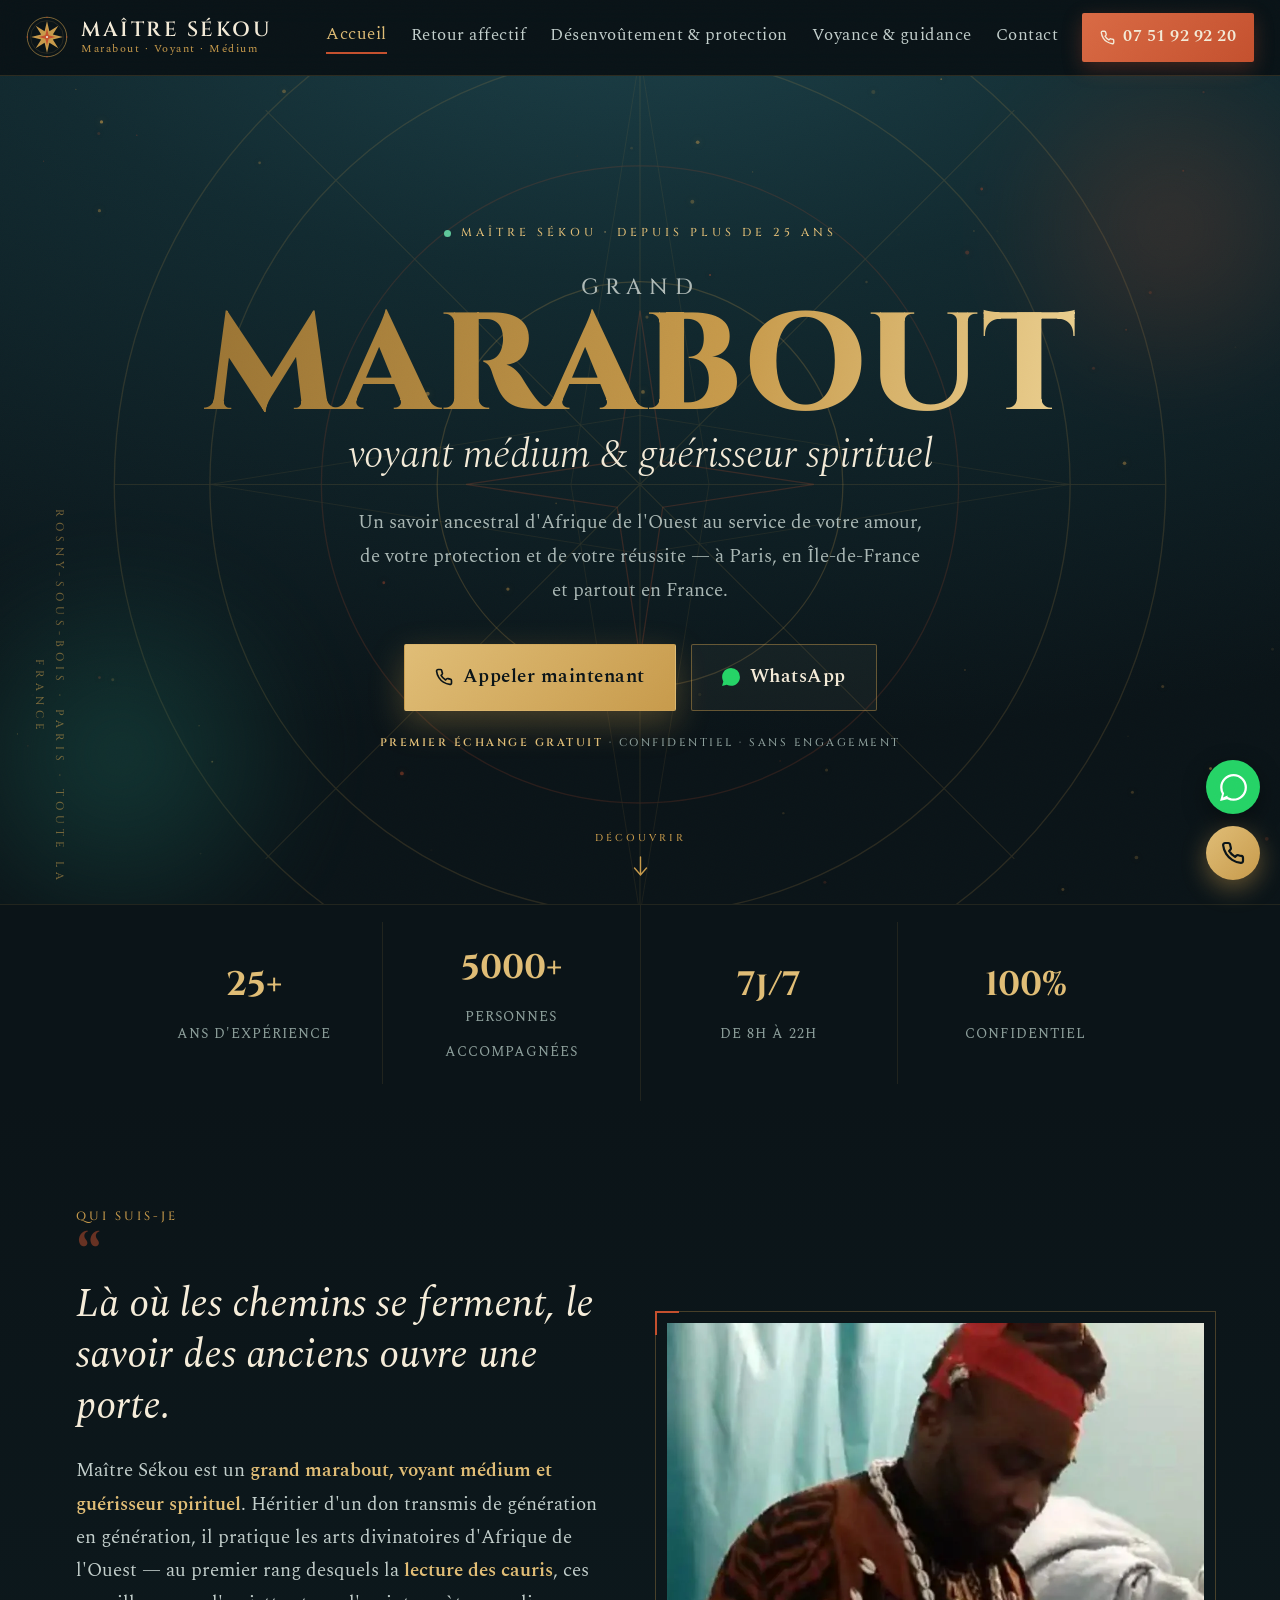
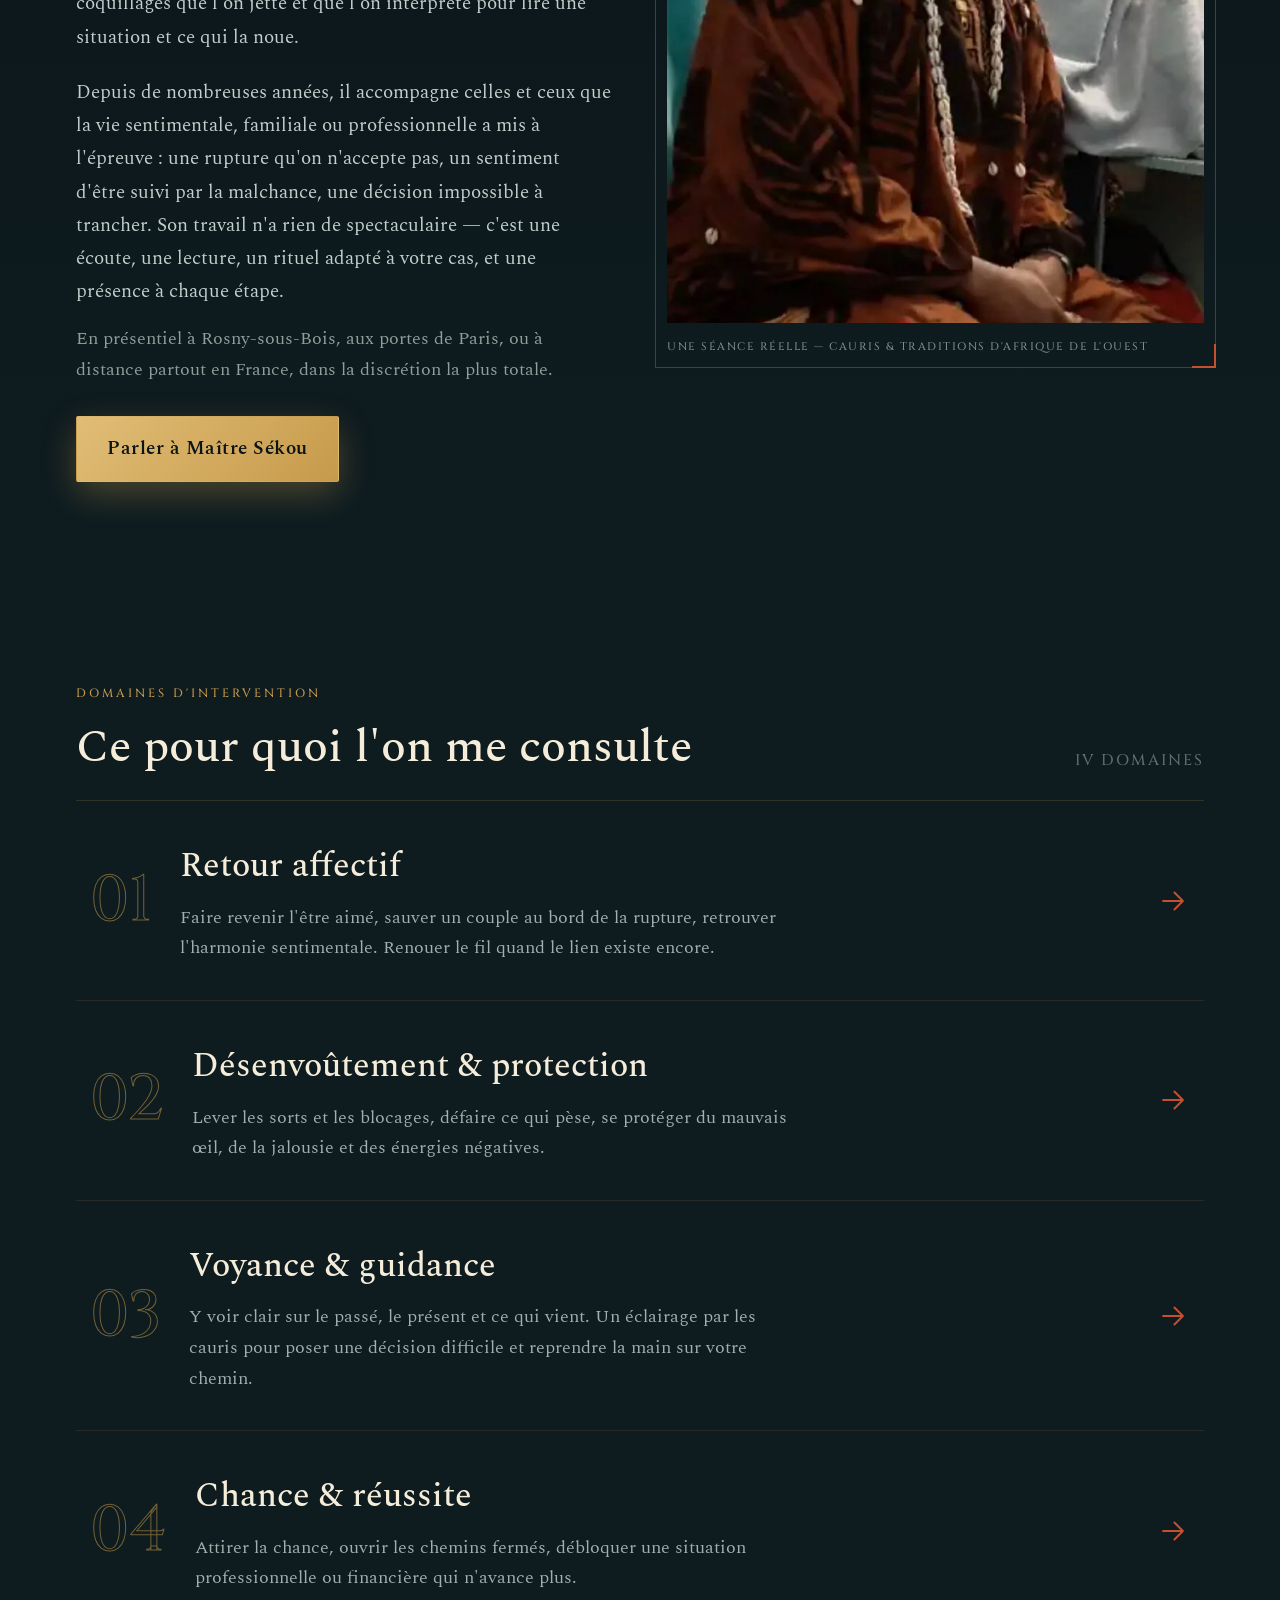
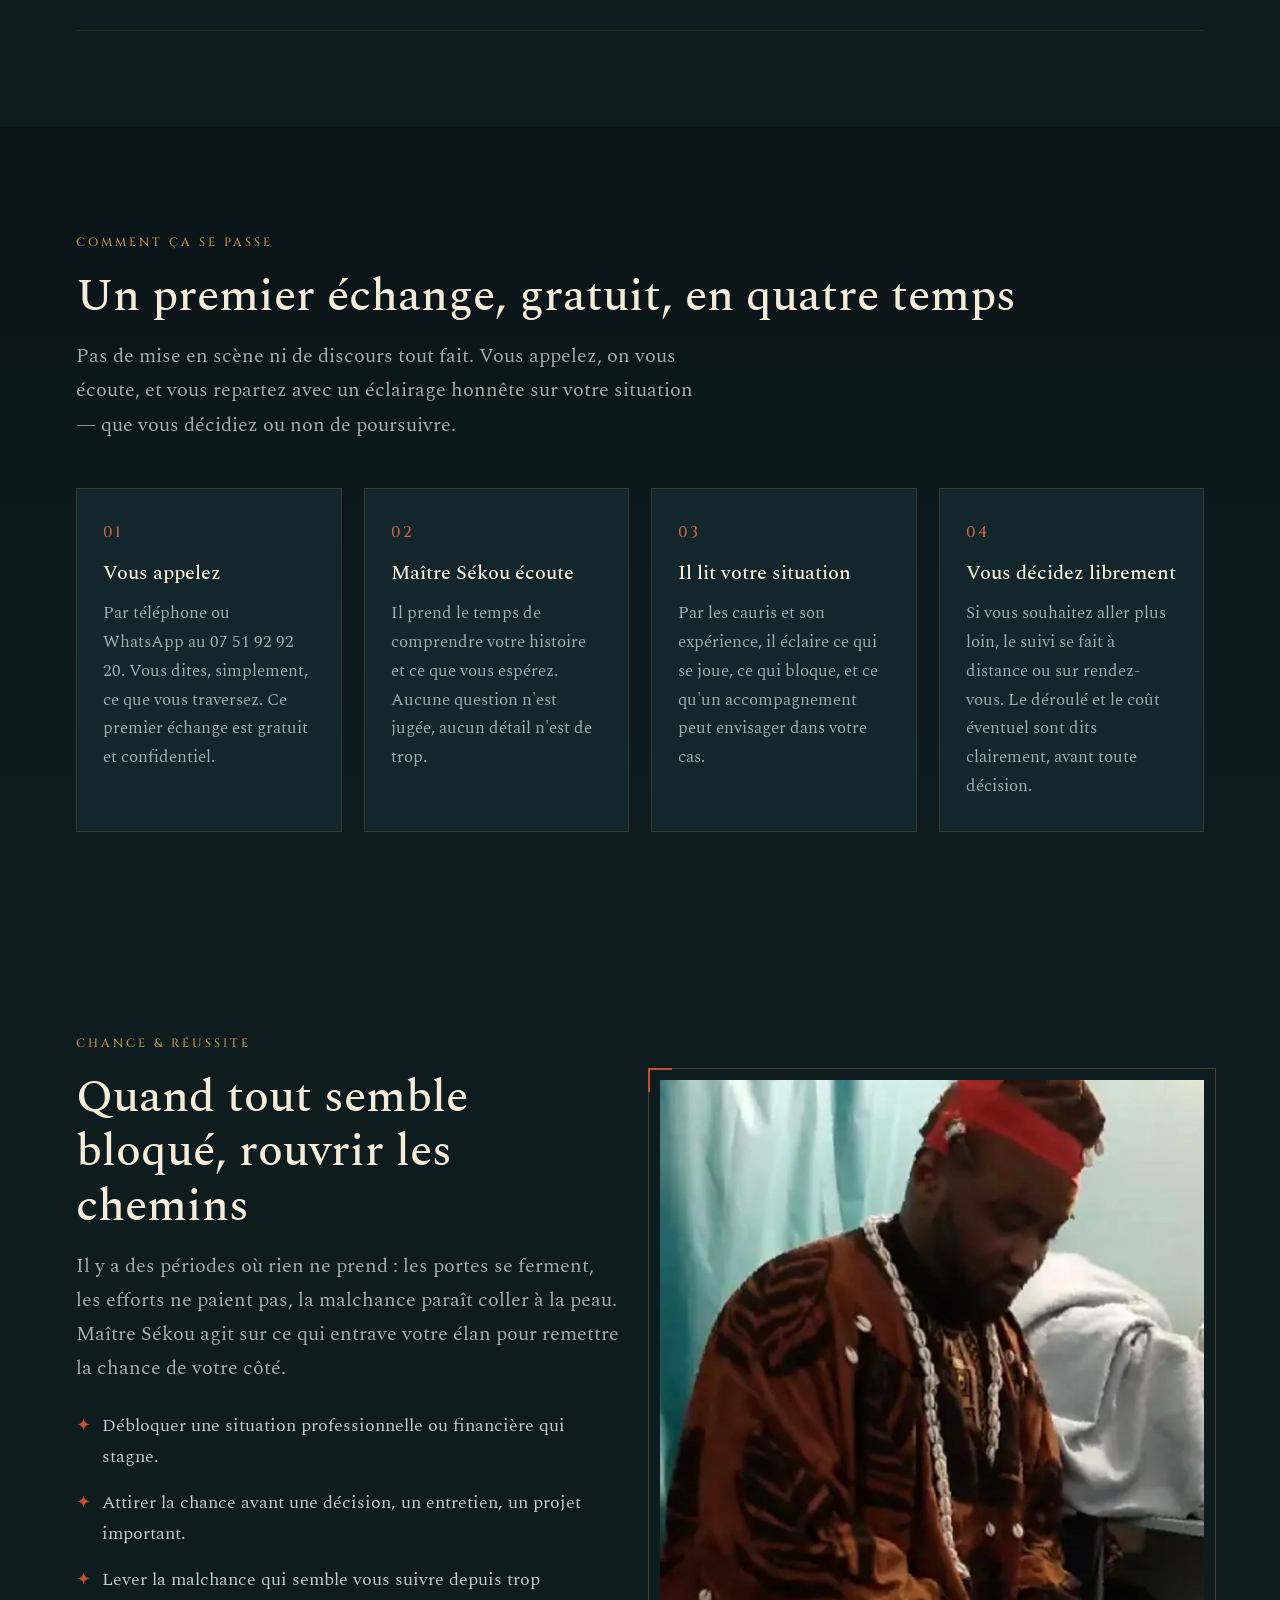
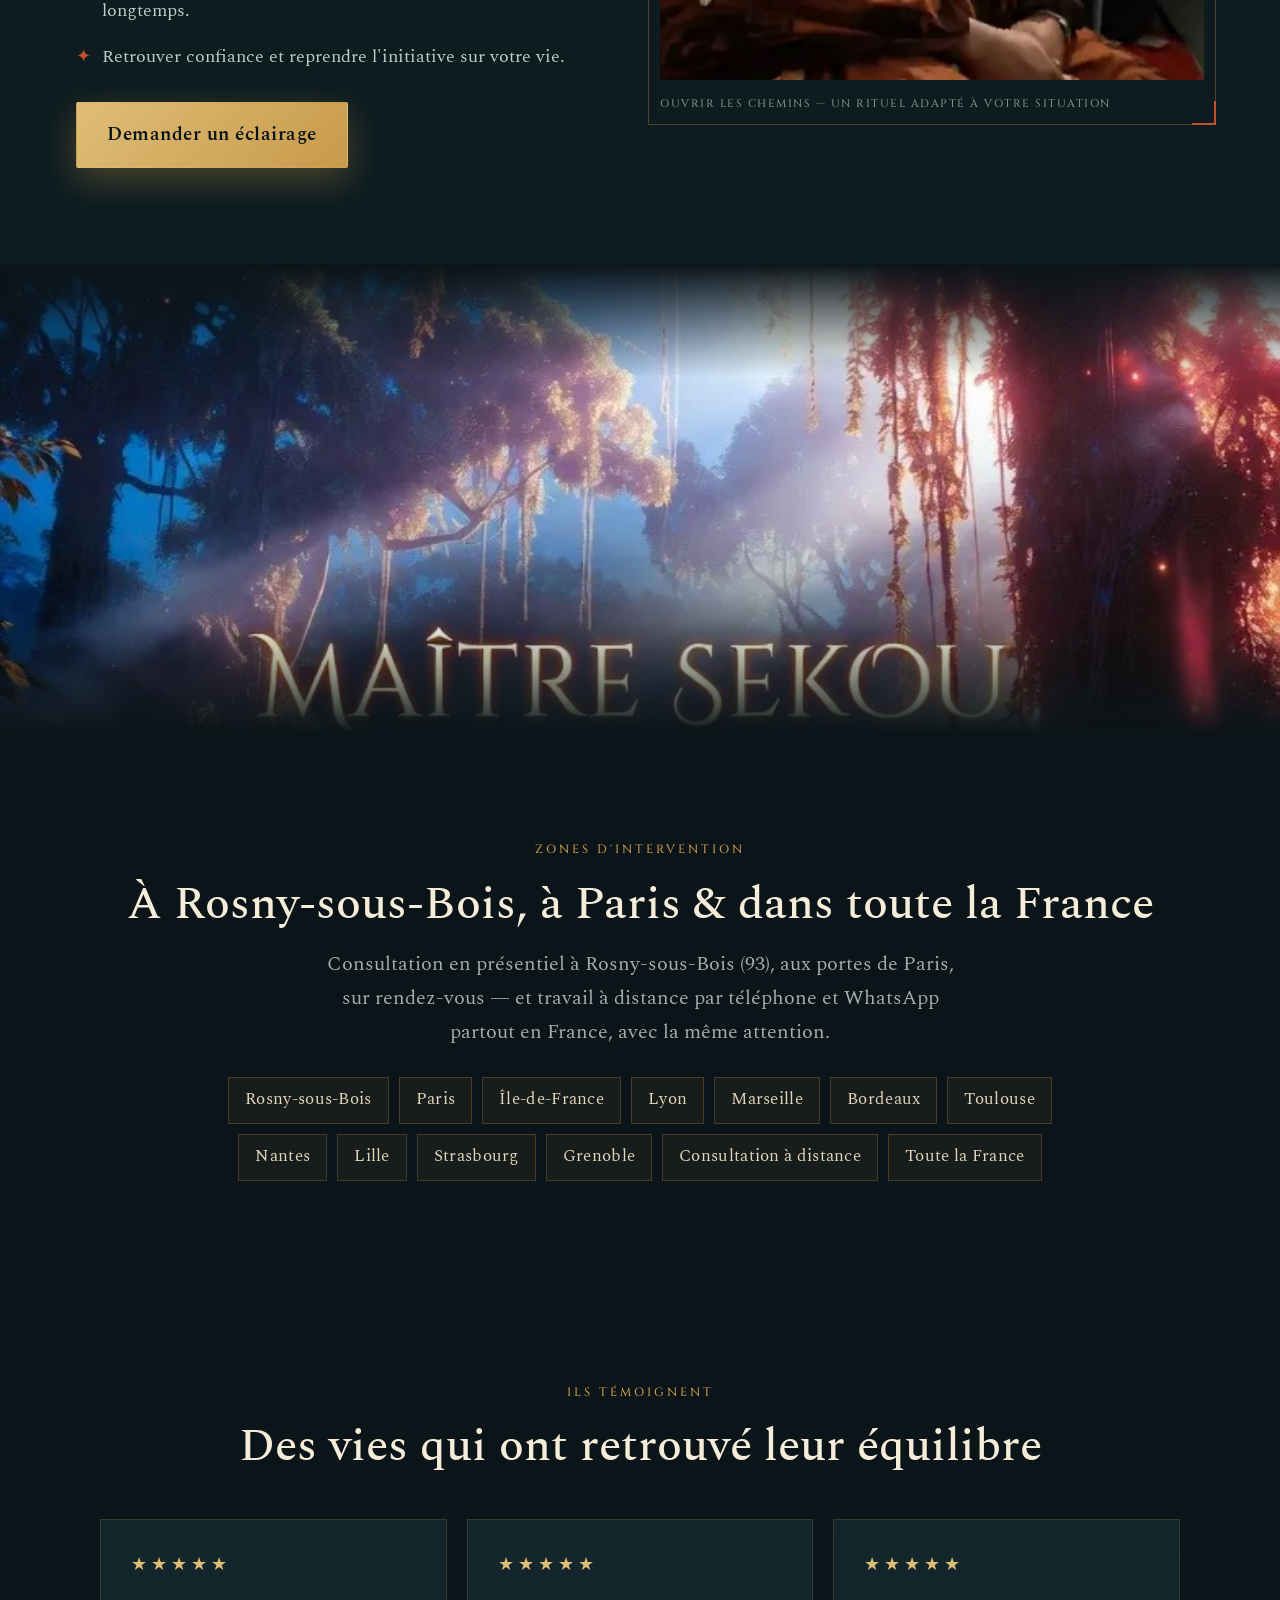
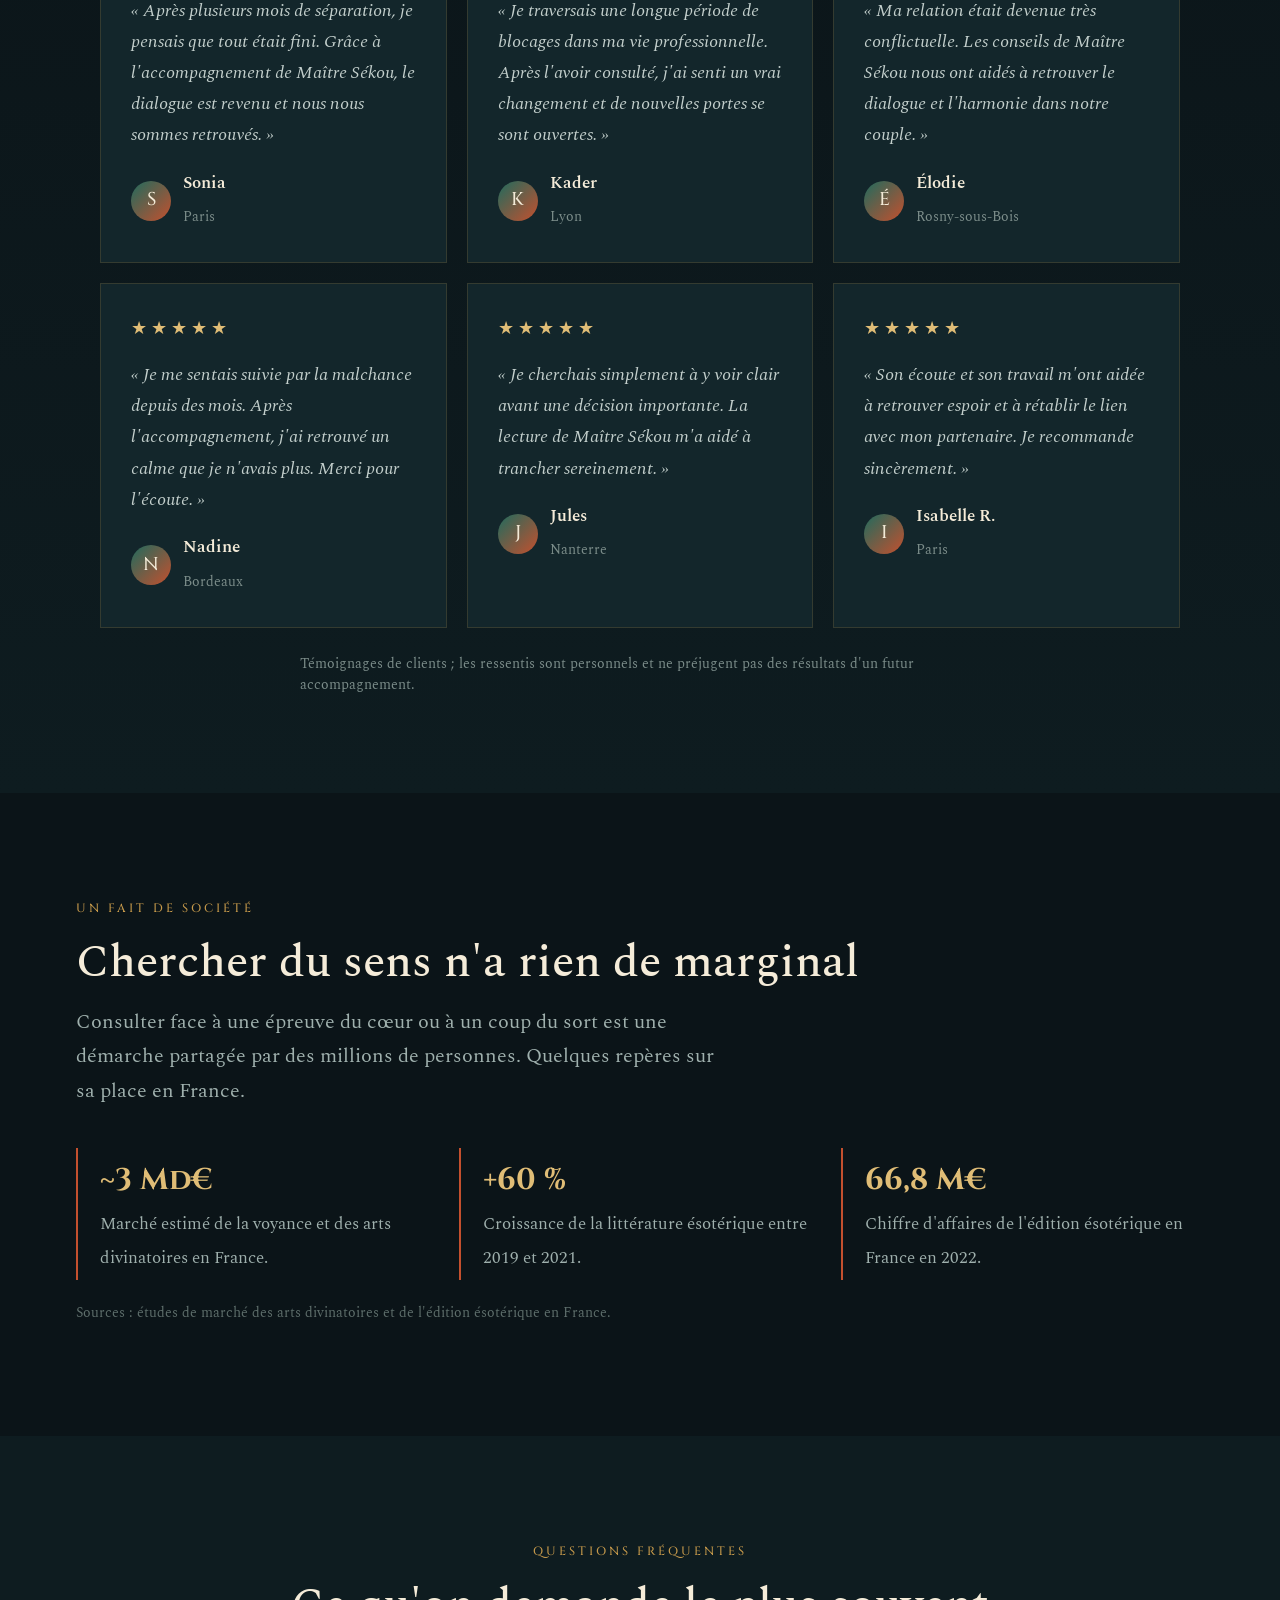
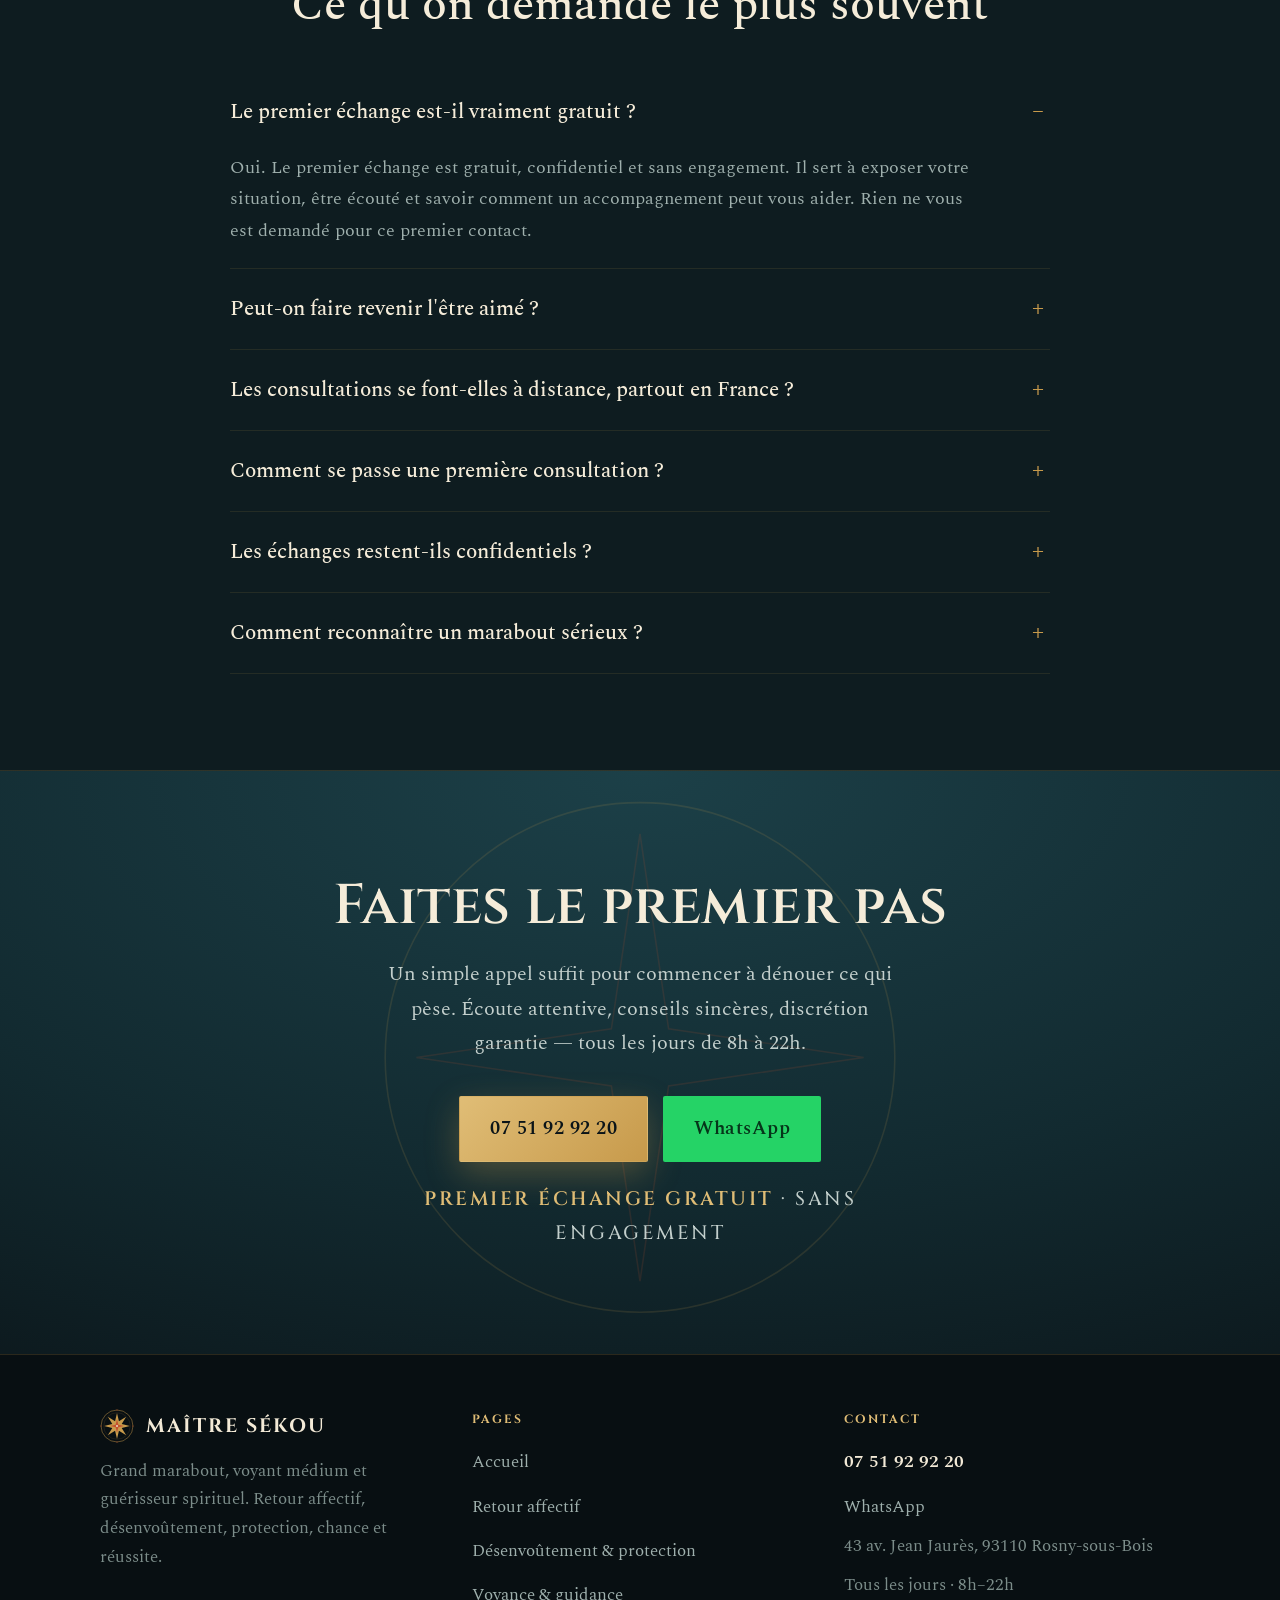
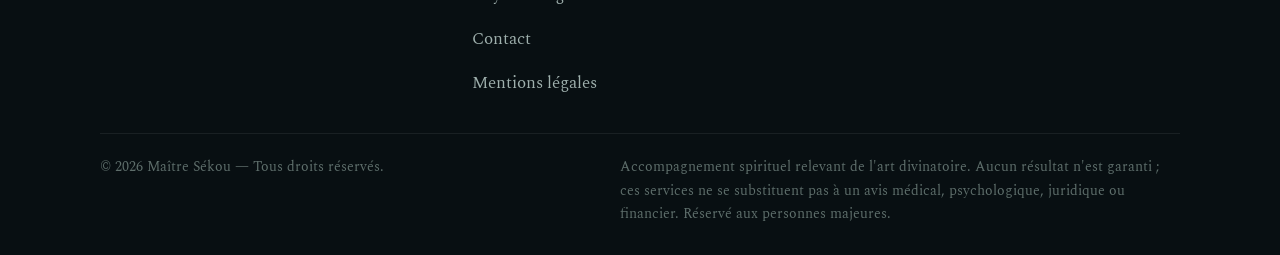
<file: index.html>
<!DOCTYPE html>
<html lang="fr">
<head>
  <meta charset="utf-8">
  <meta name="viewport" content="width=device-width, initial-scale=1">

  <!-- SEO principal -->
  <title>Maître Sékou — Grand Marabout Voyant Médium à Paris &amp; partout en France</title>
  <meta name="description" content="Maître Sékou, grand marabout, voyant médium et guérisseur spirituel à Paris, en Île-de-France et dans toute la France. Retour affectif, désenvoûtement, protection, chance. Premier échange gratuit, confidentiel, 7j/7. ☎ 07 51 92 92 20.">
  <meta name="author" content="Maître Sékou">
  <meta name="robots" content="index, follow, max-image-preview:large">
  <meta name="format-detection" content="telephone=yes">
  <meta name="theme-color" content="#0b1418">
  <link rel="canonical" href="https://maitresekou.pro/">

  <!-- Open Graph -->
  <meta property="og:type" content="website">
  <meta property="og:locale" content="fr_FR">
  <meta property="og:site_name" content="Maître Sékou">
  <meta property="og:title" content="Maître Sékou — Grand Marabout Voyant Médium Guérisseur">
  <meta property="og:description" content="Un savoir ancestral d'Afrique de l'Ouest au service de votre amour, de votre protection et de votre réussite. Premier échange gratuit, partout en France.">
  <meta property="og:url" content="https://maitresekou.pro/">
  <meta property="og:image" content="https://maitresekou.pro/assets/images/og-image.jpg">
  <meta property="og:image:width" content="1200">
  <meta property="og:image:height" content="630">
  <meta property="og:image:alt" content="Maître Sékou — Grand Marabout, voyant médium et guérisseur spirituel">
  <meta name="twitter:card" content="summary_large_image">
  <meta name="twitter:title" content="Maître Sékou — Grand Marabout Voyant Médium">
  <meta name="twitter:image" content="https://maitresekou.pro/assets/images/og-image.jpg">

  <link rel="icon" type="image/png" href="./favicon-96x96.png" sizes="96x96">
  <link rel="icon" type="image/svg+xml" href="./favicon.svg">
  <link rel="shortcut icon" href="./favicon.ico">
  <link rel="apple-touch-icon" sizes="180x180" href="./apple-touch-icon.png">
  <link rel="manifest" href="./site.webmanifest">

  <!-- Typo -->
  <link rel="preload" as="image" href="./assets/images/maitre-sekou.webp">
  <link rel="stylesheet" href="./assets/css/fonts.css">
  <link rel="stylesheet" href="./assets/css/site.css">

  <!-- JSON-LD (@graph) — honnête : adresse réelle (Rosny-sous-Bois), AUCUN AggregateRating fabriqué -->
  <script type="application/ld+json">
  {
    "@context": "https://schema.org",
    "@graph": [
      {
        "@type": "Organization",
        "@id": "https://maitresekou.pro/#organization",
        "name": "Maître Sékou",
        "url": "https://maitresekou.pro/",
        "image": "https://maitresekou.pro/assets/images/maitre-sekou.webp",
        "telephone": "+33751929220",
        "address": { "@type": "PostalAddress", "streetAddress": "43 avenue Jean Jaurès", "postalCode": "93110", "addressLocality": "Rosny-sous-Bois", "addressCountry": "FR" }
      },
      {
        "@type": "WebSite",
        "@id": "https://maitresekou.pro/#website",
        "url": "https://maitresekou.pro/",
        "name": "Maître Sékou",
        "inLanguage": "fr-FR",
        "publisher": { "@id": "https://maitresekou.pro/#organization" }
      },
      {
        "@type": "LocalBusiness",
        "@id": "https://maitresekou.pro/#localbusiness",
        "name": "Maître Sékou — marabout, voyance et accompagnement spirituel",
        "image": "https://maitresekou.pro/assets/images/maitre-sekou.webp",
        "telephone": "+33751929220",
        "url": "https://maitresekou.pro/",
        "priceRange": "€€",
        "address": { "@type": "PostalAddress", "streetAddress": "43 avenue Jean Jaurès", "postalCode": "93110", "addressLocality": "Rosny-sous-Bois", "addressCountry": "FR" },
        "areaServed": { "@type": "Country", "name": "France" },
        "openingHoursSpecification": [{ "@type": "OpeningHoursSpecification", "dayOfWeek": ["Monday","Tuesday","Wednesday","Thursday","Friday","Saturday","Sunday"], "opens": "08:00", "closes": "22:00" }]
      },
      {
        "@type": "Person",
        "@id": "https://maitresekou.pro/#person",
        "name": "Maître Sékou",
        "jobTitle": "Marabout, voyant médium et guérisseur spirituel",
        "description": "Marabout, voyant médium et guérisseur spirituel, héritier des traditions divinatoires d'Afrique de l'Ouest (lecture des cauris). Accompagne depuis de nombreuses années des personnes confrontées à une épreuve sentimentale, à des influences négatives ou à un besoin d'y voir clair.",
        "image": "https://maitresekou.pro/assets/images/maitre-sekou.webp",
        "telephone": "+33751929220",
        "worksFor": { "@id": "https://maitresekou.pro/#organization" },
        "knowsAbout": ["Retour affectif", "Désenvoûtement et protection", "Voyance et guidance", "Chance et réussite", "Traditions divinatoires d'Afrique de l'Ouest"]
      },
      {
        "@type": "WebPage",
        "@id": "https://maitresekou.pro/#webpage",
        "url": "https://maitresekou.pro/",
        "name": "Maître Sékou — Grand Marabout Voyant Médium",
        "isPartOf": { "@id": "https://maitresekou.pro/#website" },
        "about": { "@id": "https://maitresekou.pro/#organization" },
        "primaryImageOfPage": "https://maitresekou.pro/assets/images/maitre-sekou.webp",
        "inLanguage": "fr-FR"
      },
      {
        "@type": "BreadcrumbList",
        "@id": "https://maitresekou.pro/#breadcrumb",
        "itemListElement": [
          { "@type": "ListItem", "position": 1, "name": "Accueil", "item": "https://maitresekou.pro/" }
        ]
      },
      {
        "@type": "FAQPage",
        "@id": "https://maitresekou.pro/#faq",
        "mainEntity": [
          { "@type": "Question", "name": "Le premier échange est-il vraiment gratuit ?", "acceptedAnswer": { "@type": "Answer", "text": "Oui. Le premier échange avec Maître Sékou est gratuit, confidentiel et sans engagement. Il sert à exposer votre situation, être écouté et savoir comment un accompagnement peut vous aider. Rien ne vous est demandé pour ce premier contact." } },
          { "@type": "Question", "name": "Peut-on faire revenir l'être aimé ?", "acceptedAnswer": { "@type": "Answer", "text": "Le retour affectif est le domaine pour lequel on consulte Maître Sékou le plus souvent. Le travail vise à apaiser les tensions, lever ce qui bloque et rouvrir le dialogue lorsque le lien existe encore. Méfiez-vous de toute personne qui vous garantit un retour à date fixe : un accompagnement sérieux n'achète pas un résultat, il agit avec vous." } },
          { "@type": "Question", "name": "Les consultations se font-elles à distance, partout en France ?", "acceptedAnswer": { "@type": "Answer", "text": "Oui. La plupart des consultations se font par téléphone et WhatsApp, partout en France, avec la même attention qu'en présentiel. Un rendez-vous sur place reste possible à Rosny-sous-Bois (93), aux portes de Paris." } },
          { "@type": "Question", "name": "Comment se passe une première consultation ?", "acceptedAnswer": { "@type": "Answer", "text": "Vous appelez ou écrivez, vous exposez votre situation avec vos mots. Maître Sékou écoute, pose des questions, lit ce qui doit l'être, puis vous explique clairement ce qu'un accompagnement peut envisager dans votre cas. Vous décidez ensuite librement de poursuivre ou non." } },
          { "@type": "Question", "name": "Les échanges restent-ils confidentiels ?", "acceptedAnswer": { "@type": "Answer", "text": "Absolument. Ce que vous confiez à Maître Sékou reste strictement privé. Les échanges par téléphone et WhatsApp ne sont jamais partagés." } },
          { "@type": "Question", "name": "Comment reconnaître un marabout sérieux ?", "acceptedAnswer": { "@type": "Answer", "text": "Un praticien sérieux prend le temps de vous écouter, parle franchement de ce qui est possible et de ce qui ne l'est pas, respecte votre rythme et propose un premier échange sans engagement. Fuyez les promesses chiffrées, les délais garantis et la pression à payer dans l'urgence." } }
        ]
      }
    ]
  }
  </script>
</head>
<body>

  <a class="skip" href="#contenu">Aller au contenu</a>
  <div class="grain" aria-hidden="true"></div>

  <!-- ===== EN-TÊTE ===== -->
  <header class="site-header">
    <div class="bar">
      <a class="brand" href="./index.html" aria-label="Maître Sékou — accueil">
        <img class="brand-mark" src="./assets/logo/maitre-sekou-embleme.svg" width="42" height="42" alt="" aria-hidden="true">
        <span class="wm"><b>MAÎTRE SÉKOU</b><span>Marabout · Voyant · Médium</span></span>
      </a>
      <nav class="nav" aria-label="Navigation principale">
        <a href="./index.html" aria-current="page">Accueil</a>
        <a href="./retour-affectif.html">Retour affectif</a>
        <a href="./desenvoutement-protection.html">Désenvoûtement &amp; protection</a>
        <a href="./voyance-guidance.html">Voyance &amp; guidance</a>
        <a href="./contact.html">Contact</a>
        <a class="tel" href="tel:+33751929220">
          <svg width="15" height="15" viewBox="0 0 24 24" fill="none" stroke="currentColor" stroke-width="2.2" stroke-linecap="round" stroke-linejoin="round"><path d="M22 16.92v3a2 2 0 0 1-2.18 2 19.79 19.79 0 0 1-8.63-3.07 19.5 19.5 0 0 1-6-6 19.79 19.79 0 0 1-3.07-8.67A2 2 0 0 1 4.11 2h3a2 2 0 0 1 2 1.72c.13.96.36 1.9.7 2.81a2 2 0 0 1-.45 2.11L8.09 9.91a16 16 0 0 0 6 6l1.27-1.27a2 2 0 0 1 2.11-.45c.91.34 1.85.57 2.81.7A2 2 0 0 1 22 16.92Z"></path></svg>
          07 51 92 92 20
        </a>
      </nav>
      <button class="burger" aria-label="Ouvrir le menu" aria-expanded="false" data-burger>
        <svg width="22" height="22" viewBox="0 0 24 24" fill="none" stroke="#e0bd76" stroke-width="2" stroke-linecap="round"><path d="M3 6h18M3 12h18M3 18h18"></path></svg>
      </button>
    </div>
    <div class="mobile-menu" data-mobile-menu data-open="0">
      <a href="./index.html">Accueil</a>
      <a href="./retour-affectif.html">Retour affectif</a>
      <a href="./desenvoutement-protection.html">Désenvoûtement &amp; protection</a>
      <a href="./voyance-guidance.html">Voyance &amp; guidance</a>
      <a href="./contact.html">Contact</a>
      <a class="tel" href="tel:+33751929220">Appeler le 07 51 92 92 20</a>
    </div>
  </header>

  <main id="contenu">

    <!-- ===== HÉRO ===== -->
    <section class="hero">
      <canvas data-embers aria-hidden="true"></canvas>
      <div class="compas" aria-hidden="true">
        <svg width="min(118vh,1180px)" height="min(118vh,1180px)" viewBox="0 0 400 400" fill="none" style="opacity:.16;animation:slowspin 150s linear infinite">
          <circle cx="200" cy="200" r="198" stroke="#c79a4b" stroke-width="0.5"></circle>
          <circle cx="200" cy="200" r="162" stroke="#c79a4b" stroke-width="0.5"></circle>
          <circle cx="200" cy="200" r="120" stroke="#c4502e" stroke-width="0.5"></circle>
          <g stroke="#c79a4b" stroke-width="0.4" opacity="0.85"><path d="M200 2 L200 398 M2 200 L398 200 M59 59 L341 341 M341 59 L59 341"></path></g>
          <g stroke="#c79a4b" stroke-width="0.35" opacity="0.6"><path d="M200 38 L226 200 L200 362 L174 200 Z"></path><path d="M38 200 L200 174 L362 200 L200 226 Z"></path></g>
        </svg>
      </div>
      <div class="compas" aria-hidden="true">
        <svg width="min(46vh,440px)" height="min(46vh,440px)" viewBox="0 0 200 200" fill="none" style="opacity:.22;animation:counterspin 90s linear infinite">
          <circle cx="100" cy="100" r="98" stroke="#c79a4b" stroke-width="0.6"></circle>
          <path d="M100 16 L111 89 L184 100 L111 111 L100 184 L89 111 L16 100 L89 89 Z" stroke="#c4502e" stroke-width="0.6"></path>
        </svg>
      </div>
      <div class="glow glow-1" aria-hidden="true"></div>
      <div class="glow glow-2" aria-hidden="true"></div>
      <div class="ville" aria-hidden="true">Rosny-sous-Bois · Paris · Toute la France</div>

      <div class="hero-inner">
        <p class="hero-eyebrow"><span class="dot"></span>Maître Sékou · depuis plus de 25 ans<!-- DURÉE À CONFIRMER CLIENT --></p>
        <h1>
          <span class="l1">Grand</span>
          <span class="l2 sheen">MARABOUT</span>
          <span class="l3">voyant médium &amp; guérisseur spirituel</span>
        </h1>
        <p class="hero-lede">Un savoir ancestral d'Afrique de l'Ouest au service de votre amour, de votre protection et de votre réussite — à Paris, en Île-de-France et partout en France.</p>
        <div class="hero-actions">
          <a class="btn btn-or" href="tel:+33751929220">
            <svg viewBox="0 0 24 24" fill="none" stroke="currentColor" stroke-width="2.2" stroke-linecap="round" stroke-linejoin="round"><path d="M22 16.92v3a2 2 0 0 1-2.18 2 19.79 19.79 0 0 1-8.63-3.07 19.5 19.5 0 0 1-6-6 19.79 19.79 0 0 1-3.07-8.67A2 2 0 0 1 4.11 2h3a2 2 0 0 1 2 1.72c.13.96.36 1.9.7 2.81a2 2 0 0 1-.45 2.11L8.09 9.91a16 16 0 0 0 6 6l1.27-1.27a2 2 0 0 1 2.11-.45c.91.34 1.85.57 2.81.7A2 2 0 0 1 22 16.92Z"></path></svg>
            Appeler maintenant
          </a>
          <a class="btn btn-ligne" href="https://wa.me/33751929220">
            <svg viewBox="0 0 24 24" fill="#25D366" aria-hidden="true"><path d="M.057 24l1.687-6.163a11.867 11.867 0 0 1-1.587-5.946C.16 5.335 5.495 0 12.05 0a11.821 11.821 0 0 1 8.413 3.488 11.824 11.824 0 0 1 3.48 8.414c-.003 6.557-5.338 11.892-11.893 11.892a11.9 11.9 0 0 1-5.688-1.448L.057 24z"></path></svg>
            WhatsApp
          </a>
        </div>
        <p class="hero-note"><b>Premier échange gratuit</b> · confidentiel · sans engagement</p>
      </div>

      <a class="scroll-cue" href="#presentation" aria-label="Découvrir">
        <span>Découvrir</span>
        <svg width="16" height="22" viewBox="0 0 16 22" fill="none" stroke="#c79a4b" stroke-width="1.4" stroke-linecap="round"><path d="M8 1 L8 18 M2 12 L8 19 L14 12"></path></svg>
      </a>
    </section>

    <!-- ===== STATS ===== -->
    <section class="stats" aria-label="En bref">
      <div class="row">
        <div class="stat" data-reveal><b>25+</b><span>ans d'expérience<!-- À CONFIRMER CLIENT --></span></div>
        <div class="stat" data-reveal><b>5000+</b><span>personnes accompagnées<!-- À CONFIRMER CLIENT --></span></div>
        <div class="stat" data-reveal><b>7j/7</b><span>de 8h à 22h</span></div>
        <div class="stat" data-reveal><b>100%</b><span>confidentiel</span></div>
      </div>
    </section>

    <!-- ===== PRÉSENTATION / QUI SUIS-JE ===== -->
    <section class="section section--alt" id="presentation">
      <div class="wrap">
        <div class="bio bio-grid">
          <div data-reveal>
            <span class="kicker">Qui suis-je</span>
            <div class="bio-quote" aria-hidden="true">&ldquo;</div>
            <h2>Là où les chemins se ferment, le savoir des anciens ouvre une porte.</h2>
            <p>Maître Sékou est un <strong>grand marabout, voyant médium et guérisseur spirituel</strong>. Héritier d'un don transmis de génération en génération, il pratique les arts divinatoires d'Afrique de l'Ouest — au premier rang desquels la <strong>lecture des cauris</strong>, ces coquillages que l'on jette et que l'on interprète pour lire une situation et ce qui la noue.</p>
            <p>Depuis de nombreuses années, il accompagne celles et ceux que la vie sentimentale, familiale ou professionnelle a mis à l'épreuve : une rupture qu'on n'accepte pas, un sentiment d'être suivi par la malchance, une décision impossible à trancher. Son travail n'a rien de spectaculaire — c'est une écoute, une lecture, un rituel adapté à votre cas, et une présence à chaque étape.</p>
            <p class="sub">En présentiel à Rosny-sous-Bois, aux portes de Paris, ou à distance partout en France, dans la discrétion la plus totale.</p>
            <div class="hero-actions" style="margin-top:30px;justify-content:flex-start">
              <a class="btn btn-or" href="tel:+33751929220">Parler à Maître Sékou</a>
            </div>
          </div>
          <figure class="cadre" data-reveal style="margin:0">
            <span class="c-tl" aria-hidden="true"></span><span class="c-br" aria-hidden="true"></span>
            <img src="./assets/images/maitre-sekou.webp" alt="Maître Sékou en tenue traditionnelle ouest-africaine, colliers de cauris, lors d'une consultation" loading="lazy" decoding="async">
            <figcaption>Une séance réelle — cauris &amp; traditions d'Afrique de l'Ouest</figcaption>
          </figure>
        </div>
      </div>
    </section>

    <!-- ===== DOMAINES ===== -->
    <section class="section section--deep">
      <div class="wrap">
        <div class="dom-head" data-reveal>
          <div>
            <span class="kicker">Domaines d'intervention</span>
            <h2 class="section-titre">Ce pour quoi l'on me consulte</h2>
          </div>
          <span class="compteur">IV DOMAINES</span>
        </div>

        <a class="dom" href="./retour-affectif.html" data-reveal>
          <span class="num">01</span>
          <div><h3>Retour affectif</h3><p>Faire revenir l'être aimé, sauver un couple au bord de la rupture, retrouver l'harmonie sentimentale. Renouer le fil quand le lien existe encore.</p></div>
          <svg class="arr" width="34" height="34" viewBox="0 0 24 24" fill="none" stroke="currentColor" stroke-width="1.4" stroke-linecap="round" stroke-linejoin="round" aria-hidden="true"><path d="M5 12h14M13 6l6 6-6 6"></path></svg>
        </a>
        <a class="dom" href="./desenvoutement-protection.html" data-reveal>
          <span class="num">02</span>
          <div><h3>Désenvoûtement &amp; protection</h3><p>Lever les sorts et les blocages, défaire ce qui pèse, se protéger du mauvais œil, de la jalousie et des énergies négatives.</p></div>
          <svg class="arr" width="34" height="34" viewBox="0 0 24 24" fill="none" stroke="currentColor" stroke-width="1.4" stroke-linecap="round" stroke-linejoin="round" aria-hidden="true"><path d="M5 12h14M13 6l6 6-6 6"></path></svg>
        </a>
        <a class="dom" href="./voyance-guidance.html" data-reveal>
          <span class="num">03</span>
          <div><h3>Voyance &amp; guidance</h3><p>Y voir clair sur le passé, le présent et ce qui vient. Un éclairage par les cauris pour poser une décision difficile et reprendre la main sur votre chemin.</p></div>
          <svg class="arr" width="34" height="34" viewBox="0 0 24 24" fill="none" stroke="currentColor" stroke-width="1.4" stroke-linecap="round" stroke-linejoin="round" aria-hidden="true"><path d="M5 12h14M13 6l6 6-6 6"></path></svg>
        </a>
        <a class="dom" href="#chance" data-reveal>
          <span class="num">04</span>
          <div><h3>Chance &amp; réussite</h3><p>Attirer la chance, ouvrir les chemins fermés, débloquer une situation professionnelle ou financière qui n'avance plus.</p></div>
          <svg class="arr" width="34" height="34" viewBox="0 0 24 24" fill="none" stroke="currentColor" stroke-width="1.4" stroke-linecap="round" stroke-linejoin="round" aria-hidden="true"><path d="M5 12h14M13 6l6 6-6 6"></path></svg>
        </a>
      </div>
    </section>

    <!-- ===== DÉROULÉ ===== -->
    <section class="section section--alt">
      <div class="wrap">
        <div data-reveal>
          <span class="kicker">Comment ça se passe</span>
          <h2 class="section-titre">Un premier échange, gratuit, en quatre temps</h2>
          <p class="section-intro">Pas de mise en scène ni de discours tout fait. Vous appelez, on vous écoute, et vous repartez avec un éclairage honnête sur votre situation — que vous décidiez ou non de poursuivre.</p>
        </div>
        <div class="etapes">
          <div class="etape" data-reveal><div class="n">01</div><h3>Vous appelez</h3><p>Par téléphone ou WhatsApp au 07 51 92 92 20. Vous dites, simplement, ce que vous traversez. Ce premier échange est gratuit et confidentiel.</p></div>
          <div class="etape" data-reveal><div class="n">02</div><h3>Maître Sékou écoute</h3><p>Il prend le temps de comprendre votre histoire et ce que vous espérez. Aucune question n'est jugée, aucun détail n'est de trop.</p></div>
          <div class="etape" data-reveal><div class="n">03</div><h3>Il lit votre situation</h3><p>Par les cauris et son expérience, il éclaire ce qui se joue, ce qui bloque, et ce qu'un accompagnement peut envisager dans votre cas.</p></div>
          <div class="etape" data-reveal><div class="n">04</div><h3>Vous décidez librement</h3><p>Si vous souhaitez aller plus loin, le suivi se fait à distance ou sur rendez-vous. Le déroulé et le coût éventuel sont dits clairement, avant toute décision.</p></div>
        </div>
      </div>
    </section>

    <!-- ===== CHANCE & RÉUSSITE (section) ===== -->
    <section class="section section--deep" id="chance">
      <div class="wrap">
        <div class="chance-grid">
          <div data-reveal>
            <span class="kicker">Chance &amp; réussite</span>
            <h2 class="section-titre">Quand tout semble bloqué, rouvrir les chemins</h2>
            <p class="section-intro" style="max-width:560px">Il y a des périodes où rien ne prend : les portes se ferment, les efforts ne paient pas, la malchance paraît coller à la peau. Maître Sékou agit sur ce qui entrave votre élan pour remettre la chance de votre côté.</p>
            <ul class="chance-points">
              <li>Débloquer une situation professionnelle ou financière qui stagne.</li>
              <li>Attirer la chance avant une décision, un entretien, un projet important.</li>
              <li>Lever la malchance qui semble vous suivre depuis trop longtemps.</li>
              <li>Retrouver confiance et reprendre l'initiative sur votre vie.</li>
            </ul>
            <div class="hero-actions" style="margin-top:30px;justify-content:flex-start">
              <a class="btn btn-or" href="tel:+33751929220">Demander un éclairage</a>
            </div>
          </div>
          <figure class="cadre" data-reveal style="margin:0">
            <span class="c-tl" aria-hidden="true"></span><span class="c-br" aria-hidden="true"></span>
            <img src="./assets/images/maitre-sekou.webp" alt="Objets rituels et cauris lors d'une consultation avec Maître Sékou" loading="lazy" decoding="async">
            <figcaption>Ouvrir les chemins — un rituel adapté à votre situation</figcaption>
          </figure>
        </div>
      </div>
    </section>

    <!-- ===== BANDEAU CINÉMATIQUE ===== -->
    <div class="bande-image">
      <img src="./assets/images/foret-nuit.webp" alt="Maître Sékou — un savoir ancestral d'Afrique de l'Ouest" loading="lazy" decoding="async">
    </div>

    <!-- ===== ZONES ===== -->
    <section class="section section--center">
      <div class="wrap" data-reveal>
        <span class="kicker">Zones d'intervention</span>
        <h2 class="section-titre">À Rosny-sous-Bois, à Paris &amp; dans toute la France</h2>
        <p class="section-intro">Consultation en présentiel à Rosny-sous-Bois (93), aux portes de Paris, sur rendez-vous — et travail à distance par téléphone et WhatsApp partout en France, avec la même attention.</p>
        <div class="zones-tags">
          <span>Rosny-sous-Bois</span><span>Paris</span><span>Île-de-France</span><span>Lyon</span><span>Marseille</span><span>Bordeaux</span><span>Toulouse</span><span>Nantes</span><span>Lille</span><span>Strasbourg</span><span>Grenoble</span><span>Consultation à distance</span><span>Toute la France</span>
        </div>
      </div>
    </section>

    <!-- ===== AVIS ===== -->
    <section class="section section--alt">
      <div class="wrap">
        <div class="section--center" data-reveal>
          <span class="kicker">Ils témoignent</span>
          <h2 class="section-titre">Des vies qui ont retrouvé leur équilibre</h2>
        </div>
        <div class="avis-grid">
          <figure class="avis" data-reveal data-a-valider="temoignage"><div class="etoiles">★★★★★</div><blockquote>« Après plusieurs mois de séparation, je pensais que tout était fini. Grâce à l'accompagnement de Maître Sékou, le dialogue est revenu et nous nous sommes retrouvés. »</blockquote><figcaption><span class="pastille">S</span><span class="who"><b>Sonia</b><span>Paris</span></span></figcaption></figure>
          <figure class="avis" data-reveal data-a-valider="temoignage"><div class="etoiles">★★★★★</div><blockquote>« Je traversais une longue période de blocages dans ma vie professionnelle. Après l'avoir consulté, j'ai senti un vrai changement et de nouvelles portes se sont ouvertes. »</blockquote><figcaption><span class="pastille">K</span><span class="who"><b>Kader</b><span>Lyon</span></span></figcaption></figure>
          <figure class="avis" data-reveal data-a-valider="temoignage"><div class="etoiles">★★★★★</div><blockquote>« Ma relation était devenue très conflictuelle. Les conseils de Maître Sékou nous ont aidés à retrouver le dialogue et l'harmonie dans notre couple. »</blockquote><figcaption><span class="pastille">É</span><span class="who"><b>Élodie</b><span>Rosny-sous-Bois</span></span></figcaption></figure>
          <figure class="avis" data-reveal data-a-valider="temoignage"><div class="etoiles">★★★★★</div><blockquote>« Je me sentais suivie par la malchance depuis des mois. Après l'accompagnement, j'ai retrouvé un calme que je n'avais plus. Merci pour l'écoute. »</blockquote><figcaption><span class="pastille">N</span><span class="who"><b>Nadine</b><span>Bordeaux</span></span></figcaption></figure>
          <figure class="avis" data-reveal data-a-valider="temoignage"><div class="etoiles">★★★★★</div><blockquote>« Je cherchais simplement à y voir clair avant une décision importante. La lecture de Maître Sékou m'a aidé à trancher sereinement. »</blockquote><figcaption><span class="pastille">J</span><span class="who"><b>Jules</b><span>Nanterre</span></span></figcaption></figure>
          <figure class="avis" data-reveal data-a-valider="temoignage"><div class="etoiles">★★★★★</div><blockquote>« Son écoute et son travail m'ont aidée à retrouver espoir et à rétablir le lien avec mon partenaire. Je recommande sincèrement. »</blockquote><figcaption><span class="pastille">I</span><span class="who"><b>Isabelle R.</b><span>Paris</span></span></figcaption></figure>
        </div>
        <p class="disclaimer">Témoignages de clients ; les ressentis sont personnels et ne préjugent pas des résultats d'un futur accompagnement. <!-- À VALIDER : authenticité et accord des personnes citées --></p>
      </div>
    </section>

    <!-- ===== REPÈRES (information gain) ===== -->
    <section class="section">
      <div class="wrap" data-reveal>
        <span class="kicker">Un fait de société</span>
        <h2 class="section-titre">Chercher du sens n'a rien de marginal</h2>
        <p class="section-intro">Consulter face à une épreuve du cœur ou à un coup du sort est une démarche partagée par des millions de personnes. Quelques repères sur sa place en France.</p>
        <div class="reperes">
          <div class="repere" data-a-valider="chiffre"><b>~3 Md€</b><span>Marché estimé de la voyance et des arts divinatoires en France.</span></div>
          <div class="repere" data-a-valider="chiffre"><b>+60 %</b><span>Croissance de la littérature ésotérique entre 2019 et 2021.</span></div>
          <div class="repere" data-a-valider="chiffre"><b>66,8 M€</b><span>Chiffre d'affaires de l'édition ésotérique en France en 2022.</span></div>
        </div>
        <p class="src">Sources : études de marché des arts divinatoires et de l'édition ésotérique en France. <!-- À COLLECTER : URLs précises des sources --></p>
      </div>
    </section>

    <!-- ===== FAQ ===== -->
    <section class="section section--deep">
      <div class="wrap">
        <div class="section--center" data-reveal>
          <span class="kicker">Questions fréquentes</span>
          <h2 class="section-titre">Ce qu'on demande le plus souvent</h2>
        </div>
        <div class="faq" data-reveal>
          <details open><summary>Le premier échange est-il vraiment gratuit ?</summary><p>Oui. Le premier échange est gratuit, confidentiel et sans engagement. Il sert à exposer votre situation, être écouté et savoir comment un accompagnement peut vous aider. Rien ne vous est demandé pour ce premier contact.</p></details>
          <details><summary>Peut-on faire revenir l'être aimé ?</summary><p>C'est le domaine pour lequel on consulte Maître Sékou le plus souvent. Le travail vise à apaiser les tensions, lever ce qui bloque et rouvrir le dialogue lorsque le lien existe encore. Méfiez-vous de toute personne qui vous garantit un retour à date fixe : un accompagnement sérieux n'achète pas un résultat, il agit avec vous.</p></details>
          <details><summary>Les consultations se font-elles à distance, partout en France ?</summary><p>Oui. La plupart des consultations se font par téléphone et WhatsApp, partout en France, avec la même attention qu'en présentiel. Un rendez-vous sur place reste possible à Rosny-sous-Bois (93), aux portes de Paris.</p></details>
          <details><summary>Comment se passe une première consultation ?</summary><p>Vous appelez ou écrivez, vous exposez votre situation avec vos mots. Maître Sékou écoute, pose des questions, lit ce qui doit l'être par les cauris, puis vous explique clairement ce qu'un accompagnement peut envisager. Vous décidez ensuite librement de poursuivre.</p></details>
          <details><summary>Les échanges restent-ils confidentiels ?</summary><p>Absolument. Ce que vous confiez à Maître Sékou reste strictement privé. Les échanges par téléphone et WhatsApp ne sont jamais partagés.</p></details>
          <details><summary>Comment reconnaître un marabout sérieux ?</summary><p>Un praticien sérieux prend le temps de vous écouter, parle franchement de ce qui est possible et de ce qui ne l'est pas, respecte votre rythme et propose un premier échange sans engagement. Fuyez les promesses chiffrées, les délais garantis et la pression à payer dans l'urgence.</p></details>
        </div>
      </div>
    </section>

    <!-- ===== CTA FINAL ===== -->
    <section class="cta">
      <div class="compas" aria-hidden="true"><svg width="520" height="520" viewBox="0 0 200 200" fill="none" style="opacity:.14;animation:slowspin 120s linear infinite"><circle cx="100" cy="100" r="98" stroke="#c79a4b" stroke-width="0.6"></circle><path d="M100 14 L111 89 L186 100 L111 111 L100 186 L89 111 L14 100 L89 89 Z" stroke="#c4502e" stroke-width="0.6"></path></svg></div>
      <div class="cta-inner" data-reveal>
        <h2>Faites le premier pas</h2>
        <p>Un simple appel suffit pour commencer à dénouer ce qui pèse. Écoute attentive, conseils sincères, discrétion garantie — tous les jours de 8h à 22h.</p>
        <div class="hero-actions">
          <a class="btn btn-or" href="tel:+33751929220">07 51 92 92 20</a>
          <a class="btn btn-wa" href="https://wa.me/33751929220">WhatsApp</a>
        </div>
        <p class="hero-note" style="animation:none"><b>Premier échange gratuit</b> · sans engagement</p>
      </div>
    </section>

  </main>

  <!-- ===== PIED ===== -->
  <footer class="site-footer">
    <div class="foot-grid">
      <div>
        <div class="foot-brand">
          <img class="foot-mark" src="./assets/logo/maitre-sekou-embleme.svg" width="34" height="34" alt="" aria-hidden="true">
          <b>MAÎTRE SÉKOU</b>
        </div>
        <p>Grand marabout, voyant médium et guérisseur spirituel. Retour affectif, désenvoûtement, protection, chance et réussite.</p>
      </div>
      <div>
        <h4>Pages</h4>
        <ul>
          <li><a href="./index.html">Accueil</a></li>
          <li><a href="./retour-affectif.html">Retour affectif</a></li>
          <li><a href="./desenvoutement-protection.html">Désenvoûtement &amp; protection</a></li>
          <li><a href="./voyance-guidance.html">Voyance &amp; guidance</a></li>
          <li><a href="./contact.html">Contact</a></li>
          <li><a href="./mentions-legales.html">Mentions légales</a></li>
        </ul>
      </div>
      <div>
        <h4>Contact</h4>
        <ul>
          <li><a class="tel-f" href="tel:+33751929220">07 51 92 92 20</a></li>
          <li><a href="https://wa.me/33751929220">WhatsApp</a></li>
          <li class="muted">43 av. Jean Jaurès, 93110 Rosny-sous-Bois</li>
          <li class="muted">Tous les jours · 8h–22h</li>
        </ul>
      </div>
    </div>
    <div class="foot-bas">
      <span>© 2026 Maître Sékou — Tous droits réservés.</span>
      <span>Accompagnement spirituel relevant de l'art divinatoire. Aucun résultat n'est garanti ; ces services ne se substituent pas à un avis médical, psychologique, juridique ou financier. Réservé aux personnes majeures.</span>
    </div>
  </footer>

  <!-- ===== BOUTONS FLOTTANTS ===== -->
  <div class="float">
    <a class="wa" href="https://wa.me/33751929220" aria-label="Écrire sur WhatsApp"><svg width="27" height="27" viewBox="0 0 24 24" fill="#fff"><path d="M.057 24l1.687-6.163a11.867 11.867 0 0 1-1.587-5.946C.16 5.335 5.495 0 12.05 0a11.821 11.821 0 0 1 8.413 3.488 11.824 11.824 0 0 1 3.48 8.414c-.003 6.557-5.338 11.892-11.893 11.892a11.9 11.9 0 0 1-5.688-1.448L.057 24zm6.597-3.807c1.676.995 3.276 1.591 5.392 1.592 5.448 0 9.886-4.434 9.889-9.885.002-5.462-4.415-9.89-9.881-9.892-5.452 0-9.887 4.434-9.889 9.884a9.86 9.86 0 0 0 1.51 5.26l-.999 3.648 3.978-1.715z"></path></svg></a>
    <a class="call" href="tel:+33751929220" aria-label="Appeler Maître Sékou"><svg width="24" height="24" viewBox="0 0 24 24" fill="none" stroke="#0b1418" stroke-width="2.2" stroke-linecap="round" stroke-linejoin="round"><path d="M22 16.92v3a2 2 0 0 1-2.18 2 19.79 19.79 0 0 1-8.63-3.07 19.5 19.5 0 0 1-6-6 19.79 19.79 0 0 1-3.07-8.67A2 2 0 0 1 4.11 2h3a2 2 0 0 1 2 1.72c.13.96.36 1.9.7 2.81a2 2 0 0 1-.45 2.11L8.09 9.91a16 16 0 0 0 6 6l1.27-1.27a2 2 0 0 1 2.11-.45c.91.34 1.85.57 2.81.7A2 2 0 0 1 22 16.92Z"></path></svg></a>
  </div>

  <!-- ===== REMONTER EN HAUT ===== -->
  <button class="to-top" data-to-top aria-label="Revenir en haut de la page">
    <svg width="20" height="20" viewBox="0 0 24 24" fill="none" stroke="currentColor" stroke-width="2" stroke-linecap="round" stroke-linejoin="round" aria-hidden="true"><path d="M12 19V5M5 12l7-7 7 7"></path></svg>
  </button>

  <script src="./assets/js/site.js"></script>

</body>
</html>
</file>
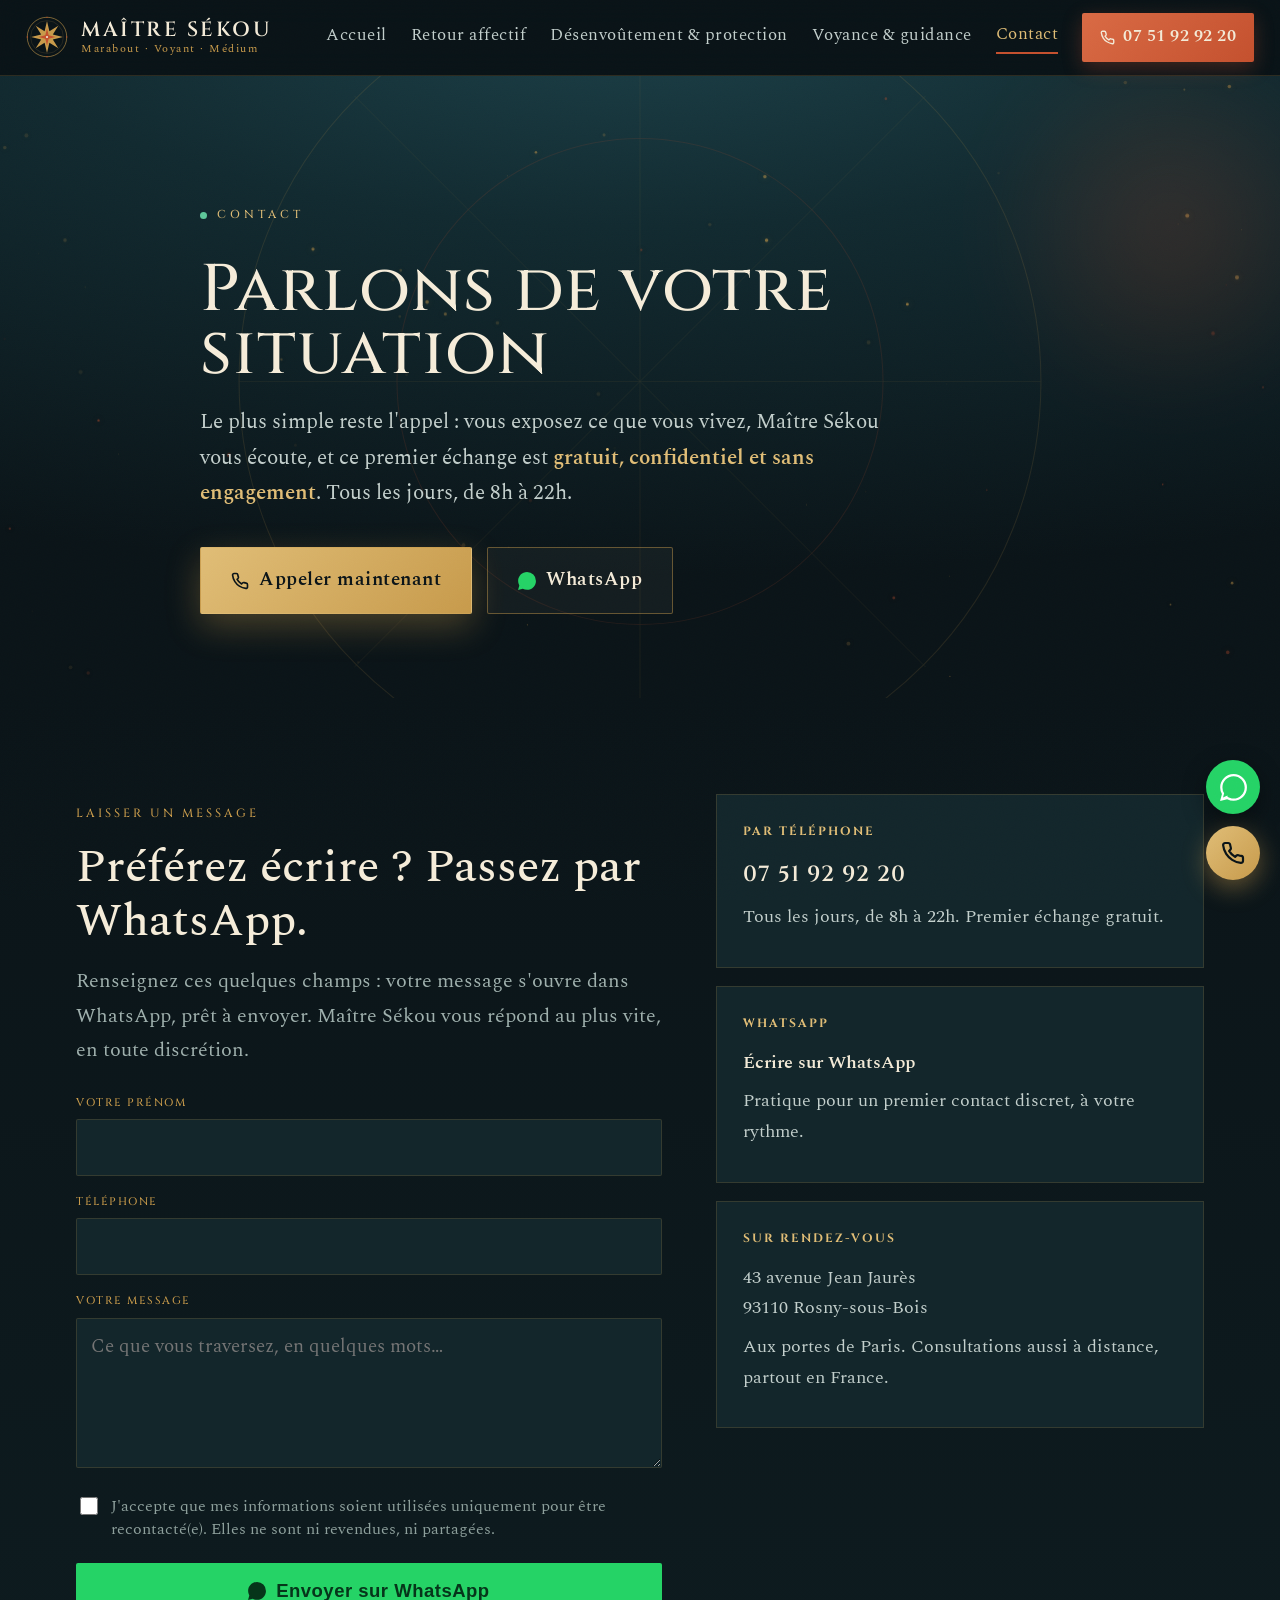
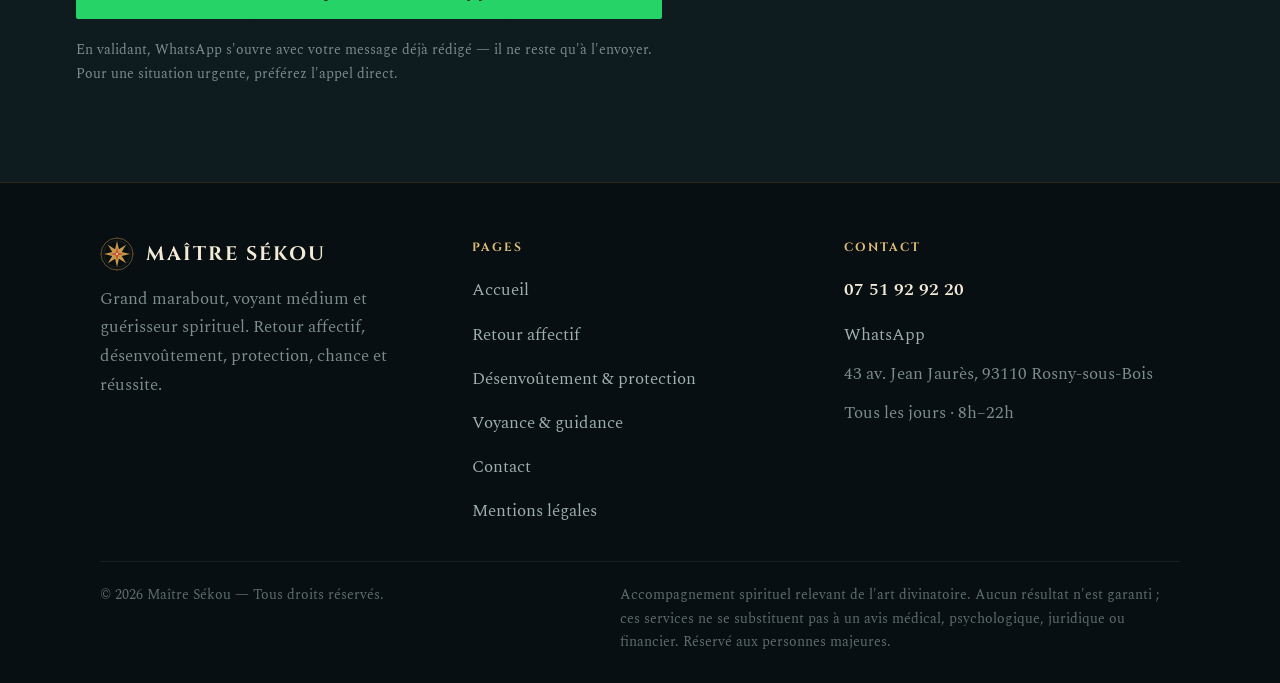
<file: contact.html>
<!DOCTYPE html>
<html lang="fr">
<head>
  <meta charset="utf-8">
  <meta name="viewport" content="width=device-width, initial-scale=1">

  <title>Contacter Maître Sékou — appel, WhatsApp &amp; message | 07 51 92 92 20</title>
  <meta name="description" content="Contactez Maître Sékou, marabout et voyant médium : par téléphone, WhatsApp ou message. Premier échange gratuit et confidentiel, tous les jours de 8h à 22h. Rosny-sous-Bois (93) et partout en France à distance.">
  <meta name="author" content="Maître Sékou">
  <meta name="robots" content="index, follow, max-image-preview:large">
  <meta name="format-detection" content="telephone=yes">
  <meta name="theme-color" content="#0b1418">
  <link rel="canonical" href="https://maitresekou.pro/contact">

  <meta property="og:type" content="website">
  <meta property="og:locale" content="fr_FR">
  <meta property="og:site_name" content="Maître Sékou">
  <meta property="og:title" content="Contacter Maître Sékou — 07 51 92 92 20">
  <meta property="og:description" content="Appel, WhatsApp ou message. Premier échange gratuit et confidentiel, 7j/7 de 8h à 22h.">
  <meta property="og:url" content="https://maitresekou.pro/contact">
  <meta property="og:image" content="https://maitresekou.pro/assets/images/og-image.jpg">
  <meta property="og:image:width" content="1200">
  <meta property="og:image:height" content="630">
  <meta property="og:image:alt" content="Maître Sékou — Grand Marabout, voyant médium et guérisseur spirituel">
  <meta name="twitter:card" content="summary_large_image">
  <meta name="twitter:title" content="Maître Sékou — Grand Marabout Voyant Médium">
  <meta name="twitter:image" content="https://maitresekou.pro/assets/images/og-image.jpg">

  <link rel="icon" type="image/png" href="./favicon-96x96.png" sizes="96x96">
  <link rel="icon" type="image/svg+xml" href="./favicon.svg">
  <link rel="shortcut icon" href="./favicon.ico">
  <link rel="apple-touch-icon" sizes="180x180" href="./apple-touch-icon.png">
  <link rel="manifest" href="./site.webmanifest">
  <link rel="stylesheet" href="./assets/css/fonts.css">
  <link rel="stylesheet" href="./assets/css/site.css">

  <script type="application/ld+json">
  {
    "@context": "https://schema.org",
    "@graph": [
      { "@type":"ContactPage", "@id":"https://maitresekou.pro/contact#webpage", "url":"https://maitresekou.pro/contact", "name":"Contacter Maître Sékou", "inLanguage":"fr-FR", "isPartOf":{"@id":"https://maitresekou.pro/#website"} },
      { "@type":"BreadcrumbList", "@id":"https://maitresekou.pro/contact#breadcrumb", "itemListElement":[
        {"@type":"ListItem","position":1,"name":"Accueil","item":"https://maitresekou.pro/"},
        {"@type":"ListItem","position":2,"name":"Contact","item":"https://maitresekou.pro/contact"}
      ]}
    ]
  }
  </script>
</head>
<body>

  <a class="skip" href="#contenu">Aller au contenu</a>
  <div class="grain" aria-hidden="true"></div>

  <header class="site-header">
    <div class="bar">
      <a class="brand" href="./index.html" aria-label="Maître Sékou — accueil">
        <img class="brand-mark" src="./assets/logo/maitre-sekou-embleme.svg" width="42" height="42" alt="" aria-hidden="true">
        <span class="wm"><b>MAÎTRE SÉKOU</b><span>Marabout · Voyant · Médium</span></span>
      </a>
      <nav class="nav" aria-label="Navigation principale">
        <a href="./index.html">Accueil</a>
        <a href="./retour-affectif.html">Retour affectif</a>
        <a href="./desenvoutement-protection.html">Désenvoûtement &amp; protection</a>
        <a href="./voyance-guidance.html">Voyance &amp; guidance</a>
        <a href="./contact.html" aria-current="page">Contact</a>
        <a class="tel" href="tel:+33751929220"><svg width="15" height="15" viewBox="0 0 24 24" fill="none" stroke="currentColor" stroke-width="2.2" stroke-linecap="round" stroke-linejoin="round"><path d="M22 16.92v3a2 2 0 0 1-2.18 2 19.79 19.79 0 0 1-8.63-3.07 19.5 19.5 0 0 1-6-6 19.79 19.79 0 0 1-3.07-8.67A2 2 0 0 1 4.11 2h3a2 2 0 0 1 2 1.72c.13.96.36 1.9.7 2.81a2 2 0 0 1-.45 2.11L8.09 9.91a16 16 0 0 0 6 6l1.27-1.27a2 2 0 0 1 2.11-.45c.91.34 1.85.57 2.81.7A2 2 0 0 1 22 16.92Z"></path></svg>07 51 92 92 20</a>
      </nav>
      <button class="burger" aria-label="Ouvrir le menu" aria-expanded="false" data-burger><svg width="22" height="22" viewBox="0 0 24 24" fill="none" stroke="#e0bd76" stroke-width="2" stroke-linecap="round"><path d="M3 6h18M3 12h18M3 18h18"></path></svg></button>
    </div>
    <div class="mobile-menu" data-mobile-menu data-open="0">
      <a href="./index.html">Accueil</a>
      <a href="./retour-affectif.html">Retour affectif</a>
      <a href="./desenvoutement-protection.html">Désenvoûtement &amp; protection</a>
      <a href="./voyance-guidance.html">Voyance &amp; guidance</a>
      <a href="./contact.html">Contact</a>
      <a class="tel" href="tel:+33751929220">Appeler le 07 51 92 92 20</a>
    </div>
  </header>

  <main id="contenu">

    <!-- HÉRO -->
    <section class="hero hero--page">
      <canvas data-embers aria-hidden="true"></canvas>
      <div class="compas" aria-hidden="true"><svg width="min(90vh,900px)" height="min(90vh,900px)" viewBox="0 0 400 400" fill="none" style="opacity:.13;animation:slowspin 150s linear infinite"><circle cx="200" cy="200" r="198" stroke="#c79a4b" stroke-width="0.5"></circle><circle cx="200" cy="200" r="120" stroke="#c4502e" stroke-width="0.5"></circle><g stroke="#c79a4b" stroke-width="0.4" opacity="0.7"><path d="M200 2 L200 398 M2 200 L398 200 M59 59 L341 341 M341 59 L59 341"></path></g></svg></div>
      <div class="glow glow-2" aria-hidden="true"></div>
      <div class="hero-inner" style="text-align:left">
        <p class="hero-eyebrow"><span class="dot"></span>Contact</p>
        <h1 class="hero-titre">Parlons de votre situation</h1>
        <p class="reponse">Le plus simple reste l'appel : vous exposez ce que vous vivez, Maître Sékou vous écoute, et ce premier échange est <strong>gratuit, confidentiel et sans engagement</strong>. Tous les jours, de 8h à 22h.</p>
        <div class="hero-actions" style="justify-content:flex-start">
          <a class="btn btn-or" href="tel:+33751929220"><svg viewBox="0 0 24 24" fill="none" stroke="currentColor" stroke-width="2.2" stroke-linecap="round" stroke-linejoin="round"><path d="M22 16.92v3a2 2 0 0 1-2.18 2 19.79 19.79 0 0 1-8.63-3.07 19.5 19.5 0 0 1-6-6 19.79 19.79 0 0 1-3.07-8.67A2 2 0 0 1 4.11 2h3a2 2 0 0 1 2 1.72c.13.96.36 1.9.7 2.81a2 2 0 0 1-.45 2.11L8.09 9.91a16 16 0 0 0 6 6l1.27-1.27a2 2 0 0 1 2.11-.45c.91.34 1.85.57 2.81.7A2 2 0 0 1 22 16.92Z"></path></svg>Appeler maintenant</a>
          <a class="btn btn-ligne" href="https://wa.me/33751929220"><svg viewBox="0 0 24 24" fill="#25D366" aria-hidden="true"><path d="M.057 24l1.687-6.163a11.867 11.867 0 0 1-1.587-5.946C.16 5.335 5.495 0 12.05 0a11.821 11.821 0 0 1 8.413 3.488 11.824 11.824 0 0 1 3.48 8.414c-.003 6.557-5.338 11.892-11.893 11.892a11.9 11.9 0 0 1-5.688-1.448L.057 24z"></path></svg>WhatsApp</a>
        </div>
      </div>
    </section>

    <!-- COORDONNÉES + FORMULAIRE -->
    <section class="section section--alt">
      <div class="wrap">
        <div class="contact-grid">
          <div data-reveal>
            <span class="kicker">Laisser un message</span>
            <h2 class="section-titre" style="margin-bottom:8px">Préférez écrire ? Passez par WhatsApp.</h2>
            <p class="section-intro" style="margin-bottom:26px">Renseignez ces quelques champs : votre message s'ouvre dans WhatsApp, prêt à envoyer. Maître Sékou vous répond au plus vite, en toute discrétion.</p>
            <form class="form" data-wa-form data-wa-number="33751929220" novalidate>
              <div class="champ"><label for="nom">Votre prénom</label><input id="nom" name="nom" type="text" autocomplete="given-name" required></div>
              <div class="champ"><label for="tel">Téléphone</label><input id="tel" name="tel" type="tel" autocomplete="tel" inputmode="tel" required></div>
              <div class="champ"><label for="msg">Votre message</label><textarea id="msg" name="message" required placeholder="Ce que vous traversez, en quelques mots…"></textarea></div>
              <label class="consent"><input type="checkbox" name="consent" required> J'accepte que mes informations soient utilisées uniquement pour être recontacté(e). Elles ne sont ni revendues, ni partagées.</label>
              <button class="btn btn-wa" type="submit"><svg viewBox="0 0 24 24" fill="currentColor" aria-hidden="true"><path d="M.057 24l1.687-6.163a11.867 11.867 0 0 1-1.587-5.946C.16 5.335 5.495 0 12.05 0a11.821 11.821 0 0 1 8.413 3.488 11.824 11.824 0 0 1 3.48 8.414c-.003 6.557-5.338 11.892-11.893 11.892a11.9 11.9 0 0 1-5.688-1.448L.057 24z"></path></svg>Envoyer sur WhatsApp</button>
              <p class="form-note">En validant, WhatsApp s'ouvre avec votre message déjà rédigé — il ne reste qu'à l'envoyer. Pour une situation urgente, préférez l'appel direct.</p>
            </form>
          </div>
          <aside data-reveal>
            <div class="coord">
              <h3>Par téléphone</h3>
              <p class="grand"><a href="tel:+33751929220">07 51 92 92 20</a></p>
              <p>Tous les jours, de 8h à 22h. Premier échange gratuit.</p>
            </div>
            <div class="coord">
              <h3>WhatsApp</h3>
              <p><a href="https://wa.me/33751929220">Écrire sur WhatsApp</a></p>
              <p>Pratique pour un premier contact discret, à votre rythme.</p>
            </div>
            <div class="coord">
              <h3>Sur rendez-vous</h3>
              <p>43 avenue Jean Jaurès<br>93110 Rosny-sous-Bois</p>
              <p>Aux portes de Paris. Consultations aussi à distance, partout en France.</p>
            </div>
          </aside>
        </div>
      </div>
    </section>

  </main>

  <footer class="site-footer">
    <div class="foot-grid">
      <div>
        <div class="foot-brand"><img class="foot-mark" src="./assets/logo/maitre-sekou-embleme.svg" width="34" height="34" alt="" aria-hidden="true"><b>MAÎTRE SÉKOU</b></div>
        <p>Grand marabout, voyant médium et guérisseur spirituel. Retour affectif, désenvoûtement, protection, chance et réussite.</p>
      </div>
      <div><h4>Pages</h4><ul><li><a href="./index.html">Accueil</a></li><li><a href="./retour-affectif.html">Retour affectif</a></li><li><a href="./desenvoutement-protection.html">Désenvoûtement &amp; protection</a></li><li><a href="./voyance-guidance.html">Voyance &amp; guidance</a></li><li><a href="./contact.html">Contact</a></li><li><a href="./mentions-legales.html">Mentions légales</a></li></ul></div>
      <div><h4>Contact</h4><ul><li><a class="tel-f" href="tel:+33751929220">07 51 92 92 20</a></li><li><a href="https://wa.me/33751929220">WhatsApp</a></li><li class="muted">43 av. Jean Jaurès, 93110 Rosny-sous-Bois</li><li class="muted">Tous les jours · 8h–22h</li></ul></div>
    </div>
    <div class="foot-bas">
      <span>© 2026 Maître Sékou — Tous droits réservés.</span>
      <span>Accompagnement spirituel relevant de l'art divinatoire. Aucun résultat n'est garanti ; ces services ne se substituent pas à un avis médical, psychologique, juridique ou financier. Réservé aux personnes majeures.</span>
    </div>
  </footer>

  <div class="float">
    <a class="wa" href="https://wa.me/33751929220" aria-label="Écrire sur WhatsApp"><svg width="27" height="27" viewBox="0 0 24 24" fill="#fff"><path d="M.057 24l1.687-6.163a11.867 11.867 0 0 1-1.587-5.946C.16 5.335 5.495 0 12.05 0a11.821 11.821 0 0 1 8.413 3.488 11.824 11.824 0 0 1 3.48 8.414c-.003 6.557-5.338 11.892-11.893 11.892a11.9 11.9 0 0 1-5.688-1.448L.057 24zm6.597-3.807c1.676.995 3.276 1.591 5.392 1.592 5.448 0 9.886-4.434 9.889-9.885.002-5.462-4.415-9.89-9.881-9.892-5.452 0-9.887 4.434-9.889 9.884a9.86 9.86 0 0 0 1.51 5.26l-.999 3.648 3.978-1.715z"></path></svg></a>
    <a class="call" href="tel:+33751929220" aria-label="Appeler Maître Sékou"><svg width="24" height="24" viewBox="0 0 24 24" fill="none" stroke="#0b1418" stroke-width="2.2" stroke-linecap="round" stroke-linejoin="round"><path d="M22 16.92v3a2 2 0 0 1-2.18 2 19.79 19.79 0 0 1-8.63-3.07 19.5 19.5 0 0 1-6-6 19.79 19.79 0 0 1-3.07-8.67A2 2 0 0 1 4.11 2h3a2 2 0 0 1 2 1.72c.13.96.36 1.9.7 2.81a2 2 0 0 1-.45 2.11L8.09 9.91a16 16 0 0 0 6 6l1.27-1.27a2 2 0 0 1 2.11-.45c.91.34 1.85.57 2.81.7A2 2 0 0 1 22 16.92Z"></path></svg></a>
  </div>

  <button class="to-top" data-to-top aria-label="Revenir en haut de la page"><svg width="20" height="20" viewBox="0 0 24 24" fill="none" stroke="currentColor" stroke-width="2" stroke-linecap="round" stroke-linejoin="round" aria-hidden="true"><path d="M12 19V5M5 12l7-7 7 7"></path></svg></button>

  <script src="./assets/js/site.js"></script>
</body>
</html>
</file>
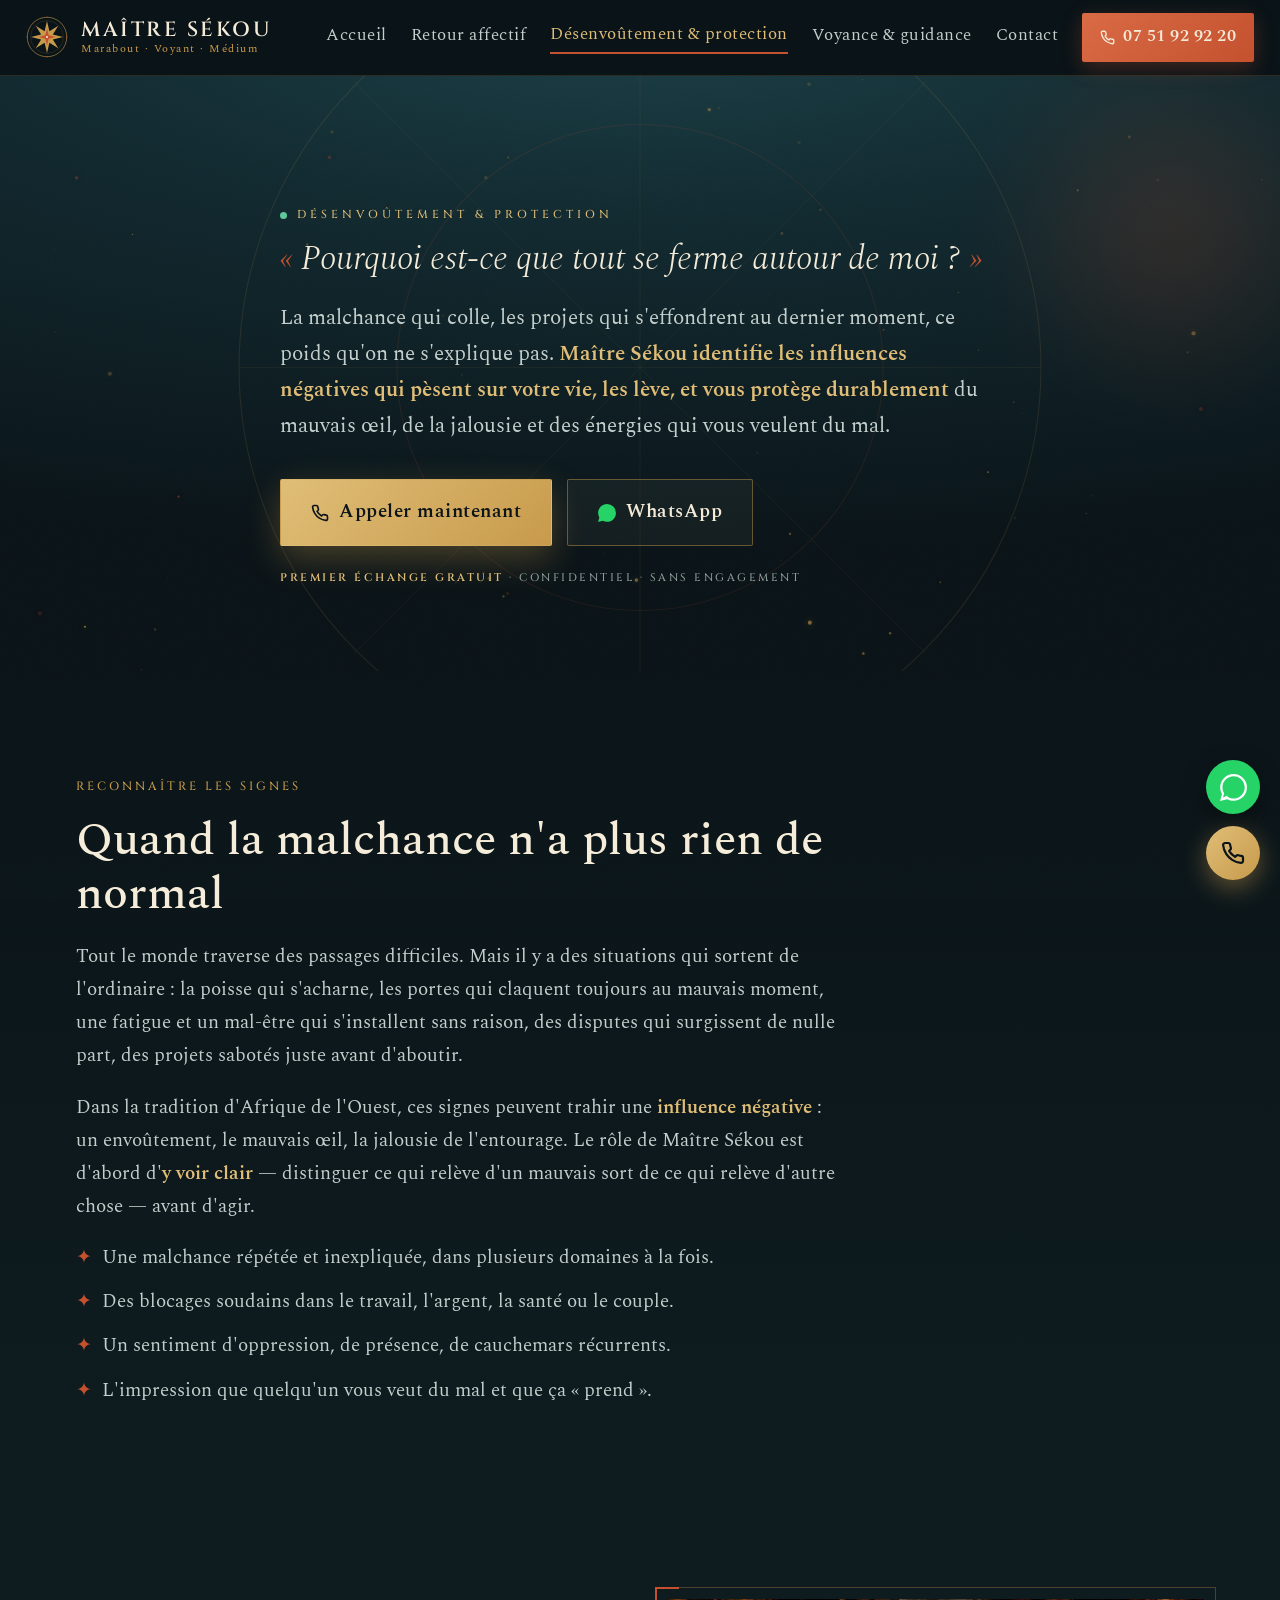
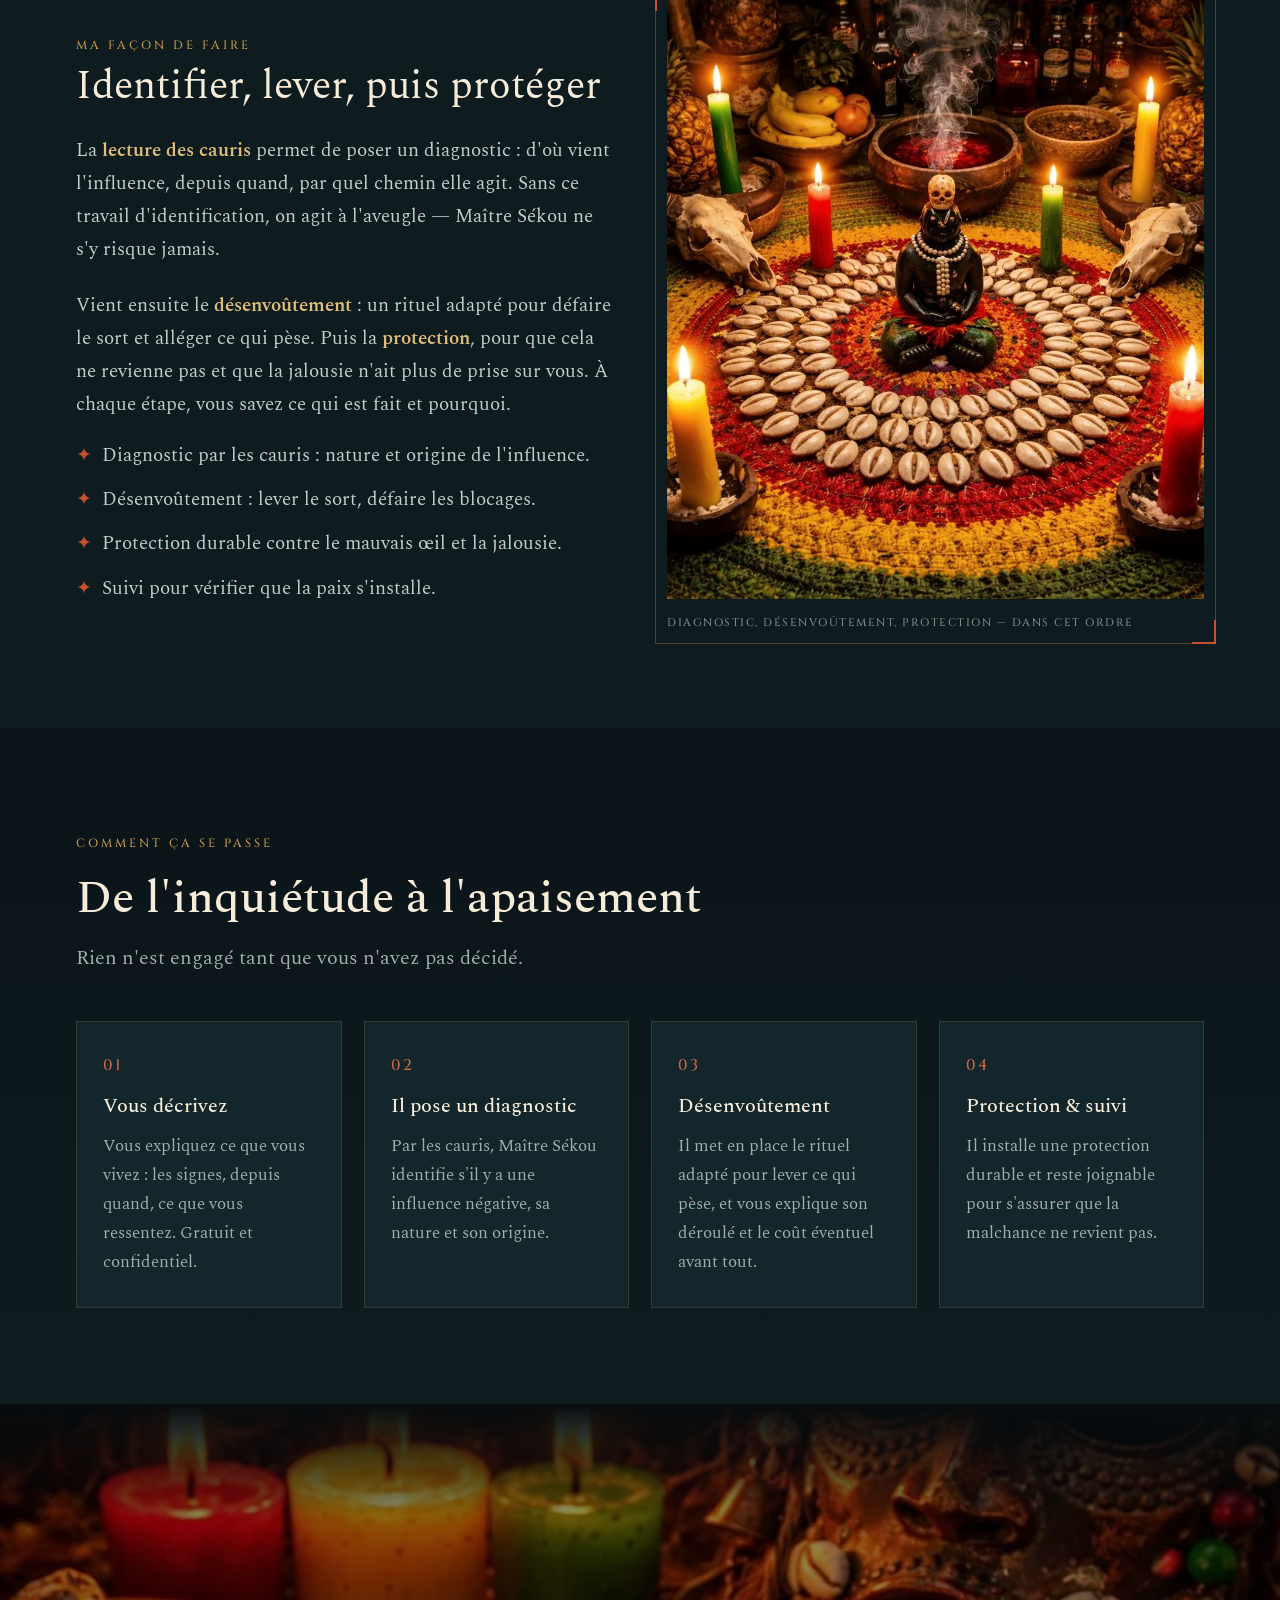
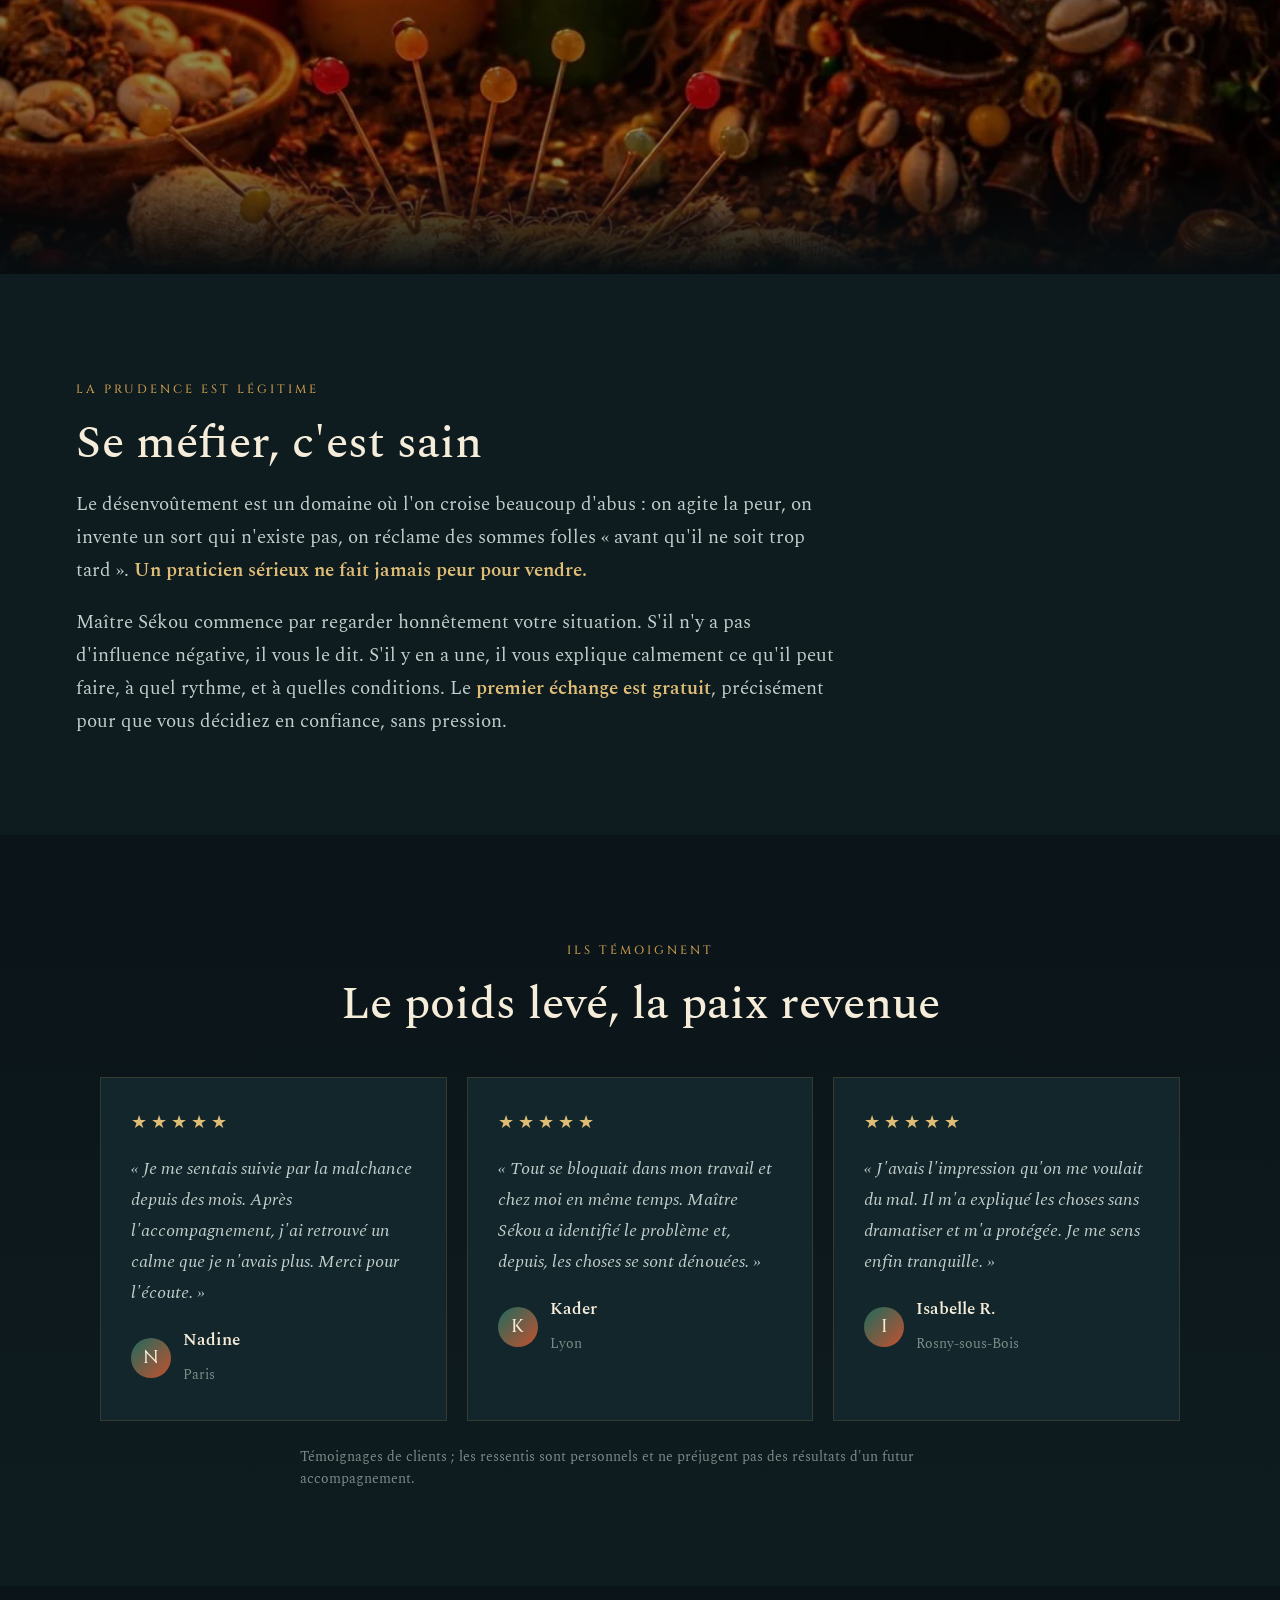
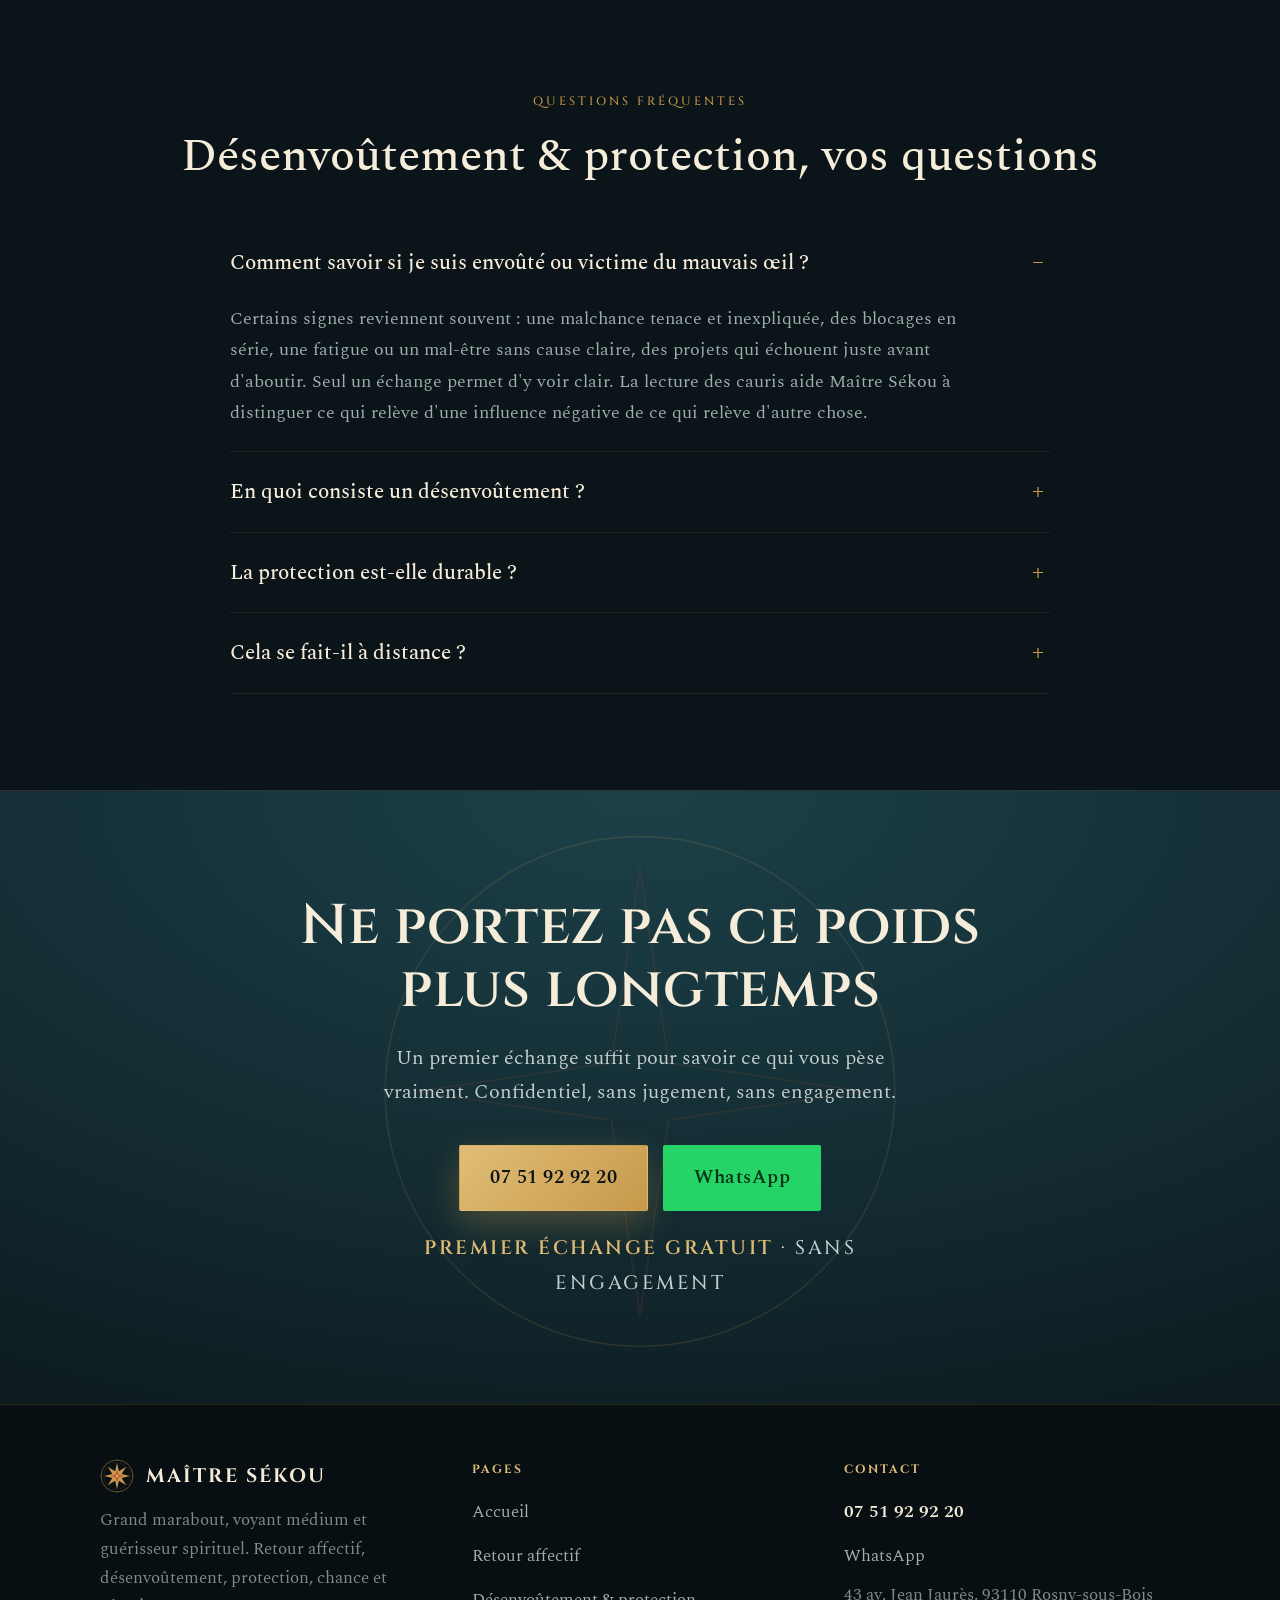
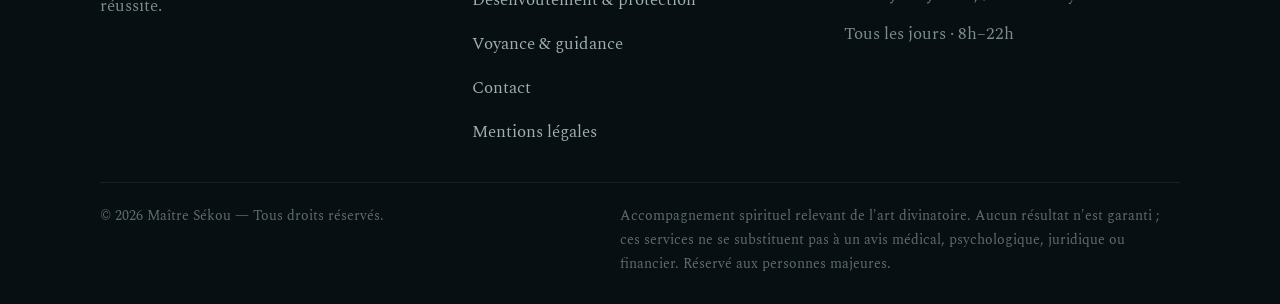
<file: desenvoutement-protection.html>
<!DOCTYPE html>
<html lang="fr">
<head>
  <meta charset="utf-8">
  <meta name="viewport" content="width=device-width, initial-scale=1">

  <title>Désenvoûtement &amp; protection — lever les sorts &amp; le mauvais œil | Maître Sékou</title>
  <meta name="description" content="Désenvoûtement et protection avec Maître Sékou, marabout et voyant médium : lever les sorts, défaire les blocages et se protéger du mauvais œil et des énergies négatives. Premier échange gratuit, confidentiel, partout en France. ☎ 07 51 92 92 20.">
  <meta name="author" content="Maître Sékou">
  <meta name="robots" content="index, follow, max-image-preview:large">
  <meta name="format-detection" content="telephone=yes">
  <meta name="theme-color" content="#0b1418">
  <link rel="canonical" href="https://maitresekou.pro/desenvoutement-protection">

  <meta property="og:type" content="article">
  <meta property="og:locale" content="fr_FR">
  <meta property="og:site_name" content="Maître Sékou">
  <meta property="og:title" content="Désenvoûtement &amp; protection — Maître Sékou">
  <meta property="og:description" content="Lever ce qui pèse, se protéger des influences négatives et du mauvais œil. Premier échange gratuit, partout en France.">
  <meta property="og:url" content="https://maitresekou.pro/desenvoutement-protection">
  <meta property="og:image" content="https://maitresekou.pro/assets/images/og-image.jpg">
  <meta property="og:image:width" content="1200">
  <meta property="og:image:height" content="630">
  <meta property="og:image:alt" content="Maître Sékou — Grand Marabout, voyant médium et guérisseur spirituel">
  <meta name="twitter:card" content="summary_large_image">
  <meta name="twitter:title" content="Maître Sékou — Grand Marabout Voyant Médium">
  <meta name="twitter:image" content="https://maitresekou.pro/assets/images/og-image.jpg">

  <link rel="icon" type="image/png" href="./favicon-96x96.png" sizes="96x96">
  <link rel="icon" type="image/svg+xml" href="./favicon.svg">
  <link rel="shortcut icon" href="./favicon.ico">
  <link rel="apple-touch-icon" sizes="180x180" href="./apple-touch-icon.png">
  <link rel="manifest" href="./site.webmanifest">
  <link rel="stylesheet" href="./assets/css/fonts.css">
  <link rel="stylesheet" href="./assets/css/site.css">

  <script type="application/ld+json">
  {
    "@context": "https://schema.org",
    "@graph": [
      { "@type":"WebPage", "@id":"https://maitresekou.pro/desenvoutement-protection#webpage", "url":"https://maitresekou.pro/desenvoutement-protection", "name":"Désenvoûtement & protection — Maître Sékou", "inLanguage":"fr-FR", "isPartOf":{"@id":"https://maitresekou.pro/#website"} },
      { "@type":"BreadcrumbList", "@id":"https://maitresekou.pro/desenvoutement-protection#breadcrumb", "itemListElement":[
        {"@type":"ListItem","position":1,"name":"Accueil","item":"https://maitresekou.pro/"},
        {"@type":"ListItem","position":2,"name":"Désenvoûtement & protection","item":"https://maitresekou.pro/desenvoutement-protection"}
      ]},
      { "@type":"Service", "@id":"https://maitresekou.pro/desenvoutement-protection#service", "name":"Désenvoûtement et protection", "serviceType":"Désenvoûtement et protection spirituelle", "areaServed":{"@type":"Country","name":"France"}, "provider":{"@id":"https://maitresekou.pro/#person"}, "description":"Accompagnement par l'art divinatoire pour lever les influences négatives, défaire les blocages et installer une protection durable contre le mauvais œil et la jalousie." },
      { "@type":"FAQPage", "@id":"https://maitresekou.pro/desenvoutement-protection#faq", "mainEntity":[
        {"@type":"Question","name":"Comment savoir si je suis envoûté ou victime du mauvais œil ?","acceptedAnswer":{"@type":"Answer","text":"Certains signes reviennent souvent : une malchance tenace et inexpliquée, des blocages en série, une fatigue ou un mal-être qui s'installe sans cause claire, des projets qui échouent juste avant d'aboutir. Seul un échange permet d'y voir clair. La lecture des cauris aide Maître Sékou à distinguer ce qui relève d'une influence négative de ce qui relève d'autre chose."}},
        {"@type":"Question","name":"En quoi consiste un désenvoûtement ?","acceptedAnswer":{"@type":"Answer","text":"Après avoir identifié ce qui pèse, Maître Sékou met en place un rituel adapté pour lever l'influence négative, puis installe une protection afin que cela ne revienne pas. Le travail est expliqué clairement et suivi dans le temps."}},
        {"@type":"Question","name":"La protection est-elle durable ?","acceptedAnswer":{"@type":"Answer","text":"La protection vise à vous mettre durablement à l'abri de la jalousie et des énergies négatives. Maître Sékou reste joignable pour ajuster le travail si besoin et répondre à vos questions par la suite."}},
        {"@type":"Question","name":"Cela se fait-il à distance ?","acceptedAnswer":{"@type":"Answer","text":"Oui, par téléphone et WhatsApp, partout en France, en toute confidentialité. Un rendez-vous sur place reste possible à Rosny-sous-Bois (93), aux portes de Paris."}}
      ]}
    ]
  }
  </script>
</head>
<body>

  <a class="skip" href="#contenu">Aller au contenu</a>
  <div class="grain" aria-hidden="true"></div>

  <header class="site-header">
    <div class="bar">
      <a class="brand" href="./index.html" aria-label="Maître Sékou — accueil">
        <img class="brand-mark" src="./assets/logo/maitre-sekou-embleme.svg" width="42" height="42" alt="" aria-hidden="true">
        <span class="wm"><b>MAÎTRE SÉKOU</b><span>Marabout · Voyant · Médium</span></span>
      </a>
      <nav class="nav" aria-label="Navigation principale">
        <a href="./index.html">Accueil</a>
        <a href="./retour-affectif.html">Retour affectif</a>
        <a href="./desenvoutement-protection.html" aria-current="page">Désenvoûtement &amp; protection</a>
        <a href="./voyance-guidance.html">Voyance &amp; guidance</a>
        <a href="./contact.html">Contact</a>
        <a class="tel" href="tel:+33751929220"><svg width="15" height="15" viewBox="0 0 24 24" fill="none" stroke="currentColor" stroke-width="2.2" stroke-linecap="round" stroke-linejoin="round"><path d="M22 16.92v3a2 2 0 0 1-2.18 2 19.79 19.79 0 0 1-8.63-3.07 19.5 19.5 0 0 1-6-6 19.79 19.79 0 0 1-3.07-8.67A2 2 0 0 1 4.11 2h3a2 2 0 0 1 2 1.72c.13.96.36 1.9.7 2.81a2 2 0 0 1-.45 2.11L8.09 9.91a16 16 0 0 0 6 6l1.27-1.27a2 2 0 0 1 2.11-.45c.91.34 1.85.57 2.81.7A2 2 0 0 1 22 16.92Z"></path></svg>07 51 92 92 20</a>
      </nav>
      <button class="burger" aria-label="Ouvrir le menu" aria-expanded="false" data-burger><svg width="22" height="22" viewBox="0 0 24 24" fill="none" stroke="#e0bd76" stroke-width="2" stroke-linecap="round"><path d="M3 6h18M3 12h18M3 18h18"></path></svg></button>
    </div>
    <div class="mobile-menu" data-mobile-menu data-open="0">
      <a href="./index.html">Accueil</a>
      <a href="./retour-affectif.html">Retour affectif</a>
      <a href="./desenvoutement-protection.html">Désenvoûtement &amp; protection</a>
      <a href="./voyance-guidance.html">Voyance &amp; guidance</a>
      <a href="./contact.html">Contact</a>
      <a class="tel" href="tel:+33751929220">Appeler le 07 51 92 92 20</a>
    </div>
  </header>

  <main id="contenu">

    <!-- HÉRO -->
    <section class="hero hero--page">
      <canvas data-embers aria-hidden="true"></canvas>
      <div class="compas" aria-hidden="true"><svg width="min(90vh,900px)" height="min(90vh,900px)" viewBox="0 0 400 400" fill="none" style="opacity:.13;animation:slowspin 150s linear infinite"><circle cx="200" cy="200" r="198" stroke="#c79a4b" stroke-width="0.5"></circle><circle cx="200" cy="200" r="120" stroke="#c4502e" stroke-width="0.5"></circle><g stroke="#c79a4b" stroke-width="0.4" opacity="0.7"><path d="M200 2 L200 398 M2 200 L398 200 M59 59 L341 341 M341 59 L59 341"></path></g></svg></div>
      <div class="glow glow-2" aria-hidden="true"></div>
      <div class="hero-inner" style="text-align:left">
        <p class="hero-eyebrow"><span class="dot"></span>Désenvoûtement &amp; protection</p>
        <h1 class="sr-only">Désenvoûtement et protection avec Maître Sékou — lever les blocages et se protéger</h1>
        <p class="pensee"><span class="g">«&nbsp;</span>Pourquoi est-ce que tout se ferme autour de moi&nbsp;?<span class="g">&nbsp;»</span></p>
        <p class="reponse">La malchance qui colle, les projets qui s'effondrent au dernier moment, ce poids qu'on ne s'explique pas. <strong>Maître Sékou identifie les influences négatives qui pèsent sur votre vie, les lève, et vous protège durablement</strong> du mauvais œil, de la jalousie et des énergies qui vous veulent du mal.</p>
        <div class="hero-actions" style="justify-content:flex-start">
          <a class="btn btn-or" href="tel:+33751929220"><svg viewBox="0 0 24 24" fill="none" stroke="currentColor" stroke-width="2.2" stroke-linecap="round" stroke-linejoin="round"><path d="M22 16.92v3a2 2 0 0 1-2.18 2 19.79 19.79 0 0 1-8.63-3.07 19.5 19.5 0 0 1-6-6 19.79 19.79 0 0 1-3.07-8.67A2 2 0 0 1 4.11 2h3a2 2 0 0 1 2 1.72c.13.96.36 1.9.7 2.81a2 2 0 0 1-.45 2.11L8.09 9.91a16 16 0 0 0 6 6l1.27-1.27a2 2 0 0 1 2.11-.45c.91.34 1.85.57 2.81.7A2 2 0 0 1 22 16.92Z"></path></svg>Appeler maintenant</a>
          <a class="btn btn-ligne" href="https://wa.me/33751929220"><svg viewBox="0 0 24 24" fill="#25D366" aria-hidden="true"><path d="M.057 24l1.687-6.163a11.867 11.867 0 0 1-1.587-5.946C.16 5.335 5.495 0 12.05 0a11.821 11.821 0 0 1 8.413 3.488 11.824 11.824 0 0 1 3.48 8.414c-.003 6.557-5.338 11.892-11.893 11.892a11.9 11.9 0 0 1-5.688-1.448L.057 24z"></path></svg>WhatsApp</a>
        </div>
        <p class="hero-note" style="text-align:left"><b>Premier échange gratuit</b> · confidentiel · sans engagement</p>
      </div>
    </section>

    <!-- COMPRENDRE -->
    <section class="section section--alt">
      <div class="wrap">
        <div class="prose-bloc" data-reveal>
          <span class="kicker">Reconnaître les signes</span>
          <h2 class="section-titre">Quand la malchance n'a plus rien de normal</h2>
          <p>Tout le monde traverse des passages difficiles. Mais il y a des situations qui sortent de l'ordinaire : la poisse qui s'acharne, les portes qui claquent toujours au mauvais moment, une fatigue et un mal-être qui s'installent sans raison, des disputes qui surgissent de nulle part, des projets sabotés juste avant d'aboutir.</p>
          <p>Dans la tradition d'Afrique de l'Ouest, ces signes peuvent trahir une <strong>influence négative</strong> : un envoûtement, le mauvais œil, la jalousie de l'entourage. Le rôle de Maître Sékou est d'abord d'<strong>y voir clair</strong> — distinguer ce qui relève d'un mauvais sort de ce qui relève d'autre chose — avant d'agir.</p>
          <ul>
            <li>Une malchance répétée et inexpliquée, dans plusieurs domaines à la fois.</li>
            <li>Des blocages soudains dans le travail, l'argent, la santé ou le couple.</li>
            <li>Un sentiment d'oppression, de présence, de cauchemars récurrents.</li>
            <li>L'impression que quelqu'un vous veut du mal et que ça « prend ».</li>
          </ul>
        </div>
      </div>
    </section>

    <!-- COMMENT JE TRAVAILLE -->
    <section class="section section--deep">
      <div class="wrap">
        <div class="bio bio-grid">
          <div class="prose-bloc" data-reveal>
            <span class="kicker">Ma façon de faire</span>
            <h2 class="section-titre" style="font-style:normal">Identifier, lever, puis protéger</h2>
            <p>La <strong>lecture des cauris</strong> permet de poser un diagnostic : d'où vient l'influence, depuis quand, par quel chemin elle agit. Sans ce travail d'identification, on agit à l'aveugle — Maître Sékou ne s'y risque jamais.</p>
            <p>Vient ensuite le <strong>désenvoûtement</strong> : un rituel adapté pour défaire le sort et alléger ce qui pèse. Puis la <strong>protection</strong>, pour que cela ne revienne pas et que la jalousie n'ait plus de prise sur vous. À chaque étape, vous savez ce qui est fait et pourquoi.</p>
            <ul>
              <li>Diagnostic par les cauris : nature et origine de l'influence.</li>
              <li>Désenvoûtement : lever le sort, défaire les blocages.</li>
              <li>Protection durable contre le mauvais œil et la jalousie.</li>
              <li>Suivi pour vérifier que la paix s'installe.</li>
            </ul>
          </div>
          <figure class="cadre" data-reveal style="margin:0">
            <span class="c-tl" aria-hidden="true"></span><span class="c-br" aria-hidden="true"></span>
            <img src="./assets/images/cauris-autel.webp" alt="Autel de cauris disposés en mandala, entouré de bougies, pour un rituel de protection" loading="lazy" decoding="async">
            <figcaption>Diagnostic, désenvoûtement, protection — dans cet ordre</figcaption>
          </figure>
        </div>
      </div>
    </section>

    <!-- DÉROULÉ -->
    <section class="section section--alt">
      <div class="wrap">
        <div data-reveal>
          <span class="kicker">Comment ça se passe</span>
          <h2 class="section-titre">De l'inquiétude à l'apaisement</h2>
          <p class="section-intro">Rien n'est engagé tant que vous n'avez pas décidé.</p>
        </div>
        <div class="etapes">
          <div class="etape" data-reveal><div class="n">01</div><h3>Vous décrivez</h3><p>Vous expliquez ce que vous vivez : les signes, depuis quand, ce que vous ressentez. Gratuit et confidentiel.</p></div>
          <div class="etape" data-reveal><div class="n">02</div><h3>Il pose un diagnostic</h3><p>Par les cauris, Maître Sékou identifie s'il y a une influence négative, sa nature et son origine.</p></div>
          <div class="etape" data-reveal><div class="n">03</div><h3>Désenvoûtement</h3><p>Il met en place le rituel adapté pour lever ce qui pèse, et vous explique son déroulé et le coût éventuel avant tout.</p></div>
          <div class="etape" data-reveal><div class="n">04</div><h3>Protection &amp; suivi</h3><p>Il installe une protection durable et reste joignable pour s'assurer que la malchance ne revient pas.</p></div>
        </div>
      </div>
    </section>

    <!-- BANDEAU CINÉMATIQUE -->
    <div class="bande-image tint">
      <img src="./assets/images/rituel-masque.webp" alt="Masque traditionnel d'Afrique de l'Ouest, cauris et bougies lors d'un rituel" loading="lazy" decoding="async">
    </div>

    <!-- EST-CE SÉRIEUX -->
    <section class="section section--deep">
      <div class="wrap">
        <div class="prose-bloc" data-reveal>
          <span class="kicker">La prudence est légitime</span>
          <h2 class="section-titre" style="font-style:normal">Se méfier, c'est sain</h2>
          <p>Le désenvoûtement est un domaine où l'on croise beaucoup d'abus : on agite la peur, on invente un sort qui n'existe pas, on réclame des sommes folles « avant qu'il ne soit trop tard ». <strong>Un praticien sérieux ne fait jamais peur pour vendre.</strong></p>
          <p>Maître Sékou commence par regarder honnêtement votre situation. S'il n'y a pas d'influence négative, il vous le dit. S'il y en a une, il vous explique calmement ce qu'il peut faire, à quel rythme, et à quelles conditions. Le <strong>premier échange est gratuit</strong>, précisément pour que vous décidiez en confiance, sans pression.</p>
        </div>
      </div>
    </section>

    <!-- TÉMOIGNAGES -->
    <section class="section section--alt">
      <div class="wrap">
        <div class="section--center" data-reveal>
          <span class="kicker">Ils témoignent</span>
          <h2 class="section-titre">Le poids levé, la paix revenue</h2>
        </div>
        <div class="avis-grid">
          <figure class="avis" data-reveal data-a-valider="temoignage"><div class="etoiles">★★★★★</div><blockquote>« Je me sentais suivie par la malchance depuis des mois. Après l'accompagnement, j'ai retrouvé un calme que je n'avais plus. Merci pour l'écoute. »</blockquote><figcaption><span class="pastille">N</span><span class="who"><b>Nadine</b><span>Paris</span></span></figcaption></figure>
          <figure class="avis" data-reveal data-a-valider="temoignage"><div class="etoiles">★★★★★</div><blockquote>« Tout se bloquait dans mon travail et chez moi en même temps. Maître Sékou a identifié le problème et, depuis, les choses se sont dénouées. »</blockquote><figcaption><span class="pastille">K</span><span class="who"><b>Kader</b><span>Lyon</span></span></figcaption></figure>
          <figure class="avis" data-reveal data-a-valider="temoignage"><div class="etoiles">★★★★★</div><blockquote>« J'avais l'impression qu'on me voulait du mal. Il m'a expliqué les choses sans dramatiser et m'a protégée. Je me sens enfin tranquille. »</blockquote><figcaption><span class="pastille">I</span><span class="who"><b>Isabelle R.</b><span>Rosny-sous-Bois</span></span></figcaption></figure>
        </div>
        <p class="disclaimer">Témoignages de clients ; les ressentis sont personnels et ne préjugent pas des résultats d'un futur accompagnement.<!-- À VALIDER : authenticité et accord des personnes citées --></p>
      </div>
    </section>

    <!-- FAQ -->
    <section class="section">
      <div class="wrap">
        <div class="section--center" data-reveal>
          <span class="kicker">Questions fréquentes</span>
          <h2 class="section-titre">Désenvoûtement &amp; protection, vos questions</h2>
        </div>
        <div class="faq" data-reveal>
          <details open><summary>Comment savoir si je suis envoûté ou victime du mauvais œil ?</summary><p>Certains signes reviennent souvent : une malchance tenace et inexpliquée, des blocages en série, une fatigue ou un mal-être sans cause claire, des projets qui échouent juste avant d'aboutir. Seul un échange permet d'y voir clair. La lecture des cauris aide Maître Sékou à distinguer ce qui relève d'une influence négative de ce qui relève d'autre chose.</p></details>
          <details><summary>En quoi consiste un désenvoûtement ?</summary><p>Après avoir identifié ce qui pèse, Maître Sékou met en place un rituel adapté pour lever l'influence négative, puis installe une protection afin que cela ne revienne pas. Le travail est expliqué clairement et suivi dans le temps.</p></details>
          <details><summary>La protection est-elle durable ?</summary><p>Elle vise à vous mettre durablement à l'abri de la jalousie et des énergies négatives. Maître Sékou reste joignable pour ajuster le travail si besoin et répondre à vos questions par la suite.</p></details>
          <details><summary>Cela se fait-il à distance ?</summary><p>Oui, par téléphone et WhatsApp, partout en France, en toute confidentialité. Un rendez-vous sur place reste possible à Rosny-sous-Bois (93), aux portes de Paris.</p></details>
        </div>
      </div>
    </section>

    <!-- CTA -->
    <section class="cta">
      <div class="compas" aria-hidden="true"><svg width="520" height="520" viewBox="0 0 200 200" fill="none" style="opacity:.14;animation:slowspin 120s linear infinite"><circle cx="100" cy="100" r="98" stroke="#c79a4b" stroke-width="0.6"></circle><path d="M100 14 L111 89 L186 100 L111 111 L100 186 L89 111 L14 100 L89 89 Z" stroke="#c4502e" stroke-width="0.6"></path></svg></div>
      <div class="cta-inner" data-reveal>
        <h2>Ne portez pas ce poids plus longtemps</h2>
        <p>Un premier échange suffit pour savoir ce qui vous pèse vraiment. Confidentiel, sans jugement, sans engagement.</p>
        <div class="hero-actions">
          <a class="btn btn-or" href="tel:+33751929220">07 51 92 92 20</a>
          <a class="btn btn-wa" href="https://wa.me/33751929220">WhatsApp</a>
        </div>
        <p class="hero-note" style="animation:none"><b>Premier échange gratuit</b> · sans engagement</p>
      </div>
    </section>

  </main>

  <footer class="site-footer">
    <div class="foot-grid">
      <div>
        <div class="foot-brand"><img class="foot-mark" src="./assets/logo/maitre-sekou-embleme.svg" width="34" height="34" alt="" aria-hidden="true"><b>MAÎTRE SÉKOU</b></div>
        <p>Grand marabout, voyant médium et guérisseur spirituel. Retour affectif, désenvoûtement, protection, chance et réussite.</p>
      </div>
      <div><h4>Pages</h4><ul><li><a href="./index.html">Accueil</a></li><li><a href="./retour-affectif.html">Retour affectif</a></li><li><a href="./desenvoutement-protection.html">Désenvoûtement &amp; protection</a></li><li><a href="./voyance-guidance.html">Voyance &amp; guidance</a></li><li><a href="./contact.html">Contact</a></li><li><a href="./mentions-legales.html">Mentions légales</a></li></ul></div>
      <div><h4>Contact</h4><ul><li><a class="tel-f" href="tel:+33751929220">07 51 92 92 20</a></li><li><a href="https://wa.me/33751929220">WhatsApp</a></li><li class="muted">43 av. Jean Jaurès, 93110 Rosny-sous-Bois</li><li class="muted">Tous les jours · 8h–22h</li></ul></div>
    </div>
    <div class="foot-bas">
      <span>© 2026 Maître Sékou — Tous droits réservés.</span>
      <span>Accompagnement spirituel relevant de l'art divinatoire. Aucun résultat n'est garanti ; ces services ne se substituent pas à un avis médical, psychologique, juridique ou financier. Réservé aux personnes majeures.</span>
    </div>
  </footer>

  <div class="float">
    <a class="wa" href="https://wa.me/33751929220" aria-label="Écrire sur WhatsApp"><svg width="27" height="27" viewBox="0 0 24 24" fill="#fff"><path d="M.057 24l1.687-6.163a11.867 11.867 0 0 1-1.587-5.946C.16 5.335 5.495 0 12.05 0a11.821 11.821 0 0 1 8.413 3.488 11.824 11.824 0 0 1 3.48 8.414c-.003 6.557-5.338 11.892-11.893 11.892a11.9 11.9 0 0 1-5.688-1.448L.057 24zm6.597-3.807c1.676.995 3.276 1.591 5.392 1.592 5.448 0 9.886-4.434 9.889-9.885.002-5.462-4.415-9.89-9.881-9.892-5.452 0-9.887 4.434-9.889 9.884a9.86 9.86 0 0 0 1.51 5.26l-.999 3.648 3.978-1.715z"></path></svg></a>
    <a class="call" href="tel:+33751929220" aria-label="Appeler Maître Sékou"><svg width="24" height="24" viewBox="0 0 24 24" fill="none" stroke="#0b1418" stroke-width="2.2" stroke-linecap="round" stroke-linejoin="round"><path d="M22 16.92v3a2 2 0 0 1-2.18 2 19.79 19.79 0 0 1-8.63-3.07 19.5 19.5 0 0 1-6-6 19.79 19.79 0 0 1-3.07-8.67A2 2 0 0 1 4.11 2h3a2 2 0 0 1 2 1.72c.13.96.36 1.9.7 2.81a2 2 0 0 1-.45 2.11L8.09 9.91a16 16 0 0 0 6 6l1.27-1.27a2 2 0 0 1 2.11-.45c.91.34 1.85.57 2.81.7A2 2 0 0 1 22 16.92Z"></path></svg></a>
  </div>

  <button class="to-top" data-to-top aria-label="Revenir en haut de la page"><svg width="20" height="20" viewBox="0 0 24 24" fill="none" stroke="currentColor" stroke-width="2" stroke-linecap="round" stroke-linejoin="round" aria-hidden="true"><path d="M12 19V5M5 12l7-7 7 7"></path></svg></button>

  <script src="./assets/js/site.js"></script>
</body>
</html>
</file>
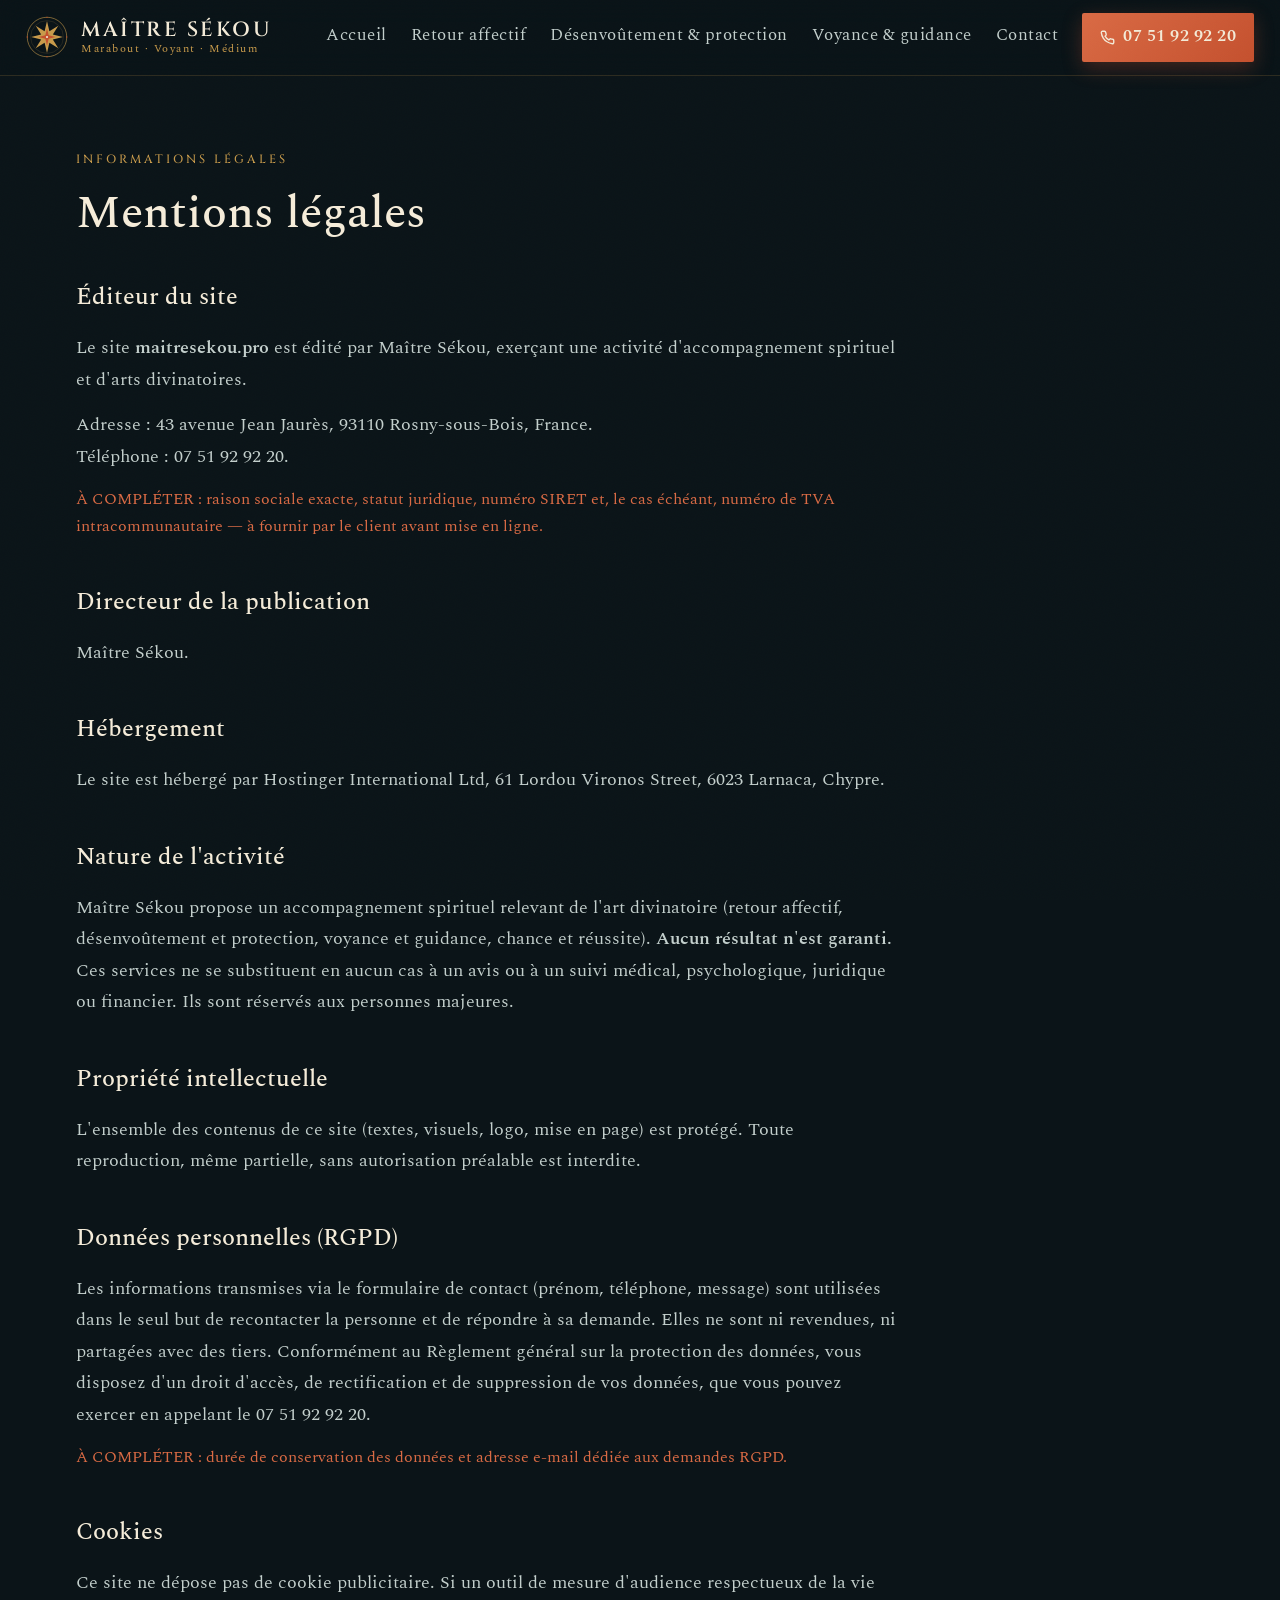
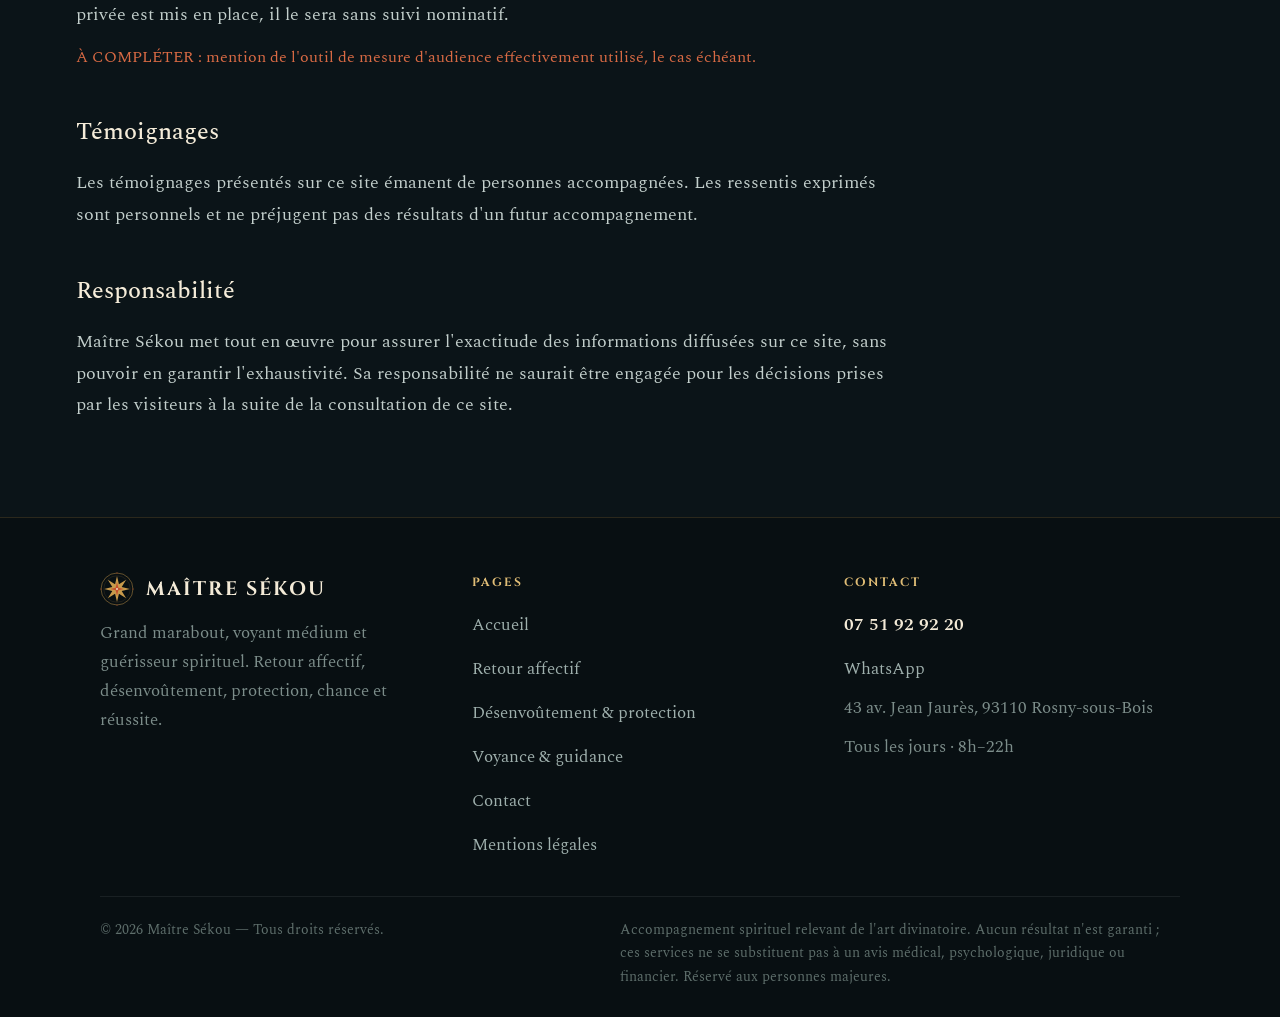
<file: mentions-legales.html>
<!DOCTYPE html>
<html lang="fr">

<head>
  <meta charset="utf-8">
  <meta name="viewport" content="width=device-width, initial-scale=1">

  <title>Mentions légales | Maître Sékou</title>
  <meta name="description" content="Mentions légales du site maitresekou.pro.">
  <meta name="robots" content="noindex, follow">
  <meta name="theme-color" content="#0b1418">
  <link rel="canonical" href="https://maitresekou.pro/mentions-legales">

  <link rel="icon" type="image/png" href="./favicon-96x96.png" sizes="96x96">
  <link rel="icon" type="image/svg+xml" href="./favicon.svg">
  <link rel="shortcut icon" href="./favicon.ico">
  <link rel="apple-touch-icon" sizes="180x180" href="./apple-touch-icon.png">
  <link rel="manifest" href="./site.webmanifest">
  <link rel="stylesheet" href="./assets/css/fonts.css">
  <link rel="stylesheet" href="./assets/css/site.css">
</head>

<body>

  <a class="skip" href="#contenu">Aller au contenu</a>
  <div class="grain" aria-hidden="true"></div>

  <header class="site-header">
    <div class="bar">
      <a class="brand" href="./index.html" aria-label="Maître Sékou — accueil">
        <img class="brand-mark" src="./assets/logo/maitre-sekou-embleme.svg" width="42" height="42" alt=""
          aria-hidden="true">
        <span class="wm"><b>MAÎTRE SÉKOU</b><span>Marabout · Voyant · Médium</span></span>
      </a>
      <nav class="nav" aria-label="Navigation principale">
        <a href="./index.html">Accueil</a>
        <a href="./retour-affectif.html">Retour affectif</a>
        <a href="./desenvoutement-protection.html">Désenvoûtement &amp; protection</a>
        <a href="./voyance-guidance.html">Voyance &amp; guidance</a>
        <a href="./contact.html">Contact</a>
        <a class="tel" href="tel:+33751929220"><svg width="15" height="15" viewBox="0 0 24 24" fill="none"
            stroke="currentColor" stroke-width="2.2" stroke-linecap="round" stroke-linejoin="round">
            <path
              d="M22 16.92v3a2 2 0 0 1-2.18 2 19.79 19.79 0 0 1-8.63-3.07 19.5 19.5 0 0 1-6-6 19.79 19.79 0 0 1-3.07-8.67A2 2 0 0 1 4.11 2h3a2 2 0 0 1 2 1.72c.13.96.36 1.9.7 2.81a2 2 0 0 1-.45 2.11L8.09 9.91a16 16 0 0 0 6 6l1.27-1.27a2 2 0 0 1 2.11-.45c.91.34 1.85.57 2.81.7A2 2 0 0 1 22 16.92Z">
            </path>
          </svg>07 51 92 92 20</a>
      </nav>
      <button class="burger" aria-label="Ouvrir le menu" aria-expanded="false" data-burger><svg width="22" height="22"
          viewBox="0 0 24 24" fill="none" stroke="#e0bd76" stroke-width="2" stroke-linecap="round">
          <path d="M3 6h18M3 12h18M3 18h18"></path>
        </svg></button>
    </div>
    <div class="mobile-menu" data-mobile-menu data-open="0">
      <a href="./index.html">Accueil</a>
      <a href="./retour-affectif.html">Retour affectif</a>
      <a href="./desenvoutement-protection.html">Désenvoûtement &amp; protection</a>
      <a href="./voyance-guidance.html">Voyance &amp; guidance</a>
      <a href="./contact.html">Contact</a>
      <a class="tel" href="tel:+33751929220">Appeler le 07 51 92 92 20</a>
    </div>
  </header>

  <main id="contenu">
    <section class="section" style="padding-top:64px">
      <div class="wrap">
        <span class="kicker">Informations légales</span>
        <h1 class="section-titre" style="margin-bottom:36px">Mentions légales</h1>

        <div class="legal" data-reveal>
          <h2>Éditeur du site</h2>
          <p>Le site <strong>maitresekou.pro</strong> est édité par Maître Sékou, exerçant une activité d'accompagnement
            spirituel et d'arts divinatoires.</p>
          <p>Adresse : 43 avenue Jean Jaurès, 93110 Rosny-sous-Bois, France.<br>Téléphone : 07 51 92 92 20.</p>
          <p class="maj">À COMPLÉTER : raison sociale exacte, statut juridique, numéro SIRET et, le cas échéant, numéro
            de TVA intracommunautaire — à fournir par le client avant mise en ligne.</p>

          <h2>Directeur de la publication</h2>
          <p>Maître Sékou.</p>

          <h2>Hébergement</h2>
          <p>Le site est hébergé par Hostinger International Ltd, 61 Lordou Vironos Street, 6023 Larnaca, Chypre.</p>

          <h2>Nature de l'activité</h2>
          <p>Maître Sékou propose un accompagnement spirituel relevant de l'art divinatoire (retour affectif,
            désenvoûtement et protection, voyance et guidance, chance et réussite). <strong>Aucun résultat n'est
              garanti.</strong> Ces services ne se substituent en aucun cas à un avis ou à un suivi médical,
            psychologique, juridique ou financier. Ils sont réservés aux personnes majeures.</p>

          <h2>Propriété intellectuelle</h2>
          <p>L'ensemble des contenus de ce site (textes, visuels, logo, mise en page) est protégé. Toute reproduction,
            même partielle, sans autorisation préalable est interdite.</p>

          <h2>Données personnelles (RGPD)</h2>
          <p>Les informations transmises via le formulaire de contact (prénom, téléphone, message) sont utilisées dans
            le seul but de recontacter la personne et de répondre à sa demande. Elles ne sont ni revendues, ni partagées
            avec des tiers. Conformément au Règlement général sur la protection des données, vous disposez d'un droit
            d'accès, de rectification et de suppression de vos données, que vous pouvez exercer en appelant le 07 51 92
            92 20.</p>
          <p class="maj">À COMPLÉTER : durée de conservation des données et adresse e-mail dédiée aux demandes RGPD.</p>

          <h2>Cookies</h2>
          <p>Ce site ne dépose pas de cookie publicitaire. Si un outil de mesure d'audience respectueux de la vie privée
            est mis en place, il le sera sans suivi nominatif.</p>
          <p class="maj">À COMPLÉTER : mention de l'outil de mesure d'audience effectivement utilisé, le cas échéant.
          </p>

          <h2>Témoignages</h2>
          <p>Les témoignages présentés sur ce site émanent de personnes accompagnées. Les ressentis exprimés sont
            personnels et ne préjugent pas des résultats d'un futur accompagnement.</p>

          <h2>Responsabilité</h2>
          <p>Maître Sékou met tout en œuvre pour assurer l'exactitude des informations diffusées sur ce site, sans
            pouvoir en garantir l'exhaustivité. Sa responsabilité ne saurait être engagée pour les décisions prises par
            les visiteurs à la suite de la consultation de ce site.</p>
        </div>
      </div>
    </section>
  </main>

  <footer class="site-footer">
    <div class="foot-grid">
      <div>
        <div class="foot-brand"><img class="foot-mark" src="./assets/logo/maitre-sekou-embleme.svg" width="34"
            height="34" alt="" aria-hidden="true"><b>MAÎTRE SÉKOU</b></div>
        <p>Grand marabout, voyant médium et guérisseur spirituel. Retour affectif, désenvoûtement, protection, chance et
          réussite.</p>
      </div>
      <div>
        <h4>Pages</h4>
        <ul>
          <li><a href="./index.html">Accueil</a></li>
          <li><a href="./retour-affectif.html">Retour affectif</a></li>
          <li><a href="./desenvoutement-protection.html">Désenvoûtement &amp; protection</a></li>
          <li><a href="./voyance-guidance.html">Voyance &amp; guidance</a></li>
          <li><a href="./contact.html">Contact</a></li>
          <li><a href="./mentions-legales.html">Mentions légales</a></li>
        </ul>
      </div>
      <div>
        <h4>Contact</h4>
        <ul>
          <li><a class="tel-f" href="tel:+33751929220">07 51 92 92 20</a></li>
          <li><a href="https://wa.me/33751929220">WhatsApp</a></li>
          <li class="muted">43 av. Jean Jaurès, 93110 Rosny-sous-Bois</li>
          <li class="muted">Tous les jours · 8h–22h</li>
        </ul>
      </div>
    </div>
    <div class="foot-bas">
      <span>© 2026 Maître Sékou — Tous droits réservés.</span>
      <span>Accompagnement spirituel relevant de l'art divinatoire. Aucun résultat n'est garanti ; ces services ne se
        substituent pas à un avis médical, psychologique, juridique ou financier. Réservé aux personnes majeures.</span>
    </div>
  </footer>

  <button class="to-top" data-to-top aria-label="Revenir en haut de la page"><svg width="20" height="20"
      viewBox="0 0 24 24" fill="none" stroke="currentColor" stroke-width="2" stroke-linecap="round"
      stroke-linejoin="round" aria-hidden="true">
      <path d="M12 19V5M5 12l7-7 7 7"></path>
    </svg></button>

  <script src="./assets/js/site.js"></script>
</body>

</html>
</file>
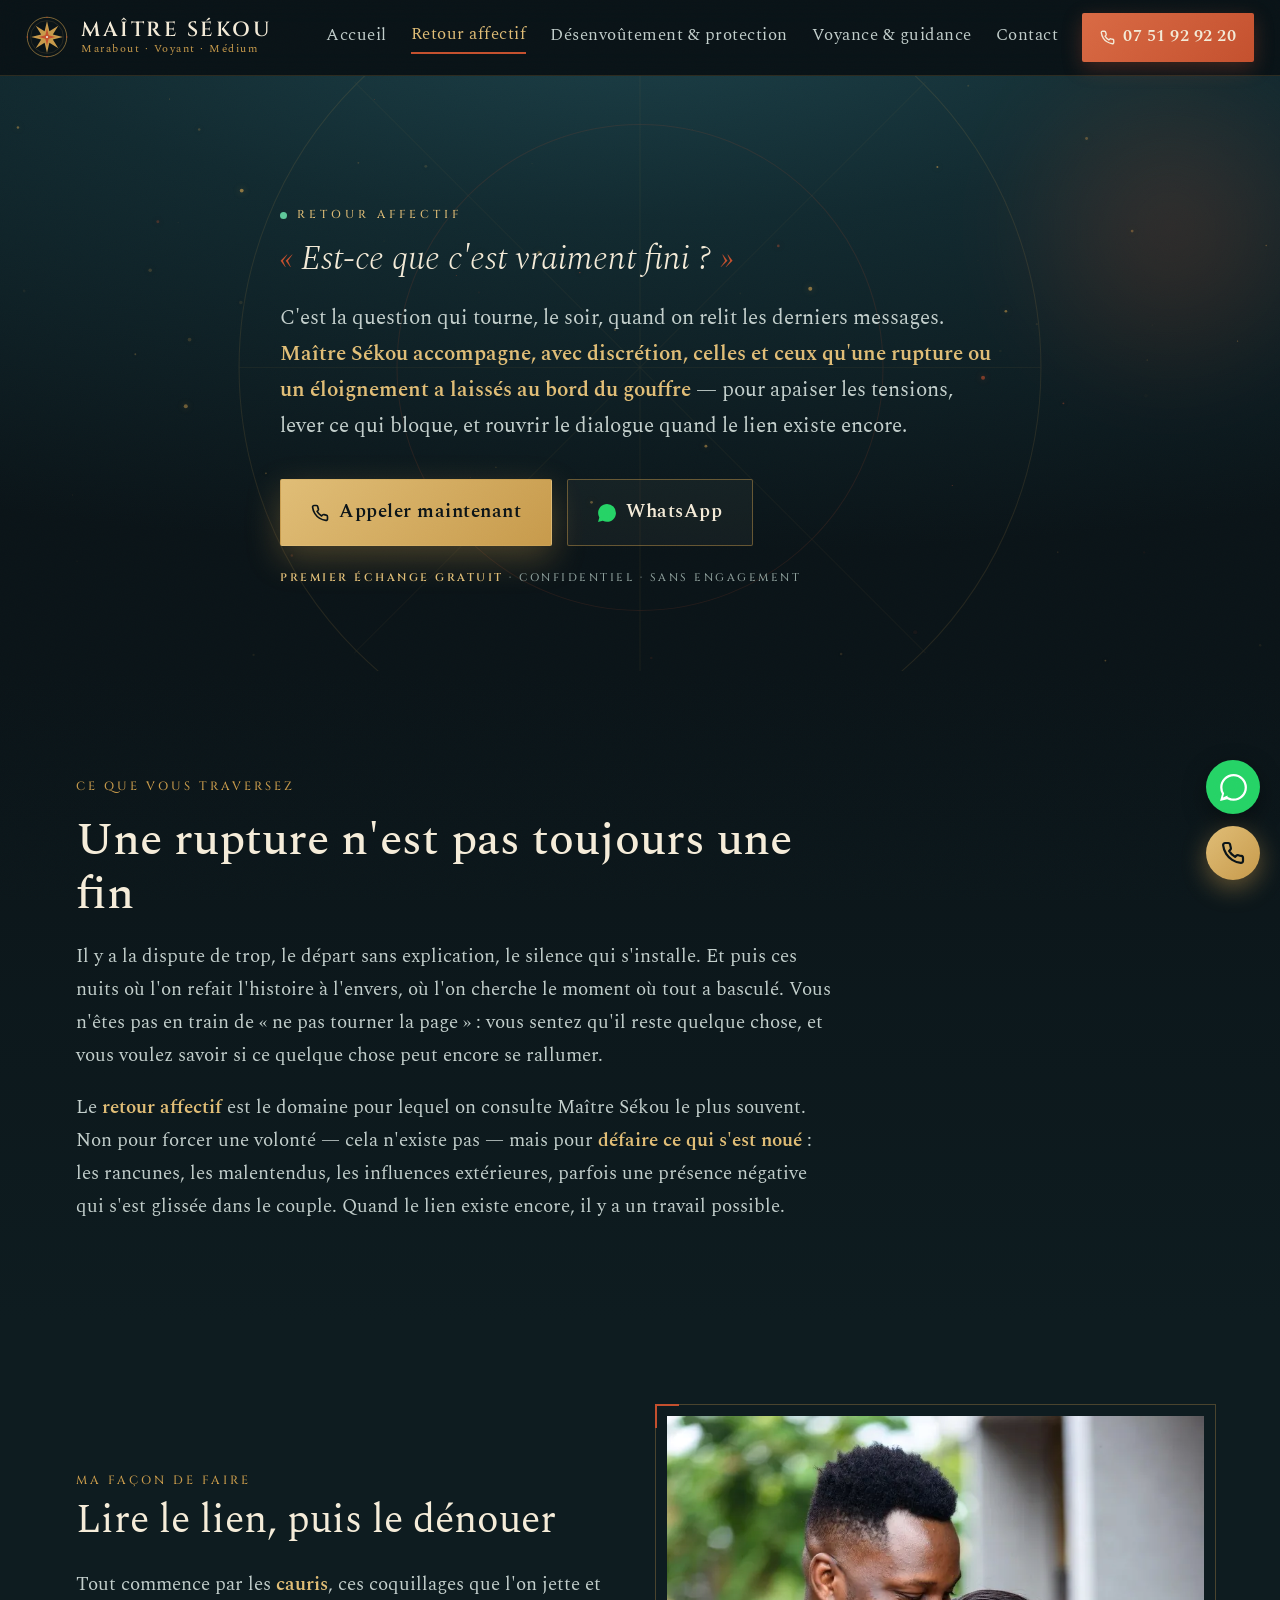
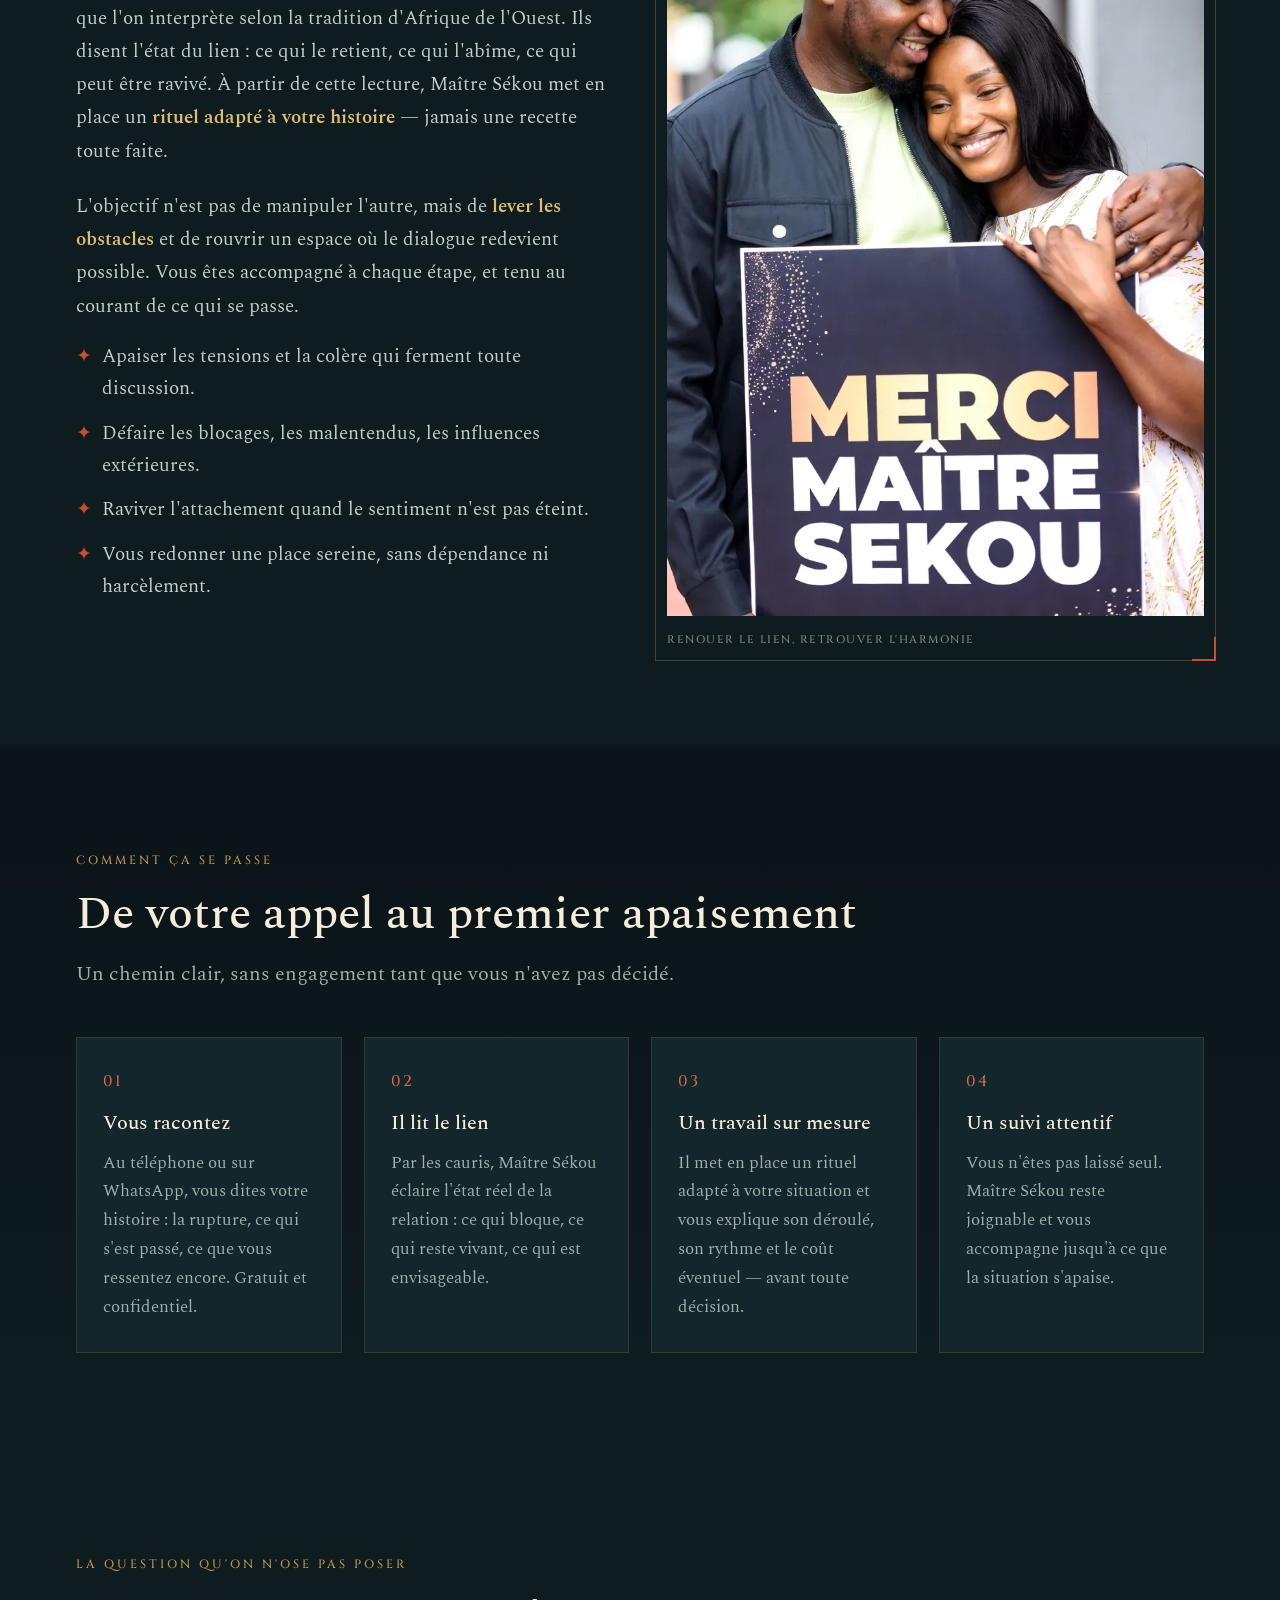
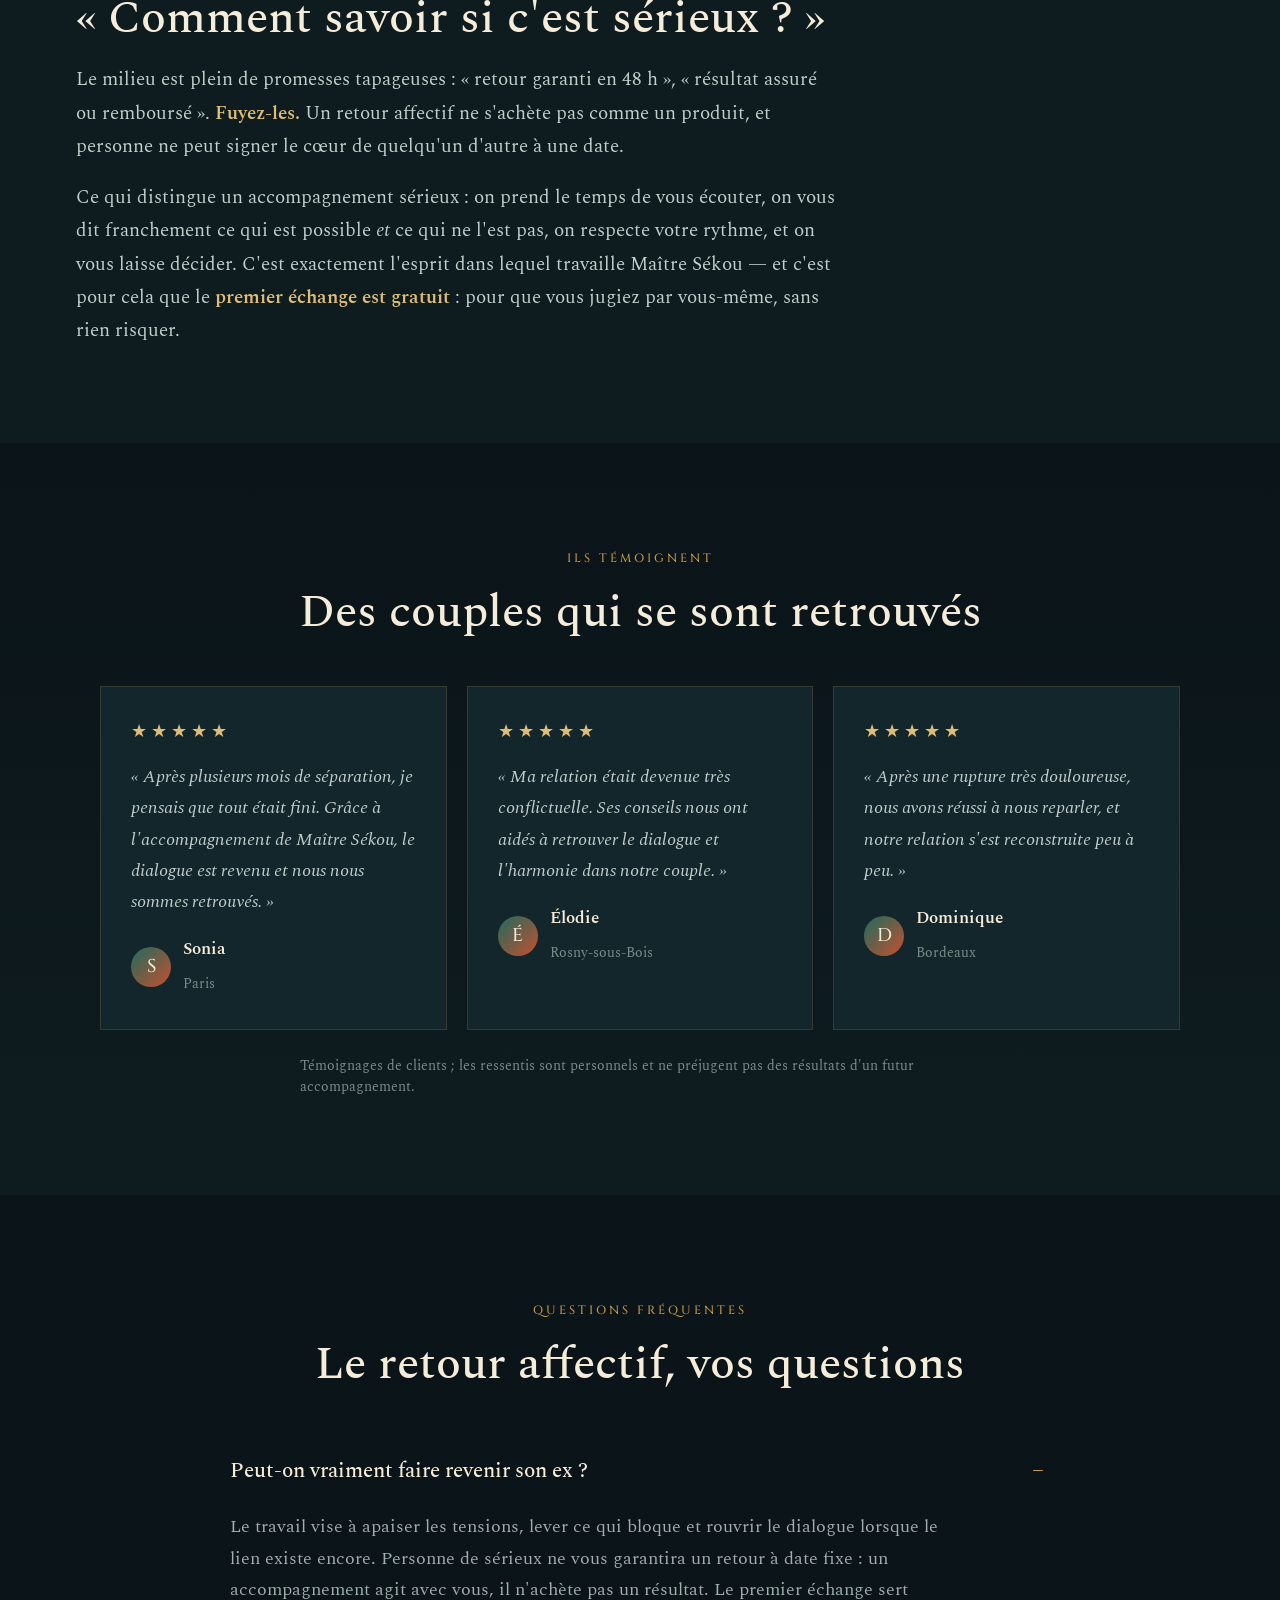
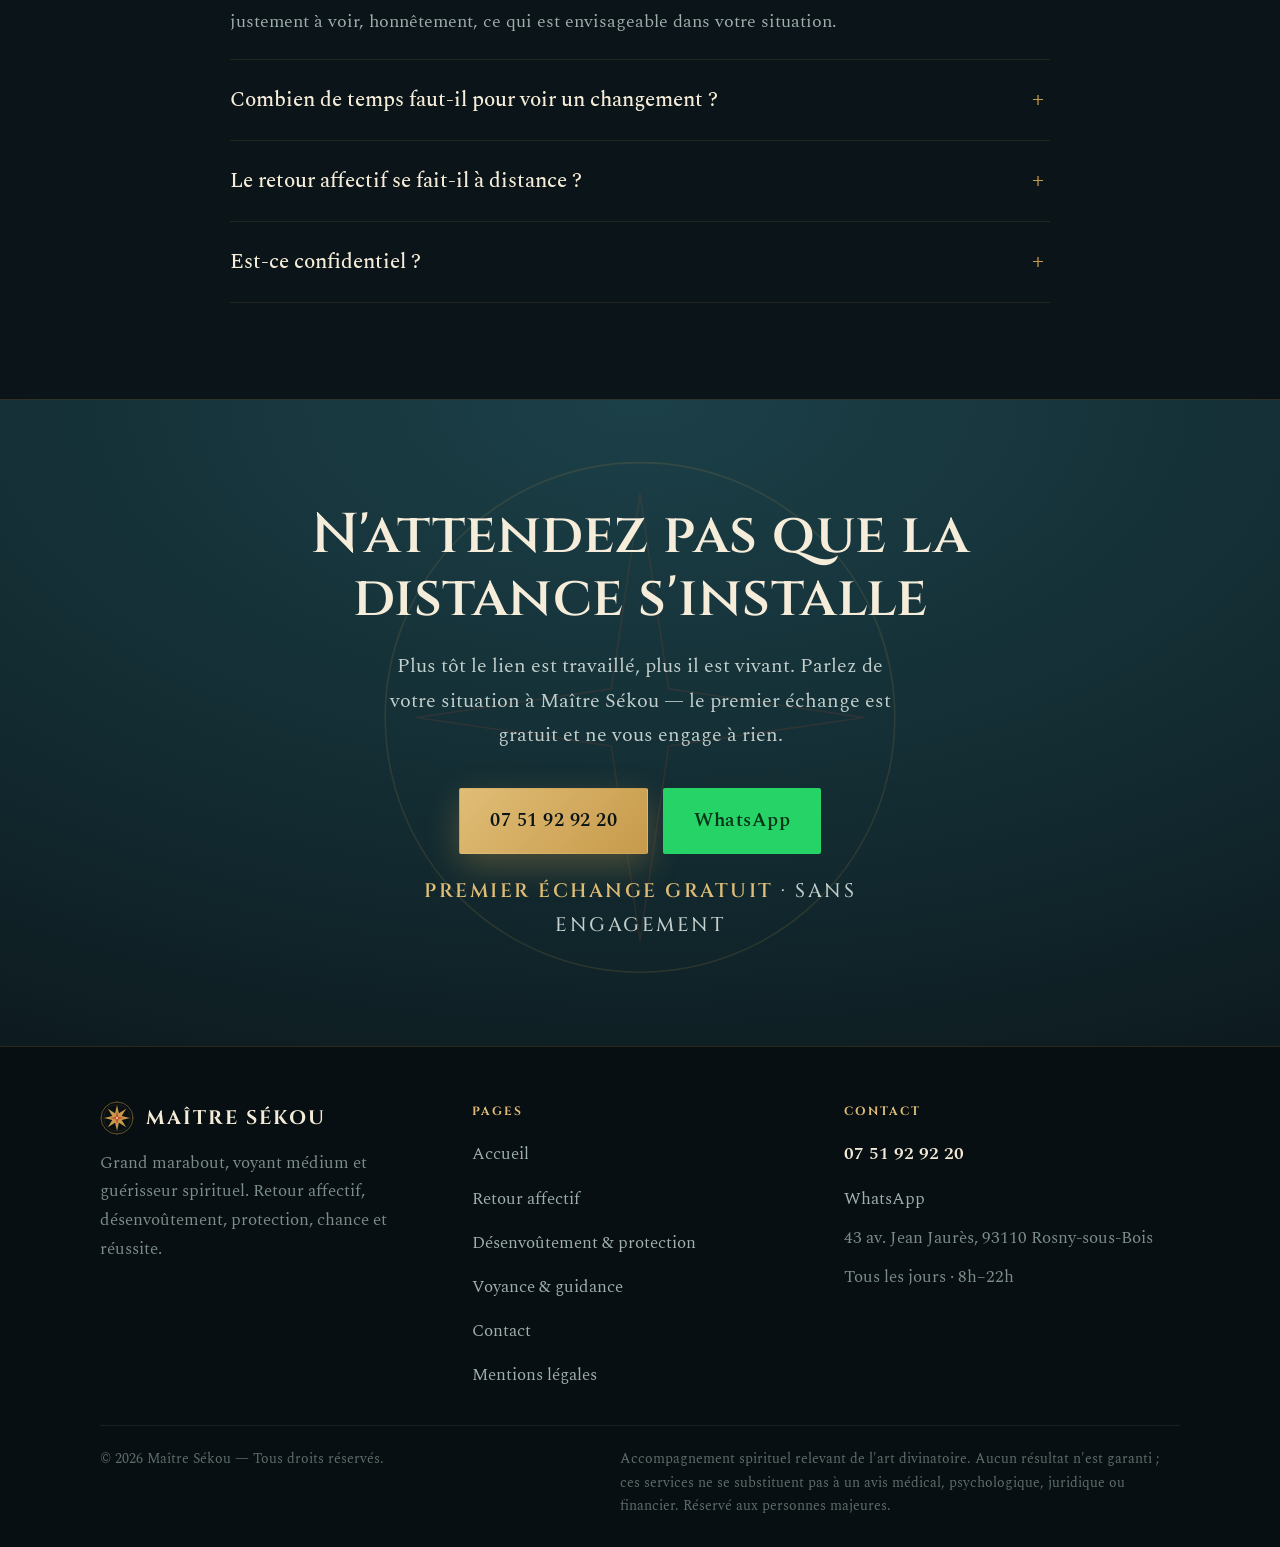
<file: retour-affectif.html>
<!DOCTYPE html>
<html lang="fr">
<head>
  <meta charset="utf-8">
  <meta name="viewport" content="width=device-width, initial-scale=1">

  <title>Retour affectif sérieux — faire revenir l'être aimé | Maître Sékou</title>
  <meta name="description" content="Retour affectif avec Maître Sékou, marabout et voyant médium : apaiser les tensions, lever ce qui bloque et renouer le lien après une rupture. Premier échange gratuit, confidentiel, partout en France. ☎ 07 51 92 92 20.">
  <meta name="author" content="Maître Sékou">
  <meta name="robots" content="index, follow, max-image-preview:large">
  <meta name="format-detection" content="telephone=yes">
  <meta name="theme-color" content="#0b1418">
  <link rel="canonical" href="https://maitresekou.pro/retour-affectif">

  <meta property="og:type" content="article">
  <meta property="og:locale" content="fr_FR">
  <meta property="og:site_name" content="Maître Sékou">
  <meta property="og:title" content="Retour affectif sérieux — faire revenir l'être aimé">
  <meta property="og:description" content="Renouer le lien après une rupture, avec discrétion et sans promesse en l'air. Premier échange gratuit, partout en France.">
  <meta property="og:url" content="https://maitresekou.pro/retour-affectif">
  <meta property="og:image" content="https://maitresekou.pro/assets/images/og-image.jpg">
  <meta property="og:image:width" content="1200">
  <meta property="og:image:height" content="630">
  <meta property="og:image:alt" content="Maître Sékou — Grand Marabout, voyant médium et guérisseur spirituel">
  <meta name="twitter:card" content="summary_large_image">
  <meta name="twitter:title" content="Maître Sékou — Grand Marabout Voyant Médium">
  <meta name="twitter:image" content="https://maitresekou.pro/assets/images/og-image.jpg">

  <link rel="icon" type="image/png" href="./favicon-96x96.png" sizes="96x96">
  <link rel="icon" type="image/svg+xml" href="./favicon.svg">
  <link rel="shortcut icon" href="./favicon.ico">
  <link rel="apple-touch-icon" sizes="180x180" href="./apple-touch-icon.png">
  <link rel="manifest" href="./site.webmanifest">
  <link rel="stylesheet" href="./assets/css/fonts.css">
  <link rel="stylesheet" href="./assets/css/site.css">

  <script type="application/ld+json">
  {
    "@context": "https://schema.org",
    "@graph": [
      { "@type":"WebPage", "@id":"https://maitresekou.pro/retour-affectif#webpage", "url":"https://maitresekou.pro/retour-affectif", "name":"Retour affectif sérieux — Maître Sékou", "inLanguage":"fr-FR", "isPartOf":{"@id":"https://maitresekou.pro/#website"} },
      { "@type":"BreadcrumbList", "@id":"https://maitresekou.pro/retour-affectif#breadcrumb", "itemListElement":[
        {"@type":"ListItem","position":1,"name":"Accueil","item":"https://maitresekou.pro/"},
        {"@type":"ListItem","position":2,"name":"Retour affectif","item":"https://maitresekou.pro/retour-affectif"}
      ]},
      { "@type":"Service", "@id":"https://maitresekou.pro/retour-affectif#service", "name":"Retour affectif", "serviceType":"Accompagnement spirituel pour le retour affectif", "areaServed":{"@type":"Country","name":"France"}, "provider":{"@id":"https://maitresekou.pro/#person"}, "description":"Accompagnement par l'art divinatoire pour apaiser les tensions, lever les blocages et renouer le dialogue avec la personne aimée après une rupture ou un éloignement." },
      { "@type":"FAQPage", "@id":"https://maitresekou.pro/retour-affectif#faq", "mainEntity":[
        {"@type":"Question","name":"Peut-on vraiment faire revenir son ex ?","acceptedAnswer":{"@type":"Answer","text":"Le travail de retour affectif vise à apaiser les tensions, lever ce qui bloque et rouvrir le dialogue lorsque le lien existe encore. Personne de sérieux ne vous garantira un retour à date fixe : un accompagnement agit avec vous, il n'achète pas un résultat. Le premier échange sert justement à voir, honnêtement, ce qui est envisageable dans votre situation."}},
        {"@type":"Question","name":"Combien de temps faut-il pour voir un changement ?","acceptedAnswer":{"@type":"Answer","text":"Cela dépend entièrement de votre histoire : depuis quand le lien est rompu, ce qui l'a brisé, l'état du dialogue. Maître Sékou ne promet aucun délai chiffré. Il vous dit, après vous avoir écouté, comment il envisage le travail et à quel rythme."}},
        {"@type":"Question","name":"Le retour affectif se fait-il à distance ?","acceptedAnswer":{"@type":"Answer","text":"Oui. La grande majorité des accompagnements de retour affectif se font par téléphone et WhatsApp, partout en France. Un rendez-vous sur place reste possible à Rosny-sous-Bois (93), aux portes de Paris."}},
        {"@type":"Question","name":"Est-ce confidentiel ?","acceptedAnswer":{"@type":"Answer","text":"Strictement. Ce que vous confiez reste entre vous et Maître Sékou. Rien n'est partagé, et le premier échange n'engage à rien."}}
      ]}
    ]
  }
  </script>
</head>
<body>

  <a class="skip" href="#contenu">Aller au contenu</a>
  <div class="grain" aria-hidden="true"></div>

  <header class="site-header">
    <div class="bar">
      <a class="brand" href="./index.html" aria-label="Maître Sékou — accueil">
        <img class="brand-mark" src="./assets/logo/maitre-sekou-embleme.svg" width="42" height="42" alt="" aria-hidden="true">
        <span class="wm"><b>MAÎTRE SÉKOU</b><span>Marabout · Voyant · Médium</span></span>
      </a>
      <nav class="nav" aria-label="Navigation principale">
        <a href="./index.html">Accueil</a>
        <a href="./retour-affectif.html" aria-current="page">Retour affectif</a>
        <a href="./desenvoutement-protection.html">Désenvoûtement &amp; protection</a>
        <a href="./voyance-guidance.html">Voyance &amp; guidance</a>
        <a href="./contact.html">Contact</a>
        <a class="tel" href="tel:+33751929220"><svg width="15" height="15" viewBox="0 0 24 24" fill="none" stroke="currentColor" stroke-width="2.2" stroke-linecap="round" stroke-linejoin="round"><path d="M22 16.92v3a2 2 0 0 1-2.18 2 19.79 19.79 0 0 1-8.63-3.07 19.5 19.5 0 0 1-6-6 19.79 19.79 0 0 1-3.07-8.67A2 2 0 0 1 4.11 2h3a2 2 0 0 1 2 1.72c.13.96.36 1.9.7 2.81a2 2 0 0 1-.45 2.11L8.09 9.91a16 16 0 0 0 6 6l1.27-1.27a2 2 0 0 1 2.11-.45c.91.34 1.85.57 2.81.7A2 2 0 0 1 22 16.92Z"></path></svg>07 51 92 92 20</a>
      </nav>
      <button class="burger" aria-label="Ouvrir le menu" aria-expanded="false" data-burger><svg width="22" height="22" viewBox="0 0 24 24" fill="none" stroke="#e0bd76" stroke-width="2" stroke-linecap="round"><path d="M3 6h18M3 12h18M3 18h18"></path></svg></button>
    </div>
    <div class="mobile-menu" data-mobile-menu data-open="0">
      <a href="./index.html">Accueil</a>
      <a href="./retour-affectif.html">Retour affectif</a>
      <a href="./desenvoutement-protection.html">Désenvoûtement &amp; protection</a>
      <a href="./voyance-guidance.html">Voyance &amp; guidance</a>
      <a href="./contact.html">Contact</a>
      <a class="tel" href="tel:+33751929220">Appeler le 07 51 92 92 20</a>
    </div>
  </header>

  <main id="contenu">

    <!-- HÉRO -->
    <section class="hero hero--page">
      <canvas data-embers aria-hidden="true"></canvas>
      <div class="compas" aria-hidden="true"><svg width="min(90vh,900px)" height="min(90vh,900px)" viewBox="0 0 400 400" fill="none" style="opacity:.13;animation:slowspin 150s linear infinite"><circle cx="200" cy="200" r="198" stroke="#c79a4b" stroke-width="0.5"></circle><circle cx="200" cy="200" r="120" stroke="#c4502e" stroke-width="0.5"></circle><g stroke="#c79a4b" stroke-width="0.4" opacity="0.7"><path d="M200 2 L200 398 M2 200 L398 200 M59 59 L341 341 M341 59 L59 341"></path></g></svg></div>
      <div class="glow glow-2" aria-hidden="true"></div>
      <div class="hero-inner" style="text-align:left">
        <p class="hero-eyebrow"><span class="dot"></span>Retour affectif</p>
        <h1 class="sr-only">Retour affectif avec Maître Sékou — faire revenir l'être aimé, partout en France</h1>
        <p class="pensee"><span class="g">«&nbsp;</span>Est-ce que c'est vraiment fini&nbsp;?<span class="g">&nbsp;»</span></p>
        <p class="reponse">C'est la question qui tourne, le soir, quand on relit les derniers messages. <strong>Maître Sékou accompagne, avec discrétion, celles et ceux qu'une rupture ou un éloignement a laissés au bord du gouffre</strong> — pour apaiser les tensions, lever ce qui bloque, et rouvrir le dialogue quand le lien existe encore.</p>
        <div class="hero-actions" style="justify-content:flex-start">
          <a class="btn btn-or" href="tel:+33751929220"><svg viewBox="0 0 24 24" fill="none" stroke="currentColor" stroke-width="2.2" stroke-linecap="round" stroke-linejoin="round"><path d="M22 16.92v3a2 2 0 0 1-2.18 2 19.79 19.79 0 0 1-8.63-3.07 19.5 19.5 0 0 1-6-6 19.79 19.79 0 0 1-3.07-8.67A2 2 0 0 1 4.11 2h3a2 2 0 0 1 2 1.72c.13.96.36 1.9.7 2.81a2 2 0 0 1-.45 2.11L8.09 9.91a16 16 0 0 0 6 6l1.27-1.27a2 2 0 0 1 2.11-.45c.91.34 1.85.57 2.81.7A2 2 0 0 1 22 16.92Z"></path></svg>Appeler maintenant</a>
          <a class="btn btn-ligne" href="https://wa.me/33751929220"><svg viewBox="0 0 24 24" fill="#25D366" aria-hidden="true"><path d="M.057 24l1.687-6.163a11.867 11.867 0 0 1-1.587-5.946C.16 5.335 5.495 0 12.05 0a11.821 11.821 0 0 1 8.413 3.488 11.824 11.824 0 0 1 3.48 8.414c-.003 6.557-5.338 11.892-11.893 11.892a11.9 11.9 0 0 1-5.688-1.448L.057 24z"></path></svg>WhatsApp</a>
        </div>
        <p class="hero-note" style="text-align:left"><b>Premier échange gratuit</b> · confidentiel · sans engagement</p>
      </div>
    </section>

    <!-- COMPRENDRE -->
    <section class="section section--alt">
      <div class="wrap">
        <div class="prose-bloc" data-reveal>
          <span class="kicker">Ce que vous traversez</span>
          <h2 class="section-titre">Une rupture n'est pas toujours une fin</h2>
          <p>Il y a la dispute de trop, le départ sans explication, le silence qui s'installe. Et puis ces nuits où l'on refait l'histoire à l'envers, où l'on cherche le moment où tout a basculé. Vous n'êtes pas en train de « ne pas tourner la page » : vous sentez qu'il reste quelque chose, et vous voulez savoir si ce quelque chose peut encore se rallumer.</p>
          <p>Le <strong>retour affectif</strong> est le domaine pour lequel on consulte Maître Sékou le plus souvent. Non pour forcer une volonté — cela n'existe pas — mais pour <strong>défaire ce qui s'est noué</strong> : les rancunes, les malentendus, les influences extérieures, parfois une présence négative qui s'est glissée dans le couple. Quand le lien existe encore, il y a un travail possible.</p>
        </div>
      </div>
    </section>

    <!-- COMMENT JE TRAVAILLE -->
    <section class="section section--deep">
      <div class="wrap">
        <div class="bio bio-grid">
          <div class="prose-bloc" data-reveal>
            <span class="kicker">Ma façon de faire</span>
            <h2 class="section-titre" style="font-style:normal">Lire le lien, puis le dénouer</h2>
            <p>Tout commence par les <strong>cauris</strong>, ces coquillages que l'on jette et que l'on interprète selon la tradition d'Afrique de l'Ouest. Ils disent l'état du lien : ce qui le retient, ce qui l'abîme, ce qui peut être ravivé. À partir de cette lecture, Maître Sékou met en place un <strong>rituel adapté à votre histoire</strong> — jamais une recette toute faite.</p>
            <p>L'objectif n'est pas de manipuler l'autre, mais de <strong>lever les obstacles</strong> et de rouvrir un espace où le dialogue redevient possible. Vous êtes accompagné à chaque étape, et tenu au courant de ce qui se passe.</p>
            <ul>
              <li>Apaiser les tensions et la colère qui ferment toute discussion.</li>
              <li>Défaire les blocages, les malentendus, les influences extérieures.</li>
              <li>Raviver l'attachement quand le sentiment n'est pas éteint.</li>
              <li>Vous redonner une place sereine, sans dépendance ni harcèlement.</li>
            </ul>
          </div>
          <figure class="cadre cadre--plein" data-reveal style="margin:0">
            <span class="c-tl" aria-hidden="true"></span><span class="c-br" aria-hidden="true"></span>
            <img src="./assets/images/couple-retrouvailles.webp" alt="Un couple réuni et souriant après un accompagnement de retour affectif" loading="lazy" decoding="async">
            <figcaption>Renouer le lien, retrouver l'harmonie</figcaption>
          </figure>
        </div>
      </div>
    </section>

    <!-- DÉROULÉ -->
    <section class="section section--alt">
      <div class="wrap">
        <div data-reveal>
          <span class="kicker">Comment ça se passe</span>
          <h2 class="section-titre">De votre appel au premier apaisement</h2>
          <p class="section-intro">Un chemin clair, sans engagement tant que vous n'avez pas décidé.</p>
        </div>
        <div class="etapes">
          <div class="etape" data-reveal><div class="n">01</div><h3>Vous racontez</h3><p>Au téléphone ou sur WhatsApp, vous dites votre histoire : la rupture, ce qui s'est passé, ce que vous ressentez encore. Gratuit et confidentiel.</p></div>
          <div class="etape" data-reveal><div class="n">02</div><h3>Il lit le lien</h3><p>Par les cauris, Maître Sékou éclaire l'état réel de la relation : ce qui bloque, ce qui reste vivant, ce qui est envisageable.</p></div>
          <div class="etape" data-reveal><div class="n">03</div><h3>Un travail sur mesure</h3><p>Il met en place un rituel adapté à votre situation et vous explique son déroulé, son rythme et le coût éventuel — avant toute décision.</p></div>
          <div class="etape" data-reveal><div class="n">04</div><h3>Un suivi attentif</h3><p>Vous n'êtes pas laissé seul. Maître Sékou reste joignable et vous accompagne jusqu'à ce que la situation s'apaise.</p></div>
        </div>
      </div>
    </section>

    <!-- EST-CE SÉRIEUX -->
    <section class="section section--deep">
      <div class="wrap">
        <div class="prose-bloc" data-reveal>
          <span class="kicker">La question qu'on n'ose pas poser</span>
          <h2 class="section-titre" style="font-style:normal">« Comment savoir si c'est sérieux ? »</h2>
          <p>Le milieu est plein de promesses tapageuses : « retour garanti en 48 h », « résultat assuré ou remboursé ». <strong>Fuyez-les.</strong> Un retour affectif ne s'achète pas comme un produit, et personne ne peut signer le cœur de quelqu'un d'autre à une date.</p>
          <p>Ce qui distingue un accompagnement sérieux : on prend le temps de vous écouter, on vous dit franchement ce qui est possible <em>et</em> ce qui ne l'est pas, on respecte votre rythme, et on vous laisse décider. C'est exactement l'esprit dans lequel travaille Maître Sékou — et c'est pour cela que le <strong>premier échange est gratuit</strong> : pour que vous jugiez par vous-même, sans rien risquer.</p>
        </div>
      </div>
    </section>

    <!-- TÉMOIGNAGES -->
    <section class="section section--alt">
      <div class="wrap">
        <div class="section--center" data-reveal>
          <span class="kicker">Ils témoignent</span>
          <h2 class="section-titre">Des couples qui se sont retrouvés</h2>
        </div>
        <div class="avis-grid">
          <figure class="avis" data-reveal data-a-valider="temoignage"><div class="etoiles">★★★★★</div><blockquote>« Après plusieurs mois de séparation, je pensais que tout était fini. Grâce à l'accompagnement de Maître Sékou, le dialogue est revenu et nous nous sommes retrouvés. »</blockquote><figcaption><span class="pastille">S</span><span class="who"><b>Sonia</b><span>Paris</span></span></figcaption></figure>
          <figure class="avis" data-reveal data-a-valider="temoignage"><div class="etoiles">★★★★★</div><blockquote>« Ma relation était devenue très conflictuelle. Ses conseils nous ont aidés à retrouver le dialogue et l'harmonie dans notre couple. »</blockquote><figcaption><span class="pastille">É</span><span class="who"><b>Élodie</b><span>Rosny-sous-Bois</span></span></figcaption></figure>
          <figure class="avis" data-reveal data-a-valider="temoignage"><div class="etoiles">★★★★★</div><blockquote>« Après une rupture très douloureuse, nous avons réussi à nous reparler, et notre relation s'est reconstruite peu à peu. »</blockquote><figcaption><span class="pastille">D</span><span class="who"><b>Dominique</b><span>Bordeaux</span></span></figcaption></figure>
        </div>
        <p class="disclaimer">Témoignages de clients ; les ressentis sont personnels et ne préjugent pas des résultats d'un futur accompagnement.<!-- À VALIDER : authenticité et accord des personnes citées --></p>
      </div>
    </section>

    <!-- FAQ -->
    <section class="section">
      <div class="wrap">
        <div class="section--center" data-reveal>
          <span class="kicker">Questions fréquentes</span>
          <h2 class="section-titre">Le retour affectif, vos questions</h2>
        </div>
        <div class="faq" data-reveal>
          <details open><summary>Peut-on vraiment faire revenir son ex ?</summary><p>Le travail vise à apaiser les tensions, lever ce qui bloque et rouvrir le dialogue lorsque le lien existe encore. Personne de sérieux ne vous garantira un retour à date fixe : un accompagnement agit avec vous, il n'achète pas un résultat. Le premier échange sert justement à voir, honnêtement, ce qui est envisageable dans votre situation.</p></details>
          <details><summary>Combien de temps faut-il pour voir un changement ?</summary><p>Cela dépend de votre histoire : depuis quand le lien est rompu, ce qui l'a brisé, l'état du dialogue. Maître Sékou ne promet aucun délai chiffré. Il vous dit, après vous avoir écouté, comment il envisage le travail et à quel rythme.</p></details>
          <details><summary>Le retour affectif se fait-il à distance ?</summary><p>Oui. La grande majorité des accompagnements se font par téléphone et WhatsApp, partout en France. Un rendez-vous sur place reste possible à Rosny-sous-Bois (93), aux portes de Paris.</p></details>
          <details><summary>Est-ce confidentiel ?</summary><p>Strictement. Ce que vous confiez reste entre vous et Maître Sékou. Rien n'est partagé, et le premier échange n'engage à rien.</p></details>
        </div>
      </div>
    </section>

    <!-- CTA -->
    <section class="cta">
      <div class="compas" aria-hidden="true"><svg width="520" height="520" viewBox="0 0 200 200" fill="none" style="opacity:.14;animation:slowspin 120s linear infinite"><circle cx="100" cy="100" r="98" stroke="#c79a4b" stroke-width="0.6"></circle><path d="M100 14 L111 89 L186 100 L111 111 L100 186 L89 111 L14 100 L89 89 Z" stroke="#c4502e" stroke-width="0.6"></path></svg></div>
      <div class="cta-inner" data-reveal>
        <h2>N'attendez pas que la distance s'installe</h2>
        <p>Plus tôt le lien est travaillé, plus il est vivant. Parlez de votre situation à Maître Sékou — le premier échange est gratuit et ne vous engage à rien.</p>
        <div class="hero-actions">
          <a class="btn btn-or" href="tel:+33751929220">07 51 92 92 20</a>
          <a class="btn btn-wa" href="https://wa.me/33751929220">WhatsApp</a>
        </div>
        <p class="hero-note" style="animation:none"><b>Premier échange gratuit</b> · sans engagement</p>
      </div>
    </section>

  </main>

  <footer class="site-footer">
    <div class="foot-grid">
      <div>
        <div class="foot-brand"><img class="foot-mark" src="./assets/logo/maitre-sekou-embleme.svg" width="34" height="34" alt="" aria-hidden="true"><b>MAÎTRE SÉKOU</b></div>
        <p>Grand marabout, voyant médium et guérisseur spirituel. Retour affectif, désenvoûtement, protection, chance et réussite.</p>
      </div>
      <div><h4>Pages</h4><ul><li><a href="./index.html">Accueil</a></li><li><a href="./retour-affectif.html">Retour affectif</a></li><li><a href="./desenvoutement-protection.html">Désenvoûtement &amp; protection</a></li><li><a href="./voyance-guidance.html">Voyance &amp; guidance</a></li><li><a href="./contact.html">Contact</a></li><li><a href="./mentions-legales.html">Mentions légales</a></li></ul></div>
      <div><h4>Contact</h4><ul><li><a class="tel-f" href="tel:+33751929220">07 51 92 92 20</a></li><li><a href="https://wa.me/33751929220">WhatsApp</a></li><li class="muted">43 av. Jean Jaurès, 93110 Rosny-sous-Bois</li><li class="muted">Tous les jours · 8h–22h</li></ul></div>
    </div>
    <div class="foot-bas">
      <span>© 2026 Maître Sékou — Tous droits réservés.</span>
      <span>Accompagnement spirituel relevant de l'art divinatoire. Aucun résultat n'est garanti ; ces services ne se substituent pas à un avis médical, psychologique, juridique ou financier. Réservé aux personnes majeures.</span>
    </div>
  </footer>

  <div class="float">
    <a class="wa" href="https://wa.me/33751929220" aria-label="Écrire sur WhatsApp"><svg width="27" height="27" viewBox="0 0 24 24" fill="#fff"><path d="M.057 24l1.687-6.163a11.867 11.867 0 0 1-1.587-5.946C.16 5.335 5.495 0 12.05 0a11.821 11.821 0 0 1 8.413 3.488 11.824 11.824 0 0 1 3.48 8.414c-.003 6.557-5.338 11.892-11.893 11.892a11.9 11.9 0 0 1-5.688-1.448L.057 24zm6.597-3.807c1.676.995 3.276 1.591 5.392 1.592 5.448 0 9.886-4.434 9.889-9.885.002-5.462-4.415-9.89-9.881-9.892-5.452 0-9.887 4.434-9.889 9.884a9.86 9.86 0 0 0 1.51 5.26l-.999 3.648 3.978-1.715z"></path></svg></a>
    <a class="call" href="tel:+33751929220" aria-label="Appeler Maître Sékou"><svg width="24" height="24" viewBox="0 0 24 24" fill="none" stroke="#0b1418" stroke-width="2.2" stroke-linecap="round" stroke-linejoin="round"><path d="M22 16.92v3a2 2 0 0 1-2.18 2 19.79 19.79 0 0 1-8.63-3.07 19.5 19.5 0 0 1-6-6 19.79 19.79 0 0 1-3.07-8.67A2 2 0 0 1 4.11 2h3a2 2 0 0 1 2 1.72c.13.96.36 1.9.7 2.81a2 2 0 0 1-.45 2.11L8.09 9.91a16 16 0 0 0 6 6l1.27-1.27a2 2 0 0 1 2.11-.45c.91.34 1.85.57 2.81.7A2 2 0 0 1 22 16.92Z"></path></svg></a>
  </div>

  <button class="to-top" data-to-top aria-label="Revenir en haut de la page"><svg width="20" height="20" viewBox="0 0 24 24" fill="none" stroke="currentColor" stroke-width="2" stroke-linecap="round" stroke-linejoin="round" aria-hidden="true"><path d="M12 19V5M5 12l7-7 7 7"></path></svg></button>

  <script src="./assets/js/site.js"></script>
</body>
</html>
</file>
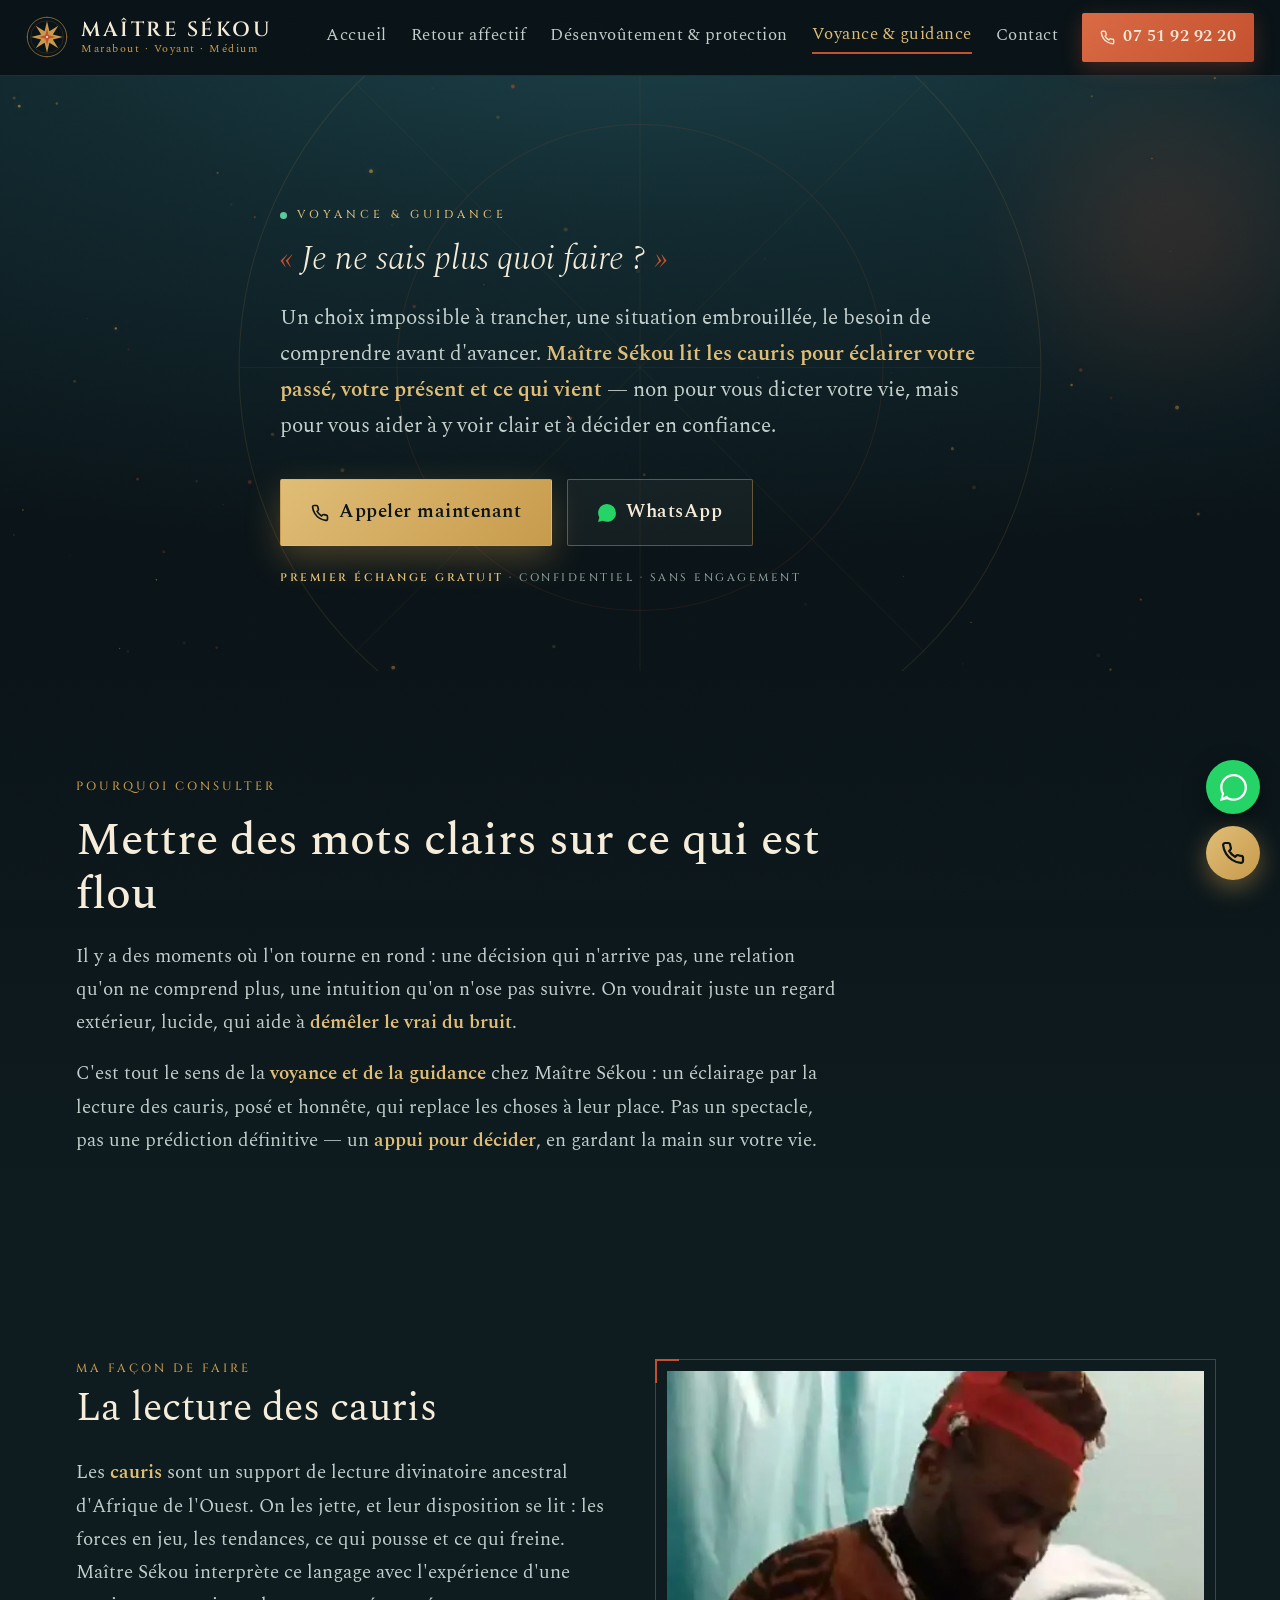
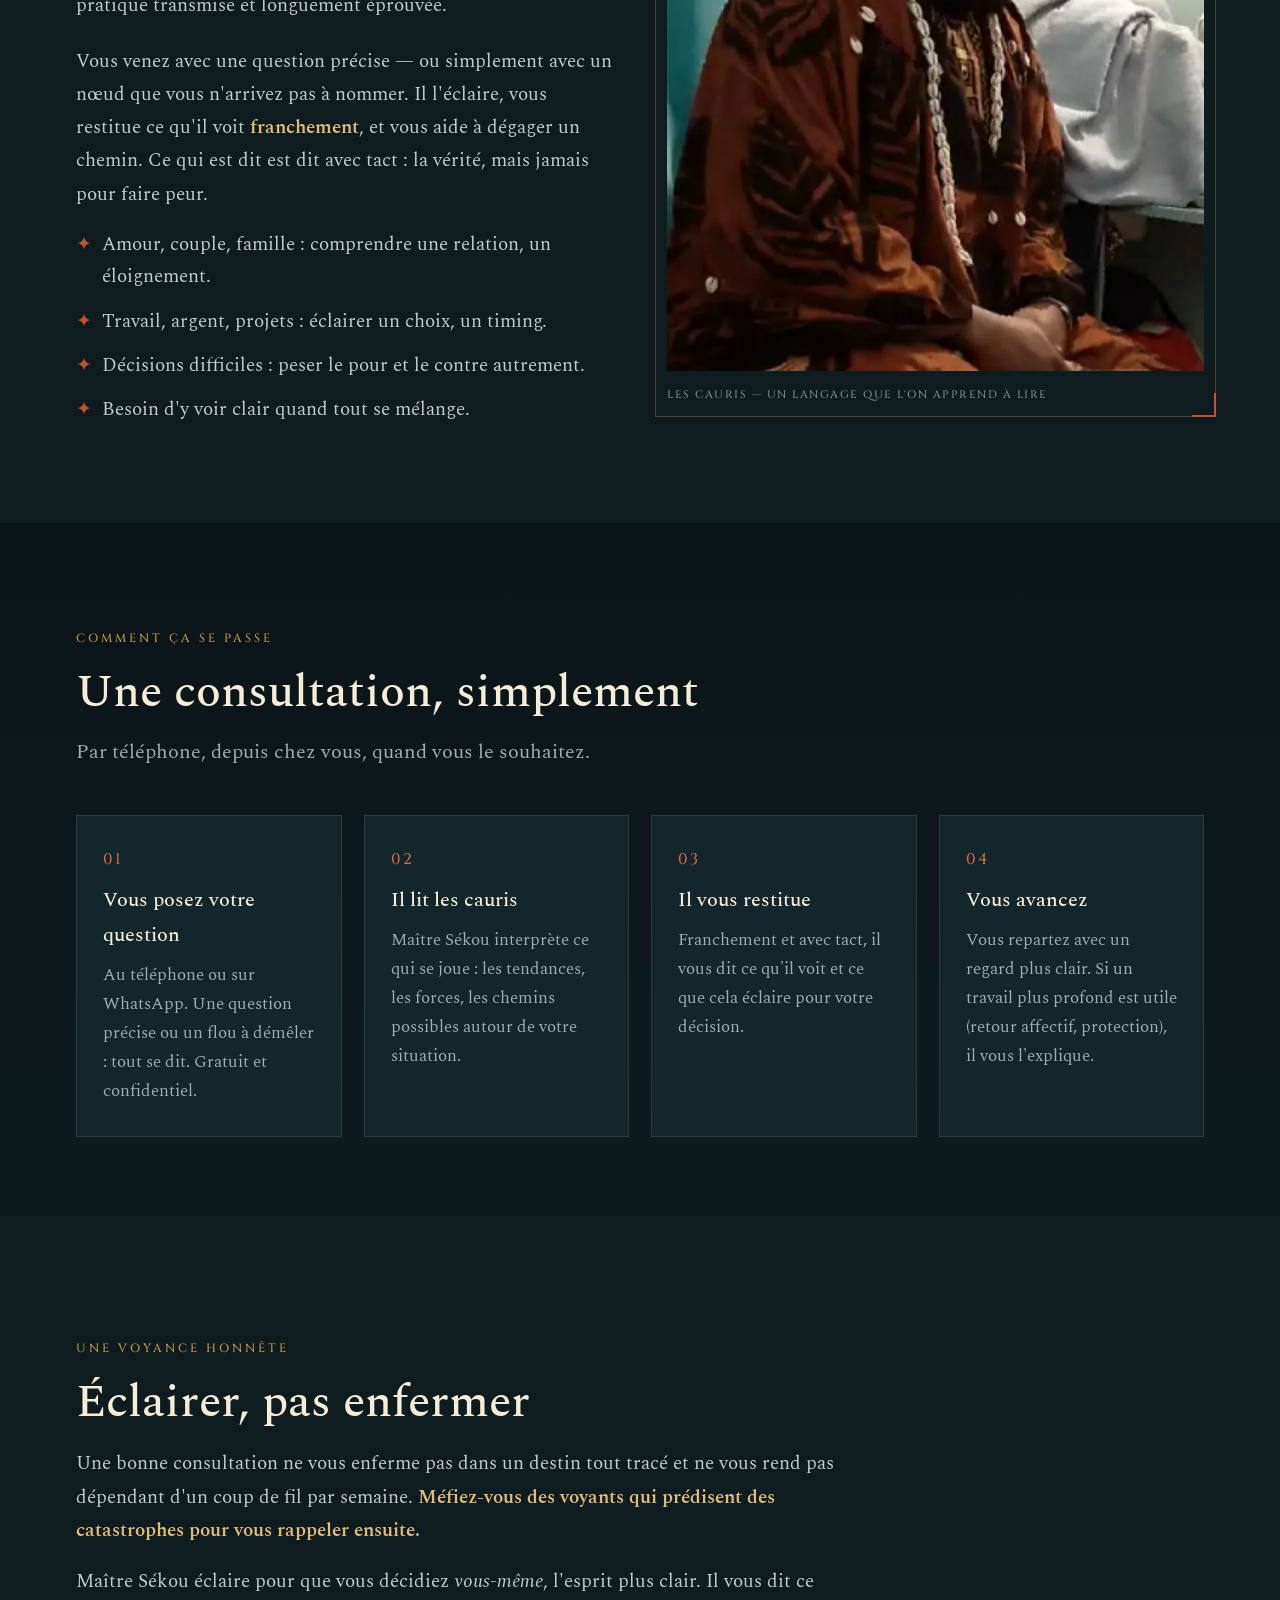
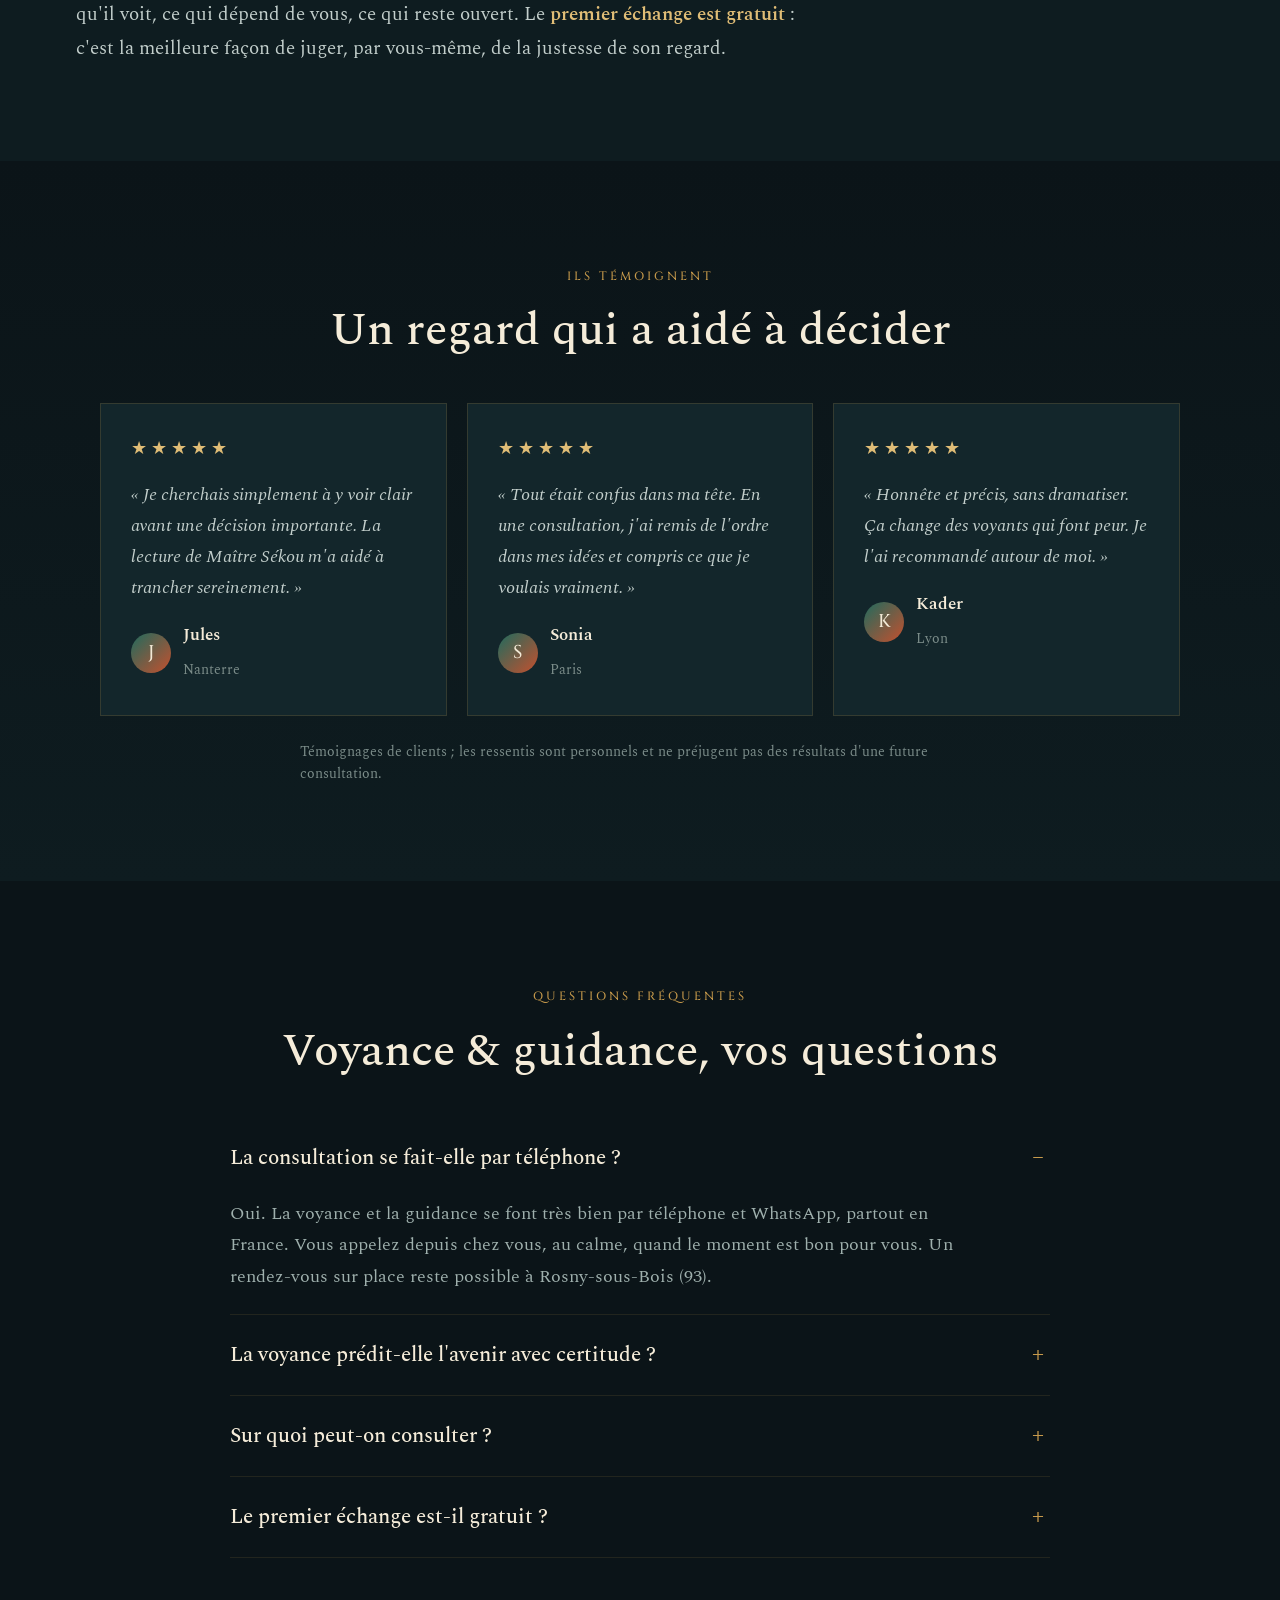
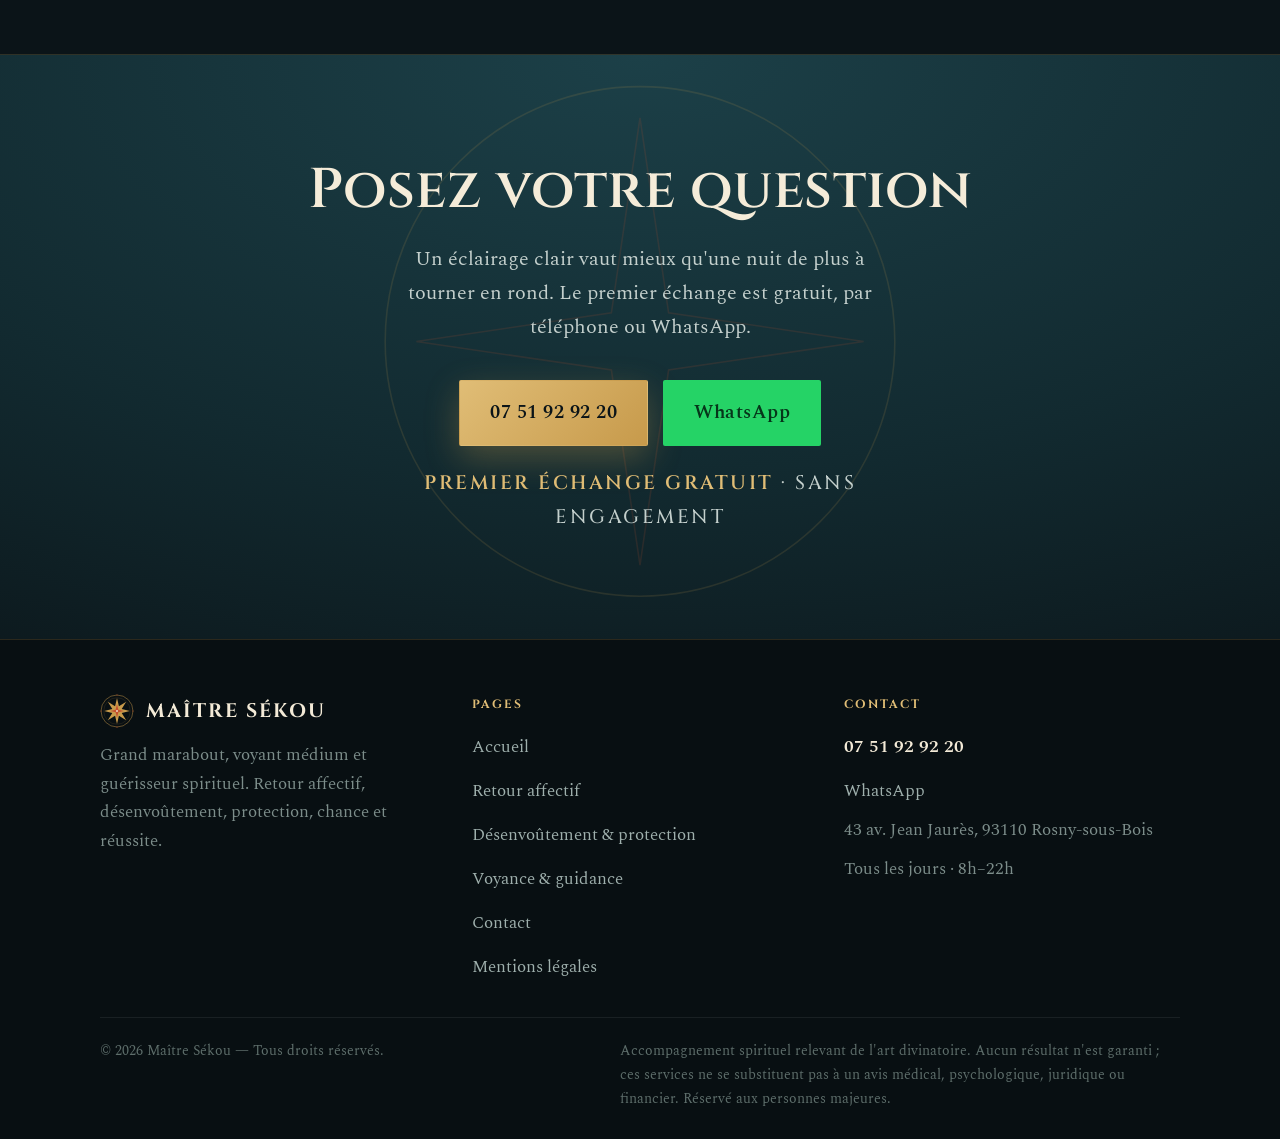
<file: voyance-guidance.html>
<!DOCTYPE html>
<html lang="fr">
<head>
  <meta charset="utf-8">
  <meta name="viewport" content="width=device-width, initial-scale=1">

  <title>Voyance &amp; guidance par téléphone — y voir clair | Maître Sékou</title>
  <meta name="description" content="Consultation de voyance et de guidance avec Maître Sékou, voyant médium : un éclairage par la lecture des cauris sur le passé, le présent et l'avenir pour poser vos décisions. Premier échange gratuit, par téléphone partout en France. ☎ 07 51 92 92 20.">
  <meta name="author" content="Maître Sékou">
  <meta name="robots" content="index, follow, max-image-preview:large">
  <meta name="format-detection" content="telephone=yes">
  <meta name="theme-color" content="#0b1418">
  <link rel="canonical" href="https://maitresekou.pro/voyance-guidance">

  <meta property="og:type" content="article">
  <meta property="og:locale" content="fr_FR">
  <meta property="og:site_name" content="Maître Sékou">
  <meta property="og:title" content="Voyance &amp; guidance par téléphone — Maître Sékou">
  <meta property="og:description" content="Un éclairage honnête par la lecture des cauris pour y voir clair et décider. Premier échange gratuit, partout en France.">
  <meta property="og:url" content="https://maitresekou.pro/voyance-guidance">
  <meta property="og:image" content="https://maitresekou.pro/assets/images/og-image.jpg">
  <meta property="og:image:width" content="1200">
  <meta property="og:image:height" content="630">
  <meta property="og:image:alt" content="Maître Sékou — Grand Marabout, voyant médium et guérisseur spirituel">
  <meta name="twitter:card" content="summary_large_image">
  <meta name="twitter:title" content="Maître Sékou — Grand Marabout Voyant Médium">
  <meta name="twitter:image" content="https://maitresekou.pro/assets/images/og-image.jpg">

  <link rel="icon" type="image/png" href="./favicon-96x96.png" sizes="96x96">
  <link rel="icon" type="image/svg+xml" href="./favicon.svg">
  <link rel="shortcut icon" href="./favicon.ico">
  <link rel="apple-touch-icon" sizes="180x180" href="./apple-touch-icon.png">
  <link rel="manifest" href="./site.webmanifest">
  <link rel="stylesheet" href="./assets/css/fonts.css">
  <link rel="stylesheet" href="./assets/css/site.css">

  <script type="application/ld+json">
  {
    "@context": "https://schema.org",
    "@graph": [
      { "@type":"WebPage", "@id":"https://maitresekou.pro/voyance-guidance#webpage", "url":"https://maitresekou.pro/voyance-guidance", "name":"Voyance & guidance — Maître Sékou", "inLanguage":"fr-FR", "isPartOf":{"@id":"https://maitresekou.pro/#website"} },
      { "@type":"BreadcrumbList", "@id":"https://maitresekou.pro/voyance-guidance#breadcrumb", "itemListElement":[
        {"@type":"ListItem","position":1,"name":"Accueil","item":"https://maitresekou.pro/"},
        {"@type":"ListItem","position":2,"name":"Voyance & guidance","item":"https://maitresekou.pro/voyance-guidance"}
      ]},
      { "@type":"Service", "@id":"https://maitresekou.pro/voyance-guidance#service", "name":"Voyance et guidance", "serviceType":"Consultation de voyance et guidance par l'art divinatoire", "areaServed":{"@type":"Country","name":"France"}, "provider":{"@id":"https://maitresekou.pro/#person"}, "description":"Consultation de voyance et de guidance par la lecture des cauris : un éclairage sur le passé, le présent et l'avenir pour comprendre une situation et poser une décision." },
      { "@type":"FAQPage", "@id":"https://maitresekou.pro/voyance-guidance#faq", "mainEntity":[
        {"@type":"Question","name":"La consultation se fait-elle par téléphone ?","acceptedAnswer":{"@type":"Answer","text":"Oui. La voyance et la guidance se font très bien par téléphone et WhatsApp, partout en France. Vous appelez depuis chez vous, au calme, quand le moment est bon pour vous. Un rendez-vous sur place reste possible à Rosny-sous-Bois (93)."}},
        {"@type":"Question","name":"La voyance prédit-elle l'avenir avec certitude ?","acceptedAnswer":{"@type":"Answer","text":"Non, et il faut se méfier de quiconque l'affirme. La lecture des cauris éclaire les tendances, les forces en présence et les chemins possibles. C'est une aide à la compréhension et à la décision, pas une prédiction gravée dans le marbre. Vous restez maître de vos choix."}},
        {"@type":"Question","name":"Sur quoi peut-on consulter ?","acceptedAnswer":{"@type":"Answer","text":"Sur l'amour et le couple, le travail, l'argent, la famille, un choix important à poser, ou simplement un besoin d'y voir clair quand tout est embrouillé. Vous venez avec votre question, Maître Sékou l'éclaire."}},
        {"@type":"Question","name":"Le premier échange est-il gratuit ?","acceptedAnswer":{"@type":"Answer","text":"Oui. Le premier échange est gratuit et confidentiel. Il permet d'exposer votre question et de voir comment une consultation peut vous aider, sans engagement."}}
      ]}
    ]
  }
  </script>
</head>
<body>

  <a class="skip" href="#contenu">Aller au contenu</a>
  <div class="grain" aria-hidden="true"></div>

  <header class="site-header">
    <div class="bar">
      <a class="brand" href="./index.html" aria-label="Maître Sékou — accueil">
        <img class="brand-mark" src="./assets/logo/maitre-sekou-embleme.svg" width="42" height="42" alt="" aria-hidden="true">
        <span class="wm"><b>MAÎTRE SÉKOU</b><span>Marabout · Voyant · Médium</span></span>
      </a>
      <nav class="nav" aria-label="Navigation principale">
        <a href="./index.html">Accueil</a>
        <a href="./retour-affectif.html">Retour affectif</a>
        <a href="./desenvoutement-protection.html">Désenvoûtement &amp; protection</a>
        <a href="./voyance-guidance.html" aria-current="page">Voyance &amp; guidance</a>
        <a href="./contact.html">Contact</a>
        <a class="tel" href="tel:+33751929220"><svg width="15" height="15" viewBox="0 0 24 24" fill="none" stroke="currentColor" stroke-width="2.2" stroke-linecap="round" stroke-linejoin="round"><path d="M22 16.92v3a2 2 0 0 1-2.18 2 19.79 19.79 0 0 1-8.63-3.07 19.5 19.5 0 0 1-6-6 19.79 19.79 0 0 1-3.07-8.67A2 2 0 0 1 4.11 2h3a2 2 0 0 1 2 1.72c.13.96.36 1.9.7 2.81a2 2 0 0 1-.45 2.11L8.09 9.91a16 16 0 0 0 6 6l1.27-1.27a2 2 0 0 1 2.11-.45c.91.34 1.85.57 2.81.7A2 2 0 0 1 22 16.92Z"></path></svg>07 51 92 92 20</a>
      </nav>
      <button class="burger" aria-label="Ouvrir le menu" aria-expanded="false" data-burger><svg width="22" height="22" viewBox="0 0 24 24" fill="none" stroke="#e0bd76" stroke-width="2" stroke-linecap="round"><path d="M3 6h18M3 12h18M3 18h18"></path></svg></button>
    </div>
    <div class="mobile-menu" data-mobile-menu data-open="0">
      <a href="./index.html">Accueil</a>
      <a href="./retour-affectif.html">Retour affectif</a>
      <a href="./desenvoutement-protection.html">Désenvoûtement &amp; protection</a>
      <a href="./voyance-guidance.html">Voyance &amp; guidance</a>
      <a href="./contact.html">Contact</a>
      <a class="tel" href="tel:+33751929220">Appeler le 07 51 92 92 20</a>
    </div>
  </header>

  <main id="contenu">

    <!-- HÉRO -->
    <section class="hero hero--page">
      <canvas data-embers aria-hidden="true"></canvas>
      <div class="compas" aria-hidden="true"><svg width="min(90vh,900px)" height="min(90vh,900px)" viewBox="0 0 400 400" fill="none" style="opacity:.13;animation:slowspin 150s linear infinite"><circle cx="200" cy="200" r="198" stroke="#c79a4b" stroke-width="0.5"></circle><circle cx="200" cy="200" r="120" stroke="#c4502e" stroke-width="0.5"></circle><g stroke="#c79a4b" stroke-width="0.4" opacity="0.7"><path d="M200 2 L200 398 M2 200 L398 200 M59 59 L341 341 M341 59 L59 341"></path></g></svg></div>
      <div class="glow glow-2" aria-hidden="true"></div>
      <div class="hero-inner" style="text-align:left">
        <p class="hero-eyebrow"><span class="dot"></span>Voyance &amp; guidance</p>
        <h1 class="sr-only">Voyance et guidance avec Maître Sékou — y voir clair par la lecture des cauris</h1>
        <p class="pensee"><span class="g">«&nbsp;</span>Je ne sais plus quoi faire&nbsp;?<span class="g">&nbsp;»</span></p>
        <p class="reponse">Un choix impossible à trancher, une situation embrouillée, le besoin de comprendre avant d'avancer. <strong>Maître Sékou lit les cauris pour éclairer votre passé, votre présent et ce qui vient</strong> — non pour vous dicter votre vie, mais pour vous aider à y voir clair et à décider en confiance.</p>
        <div class="hero-actions" style="justify-content:flex-start">
          <a class="btn btn-or" href="tel:+33751929220"><svg viewBox="0 0 24 24" fill="none" stroke="currentColor" stroke-width="2.2" stroke-linecap="round" stroke-linejoin="round"><path d="M22 16.92v3a2 2 0 0 1-2.18 2 19.79 19.79 0 0 1-8.63-3.07 19.5 19.5 0 0 1-6-6 19.79 19.79 0 0 1-3.07-8.67A2 2 0 0 1 4.11 2h3a2 2 0 0 1 2 1.72c.13.96.36 1.9.7 2.81a2 2 0 0 1-.45 2.11L8.09 9.91a16 16 0 0 0 6 6l1.27-1.27a2 2 0 0 1 2.11-.45c.91.34 1.85.57 2.81.7A2 2 0 0 1 22 16.92Z"></path></svg>Appeler maintenant</a>
          <a class="btn btn-ligne" href="https://wa.me/33751929220"><svg viewBox="0 0 24 24" fill="#25D366" aria-hidden="true"><path d="M.057 24l1.687-6.163a11.867 11.867 0 0 1-1.587-5.946C.16 5.335 5.495 0 12.05 0a11.821 11.821 0 0 1 8.413 3.488 11.824 11.824 0 0 1 3.48 8.414c-.003 6.557-5.338 11.892-11.893 11.892a11.9 11.9 0 0 1-5.688-1.448L.057 24z"></path></svg>WhatsApp</a>
        </div>
        <p class="hero-note" style="text-align:left"><b>Premier échange gratuit</b> · confidentiel · sans engagement</p>
      </div>
    </section>

    <!-- COMPRENDRE -->
    <section class="section section--alt">
      <div class="wrap">
        <div class="prose-bloc" data-reveal>
          <span class="kicker">Pourquoi consulter</span>
          <h2 class="section-titre">Mettre des mots clairs sur ce qui est flou</h2>
          <p>Il y a des moments où l'on tourne en rond : une décision qui n'arrive pas, une relation qu'on ne comprend plus, une intuition qu'on n'ose pas suivre. On voudrait juste un regard extérieur, lucide, qui aide à <strong>démêler le vrai du bruit</strong>.</p>
          <p>C'est tout le sens de la <strong>voyance et de la guidance</strong> chez Maître Sékou : un éclairage par la lecture des cauris, posé et honnête, qui replace les choses à leur place. Pas un spectacle, pas une prédiction définitive — un <strong>appui pour décider</strong>, en gardant la main sur votre vie.</p>
        </div>
      </div>
    </section>

    <!-- COMMENT JE TRAVAILLE -->
    <section class="section section--deep">
      <div class="wrap">
        <div class="bio bio-grid">
          <div class="prose-bloc" data-reveal>
            <span class="kicker">Ma façon de faire</span>
            <h2 class="section-titre" style="font-style:normal">La lecture des cauris</h2>
            <p>Les <strong>cauris</strong> sont un support de lecture divinatoire ancestral d'Afrique de l'Ouest. On les jette, et leur disposition se lit : les forces en jeu, les tendances, ce qui pousse et ce qui freine. Maître Sékou interprète ce langage avec l'expérience d'une pratique transmise et longuement éprouvée.</p>
            <p>Vous venez avec une question précise — ou simplement avec un nœud que vous n'arrivez pas à nommer. Il l'éclaire, vous restitue ce qu'il voit <strong>franchement</strong>, et vous aide à dégager un chemin. Ce qui est dit est dit avec tact : la vérité, mais jamais pour faire peur.</p>
            <ul>
              <li>Amour, couple, famille : comprendre une relation, un éloignement.</li>
              <li>Travail, argent, projets : éclairer un choix, un timing.</li>
              <li>Décisions difficiles : peser le pour et le contre autrement.</li>
              <li>Besoin d'y voir clair quand tout se mélange.</li>
            </ul>
          </div>
          <figure class="cadre" data-reveal style="margin:0">
            <span class="c-tl" aria-hidden="true"></span><span class="c-br" aria-hidden="true"></span>
            <img src="./assets/images/maitre-sekou.webp" alt="Maître Sékou interprétant la lecture des cauris lors d'une consultation de voyance" loading="lazy" decoding="async">
            <figcaption>Les cauris — un langage que l'on apprend à lire</figcaption>
          </figure>
        </div>
      </div>
    </section>

    <!-- DÉROULÉ -->
    <section class="section section--alt">
      <div class="wrap">
        <div data-reveal>
          <span class="kicker">Comment ça se passe</span>
          <h2 class="section-titre">Une consultation, simplement</h2>
          <p class="section-intro">Par téléphone, depuis chez vous, quand vous le souhaitez.</p>
        </div>
        <div class="etapes">
          <div class="etape" data-reveal><div class="n">01</div><h3>Vous posez votre question</h3><p>Au téléphone ou sur WhatsApp. Une question précise ou un flou à démêler : tout se dit. Gratuit et confidentiel.</p></div>
          <div class="etape" data-reveal><div class="n">02</div><h3>Il lit les cauris</h3><p>Maître Sékou interprète ce qui se joue : les tendances, les forces, les chemins possibles autour de votre situation.</p></div>
          <div class="etape" data-reveal><div class="n">03</div><h3>Il vous restitue</h3><p>Franchement et avec tact, il vous dit ce qu'il voit et ce que cela éclaire pour votre décision.</p></div>
          <div class="etape" data-reveal><div class="n">04</div><h3>Vous avancez</h3><p>Vous repartez avec un regard plus clair. Si un travail plus profond est utile (retour affectif, protection), il vous l'explique.</p></div>
        </div>
      </div>
    </section>

    <!-- HONNÊTETÉ -->
    <section class="section section--deep">
      <div class="wrap">
        <div class="prose-bloc" data-reveal>
          <span class="kicker">Une voyance honnête</span>
          <h2 class="section-titre" style="font-style:normal">Éclairer, pas enfermer</h2>
          <p>Une bonne consultation ne vous enferme pas dans un destin tout tracé et ne vous rend pas dépendant d'un coup de fil par semaine. <strong>Méfiez-vous des voyants qui prédisent des catastrophes pour vous rappeler ensuite.</strong></p>
          <p>Maître Sékou éclaire pour que vous décidiez <em>vous-même</em>, l'esprit plus clair. Il vous dit ce qu'il voit, ce qui dépend de vous, ce qui reste ouvert. Le <strong>premier échange est gratuit</strong> : c'est la meilleure façon de juger, par vous-même, de la justesse de son regard.</p>
        </div>
      </div>
    </section>

    <!-- TÉMOIGNAGES -->
    <section class="section section--alt">
      <div class="wrap">
        <div class="section--center" data-reveal>
          <span class="kicker">Ils témoignent</span>
          <h2 class="section-titre">Un regard qui a aidé à décider</h2>
        </div>
        <div class="avis-grid">
          <figure class="avis" data-reveal data-a-valider="temoignage"><div class="etoiles">★★★★★</div><blockquote>« Je cherchais simplement à y voir clair avant une décision importante. La lecture de Maître Sékou m'a aidé à trancher sereinement. »</blockquote><figcaption><span class="pastille">J</span><span class="who"><b>Jules</b><span>Nanterre</span></span></figcaption></figure>
          <figure class="avis" data-reveal data-a-valider="temoignage"><div class="etoiles">★★★★★</div><blockquote>« Tout était confus dans ma tête. En une consultation, j'ai remis de l'ordre dans mes idées et compris ce que je voulais vraiment. »</blockquote><figcaption><span class="pastille">S</span><span class="who"><b>Sonia</b><span>Paris</span></span></figcaption></figure>
          <figure class="avis" data-reveal data-a-valider="temoignage"><div class="etoiles">★★★★★</div><blockquote>« Honnête et précis, sans dramatiser. Ça change des voyants qui font peur. Je l'ai recommandé autour de moi. »</blockquote><figcaption><span class="pastille">K</span><span class="who"><b>Kader</b><span>Lyon</span></span></figcaption></figure>
        </div>
        <p class="disclaimer">Témoignages de clients ; les ressentis sont personnels et ne préjugent pas des résultats d'une future consultation.<!-- À VALIDER : authenticité et accord des personnes citées --></p>
      </div>
    </section>

    <!-- FAQ -->
    <section class="section">
      <div class="wrap">
        <div class="section--center" data-reveal>
          <span class="kicker">Questions fréquentes</span>
          <h2 class="section-titre">Voyance &amp; guidance, vos questions</h2>
        </div>
        <div class="faq" data-reveal>
          <details open><summary>La consultation se fait-elle par téléphone ?</summary><p>Oui. La voyance et la guidance se font très bien par téléphone et WhatsApp, partout en France. Vous appelez depuis chez vous, au calme, quand le moment est bon pour vous. Un rendez-vous sur place reste possible à Rosny-sous-Bois (93).</p></details>
          <details><summary>La voyance prédit-elle l'avenir avec certitude ?</summary><p>Non, et il faut se méfier de quiconque l'affirme. La lecture des cauris éclaire les tendances, les forces en présence et les chemins possibles. C'est une aide à la compréhension et à la décision, pas une prédiction gravée dans le marbre. Vous restez maître de vos choix.</p></details>
          <details><summary>Sur quoi peut-on consulter ?</summary><p>Sur l'amour et le couple, le travail, l'argent, la famille, un choix important à poser, ou simplement un besoin d'y voir clair quand tout est embrouillé. Vous venez avec votre question, Maître Sékou l'éclaire.</p></details>
          <details><summary>Le premier échange est-il gratuit ?</summary><p>Oui. Le premier échange est gratuit et confidentiel. Il permet d'exposer votre question et de voir comment une consultation peut vous aider, sans engagement.</p></details>
        </div>
      </div>
    </section>

    <!-- CTA -->
    <section class="cta">
      <div class="compas" aria-hidden="true"><svg width="520" height="520" viewBox="0 0 200 200" fill="none" style="opacity:.14;animation:slowspin 120s linear infinite"><circle cx="100" cy="100" r="98" stroke="#c79a4b" stroke-width="0.6"></circle><path d="M100 14 L111 89 L186 100 L111 111 L100 186 L89 111 L14 100 L89 89 Z" stroke="#c4502e" stroke-width="0.6"></path></svg></div>
      <div class="cta-inner" data-reveal>
        <h2>Posez votre question</h2>
        <p>Un éclairage clair vaut mieux qu'une nuit de plus à tourner en rond. Le premier échange est gratuit, par téléphone ou WhatsApp.</p>
        <div class="hero-actions">
          <a class="btn btn-or" href="tel:+33751929220">07 51 92 92 20</a>
          <a class="btn btn-wa" href="https://wa.me/33751929220">WhatsApp</a>
        </div>
        <p class="hero-note" style="animation:none"><b>Premier échange gratuit</b> · sans engagement</p>
      </div>
    </section>

  </main>

  <footer class="site-footer">
    <div class="foot-grid">
      <div>
        <div class="foot-brand"><img class="foot-mark" src="./assets/logo/maitre-sekou-embleme.svg" width="34" height="34" alt="" aria-hidden="true"><b>MAÎTRE SÉKOU</b></div>
        <p>Grand marabout, voyant médium et guérisseur spirituel. Retour affectif, désenvoûtement, protection, chance et réussite.</p>
      </div>
      <div><h4>Pages</h4><ul><li><a href="./index.html">Accueil</a></li><li><a href="./retour-affectif.html">Retour affectif</a></li><li><a href="./desenvoutement-protection.html">Désenvoûtement &amp; protection</a></li><li><a href="./voyance-guidance.html">Voyance &amp; guidance</a></li><li><a href="./contact.html">Contact</a></li><li><a href="./mentions-legales.html">Mentions légales</a></li></ul></div>
      <div><h4>Contact</h4><ul><li><a class="tel-f" href="tel:+33751929220">07 51 92 92 20</a></li><li><a href="https://wa.me/33751929220">WhatsApp</a></li><li class="muted">43 av. Jean Jaurès, 93110 Rosny-sous-Bois</li><li class="muted">Tous les jours · 8h–22h</li></ul></div>
    </div>
    <div class="foot-bas">
      <span>© 2026 Maître Sékou — Tous droits réservés.</span>
      <span>Accompagnement spirituel relevant de l'art divinatoire. Aucun résultat n'est garanti ; ces services ne se substituent pas à un avis médical, psychologique, juridique ou financier. Réservé aux personnes majeures.</span>
    </div>
  </footer>

  <div class="float">
    <a class="wa" href="https://wa.me/33751929220" aria-label="Écrire sur WhatsApp"><svg width="27" height="27" viewBox="0 0 24 24" fill="#fff"><path d="M.057 24l1.687-6.163a11.867 11.867 0 0 1-1.587-5.946C.16 5.335 5.495 0 12.05 0a11.821 11.821 0 0 1 8.413 3.488 11.824 11.824 0 0 1 3.48 8.414c-.003 6.557-5.338 11.892-11.893 11.892a11.9 11.9 0 0 1-5.688-1.448L.057 24zm6.597-3.807c1.676.995 3.276 1.591 5.392 1.592 5.448 0 9.886-4.434 9.889-9.885.002-5.462-4.415-9.89-9.881-9.892-5.452 0-9.887 4.434-9.889 9.884a9.86 9.86 0 0 0 1.51 5.26l-.999 3.648 3.978-1.715z"></path></svg></a>
    <a class="call" href="tel:+33751929220" aria-label="Appeler Maître Sékou"><svg width="24" height="24" viewBox="0 0 24 24" fill="none" stroke="#0b1418" stroke-width="2.2" stroke-linecap="round" stroke-linejoin="round"><path d="M22 16.92v3a2 2 0 0 1-2.18 2 19.79 19.79 0 0 1-8.63-3.07 19.5 19.5 0 0 1-6-6 19.79 19.79 0 0 1-3.07-8.67A2 2 0 0 1 4.11 2h3a2 2 0 0 1 2 1.72c.13.96.36 1.9.7 2.81a2 2 0 0 1-.45 2.11L8.09 9.91a16 16 0 0 0 6 6l1.27-1.27a2 2 0 0 1 2.11-.45c.91.34 1.85.57 2.81.7A2 2 0 0 1 22 16.92Z"></path></svg></a>
  </div>

  <button class="to-top" data-to-top aria-label="Revenir en haut de la page"><svg width="20" height="20" viewBox="0 0 24 24" fill="none" stroke="currentColor" stroke-width="2" stroke-linecap="round" stroke-linejoin="round" aria-hidden="true"><path d="M12 19V5M5 12l7-7 7 7"></path></svg></button>

  <script src="./assets/js/site.js"></script>
</body>
</html>
</file>
<file: assets/css/fonts.css>
/* Polices auto-hébergées (Cinzel, Spectral) — sous-ensembles latin + latin-ext.
   Récupérées depuis Google Fonts puis servies localement : conformité RGPD, aucune requête tierce. */

/* Cinzel 500 normal — latin-ext */
@font-face {
  font-family: 'Cinzel';
  font-style: normal;
  font-weight: 500;
  font-display: swap;
  src: url(../fonts/cinzel-500-latin-ext.woff2) format('woff2');
  unicode-range: U+0100-02BA, U+02BD-02C5, U+02C7-02CC, U+02CE-02D7, U+02DD-02FF, U+0304, U+0308, U+0329, U+1D00-1DBF, U+1E00-1E9F, U+1EF2-1EFF, U+2020, U+20A0-20AB, U+20AD-20C0, U+2113, U+2C60-2C7F, U+A720-A7FF;
}

/* Cinzel 500 normal — latin */
@font-face {
  font-family: 'Cinzel';
  font-style: normal;
  font-weight: 500;
  font-display: swap;
  src: url(../fonts/cinzel-500-latin.woff2) format('woff2');
  unicode-range: U+0000-00FF, U+0131, U+0152-0153, U+02BB-02BC, U+02C6, U+02DA, U+02DC, U+0304, U+0308, U+0329, U+2000-206F, U+20AC, U+2122, U+2191, U+2193, U+2212, U+2215, U+FEFF, U+FFFD;
}

/* Cinzel 600 normal — latin-ext */
@font-face {
  font-family: 'Cinzel';
  font-style: normal;
  font-weight: 600;
  font-display: swap;
  src: url(../fonts/cinzel-600-latin-ext.woff2) format('woff2');
  unicode-range: U+0100-02BA, U+02BD-02C5, U+02C7-02CC, U+02CE-02D7, U+02DD-02FF, U+0304, U+0308, U+0329, U+1D00-1DBF, U+1E00-1E9F, U+1EF2-1EFF, U+2020, U+20A0-20AB, U+20AD-20C0, U+2113, U+2C60-2C7F, U+A720-A7FF;
}

/* Cinzel 600 normal — latin */
@font-face {
  font-family: 'Cinzel';
  font-style: normal;
  font-weight: 600;
  font-display: swap;
  src: url(../fonts/cinzel-600-latin.woff2) format('woff2');
  unicode-range: U+0000-00FF, U+0131, U+0152-0153, U+02BB-02BC, U+02C6, U+02DA, U+02DC, U+0304, U+0308, U+0329, U+2000-206F, U+20AC, U+2122, U+2191, U+2193, U+2212, U+2215, U+FEFF, U+FFFD;
}

/* Cinzel 700 normal — latin-ext */
@font-face {
  font-family: 'Cinzel';
  font-style: normal;
  font-weight: 700;
  font-display: swap;
  src: url(../fonts/cinzel-700-latin-ext.woff2) format('woff2');
  unicode-range: U+0100-02BA, U+02BD-02C5, U+02C7-02CC, U+02CE-02D7, U+02DD-02FF, U+0304, U+0308, U+0329, U+1D00-1DBF, U+1E00-1E9F, U+1EF2-1EFF, U+2020, U+20A0-20AB, U+20AD-20C0, U+2113, U+2C60-2C7F, U+A720-A7FF;
}

/* Cinzel 700 normal — latin */
@font-face {
  font-family: 'Cinzel';
  font-style: normal;
  font-weight: 700;
  font-display: swap;
  src: url(../fonts/cinzel-700-latin.woff2) format('woff2');
  unicode-range: U+0000-00FF, U+0131, U+0152-0153, U+02BB-02BC, U+02C6, U+02DA, U+02DC, U+0304, U+0308, U+0329, U+2000-206F, U+20AC, U+2122, U+2191, U+2193, U+2212, U+2215, U+FEFF, U+FFFD;
}

/* Cinzel 800 normal — latin-ext */
@font-face {
  font-family: 'Cinzel';
  font-style: normal;
  font-weight: 800;
  font-display: swap;
  src: url(../fonts/cinzel-800-latin-ext.woff2) format('woff2');
  unicode-range: U+0100-02BA, U+02BD-02C5, U+02C7-02CC, U+02CE-02D7, U+02DD-02FF, U+0304, U+0308, U+0329, U+1D00-1DBF, U+1E00-1E9F, U+1EF2-1EFF, U+2020, U+20A0-20AB, U+20AD-20C0, U+2113, U+2C60-2C7F, U+A720-A7FF;
}

/* Cinzel 800 normal — latin */
@font-face {
  font-family: 'Cinzel';
  font-style: normal;
  font-weight: 800;
  font-display: swap;
  src: url(../fonts/cinzel-800-latin.woff2) format('woff2');
  unicode-range: U+0000-00FF, U+0131, U+0152-0153, U+02BB-02BC, U+02C6, U+02DA, U+02DC, U+0304, U+0308, U+0329, U+2000-206F, U+20AC, U+2122, U+2191, U+2193, U+2212, U+2215, U+FEFF, U+FFFD;
}

/* Spectral 300 italic — latin-ext */
@font-face {
  font-family: 'Spectral';
  font-style: italic;
  font-weight: 300;
  font-display: swap;
  src: url(../fonts/spectral-300i-latin-ext.woff2) format('woff2');
  unicode-range: U+0100-02BA, U+02BD-02C5, U+02C7-02CC, U+02CE-02D7, U+02DD-02FF, U+0304, U+0308, U+0329, U+1D00-1DBF, U+1E00-1E9F, U+1EF2-1EFF, U+2020, U+20A0-20AB, U+20AD-20C0, U+2113, U+2C60-2C7F, U+A720-A7FF;
}

/* Spectral 300 italic — latin */
@font-face {
  font-family: 'Spectral';
  font-style: italic;
  font-weight: 300;
  font-display: swap;
  src: url(../fonts/spectral-300i-latin.woff2) format('woff2');
  unicode-range: U+0000-00FF, U+0131, U+0152-0153, U+02BB-02BC, U+02C6, U+02DA, U+02DC, U+0304, U+0308, U+0329, U+2000-206F, U+20AC, U+2122, U+2191, U+2193, U+2212, U+2215, U+FEFF, U+FFFD;
}

/* Spectral 400 italic — latin-ext */
@font-face {
  font-family: 'Spectral';
  font-style: italic;
  font-weight: 400;
  font-display: swap;
  src: url(../fonts/spectral-400i-latin-ext.woff2) format('woff2');
  unicode-range: U+0100-02BA, U+02BD-02C5, U+02C7-02CC, U+02CE-02D7, U+02DD-02FF, U+0304, U+0308, U+0329, U+1D00-1DBF, U+1E00-1E9F, U+1EF2-1EFF, U+2020, U+20A0-20AB, U+20AD-20C0, U+2113, U+2C60-2C7F, U+A720-A7FF;
}

/* Spectral 400 italic — latin */
@font-face {
  font-family: 'Spectral';
  font-style: italic;
  font-weight: 400;
  font-display: swap;
  src: url(../fonts/spectral-400i-latin.woff2) format('woff2');
  unicode-range: U+0000-00FF, U+0131, U+0152-0153, U+02BB-02BC, U+02C6, U+02DA, U+02DC, U+0304, U+0308, U+0329, U+2000-206F, U+20AC, U+2122, U+2191, U+2193, U+2212, U+2215, U+FEFF, U+FFFD;
}

/* Spectral 500 italic — latin-ext */
@font-face {
  font-family: 'Spectral';
  font-style: italic;
  font-weight: 500;
  font-display: swap;
  src: url(../fonts/spectral-500i-latin-ext.woff2) format('woff2');
  unicode-range: U+0100-02BA, U+02BD-02C5, U+02C7-02CC, U+02CE-02D7, U+02DD-02FF, U+0304, U+0308, U+0329, U+1D00-1DBF, U+1E00-1E9F, U+1EF2-1EFF, U+2020, U+20A0-20AB, U+20AD-20C0, U+2113, U+2C60-2C7F, U+A720-A7FF;
}

/* Spectral 500 italic — latin */
@font-face {
  font-family: 'Spectral';
  font-style: italic;
  font-weight: 500;
  font-display: swap;
  src: url(../fonts/spectral-500i-latin.woff2) format('woff2');
  unicode-range: U+0000-00FF, U+0131, U+0152-0153, U+02BB-02BC, U+02C6, U+02DA, U+02DC, U+0304, U+0308, U+0329, U+2000-206F, U+20AC, U+2122, U+2191, U+2193, U+2212, U+2215, U+FEFF, U+FFFD;
}

/* Spectral 300 normal — latin-ext */
@font-face {
  font-family: 'Spectral';
  font-style: normal;
  font-weight: 300;
  font-display: swap;
  src: url(../fonts/spectral-300-latin-ext.woff2) format('woff2');
  unicode-range: U+0100-02BA, U+02BD-02C5, U+02C7-02CC, U+02CE-02D7, U+02DD-02FF, U+0304, U+0308, U+0329, U+1D00-1DBF, U+1E00-1E9F, U+1EF2-1EFF, U+2020, U+20A0-20AB, U+20AD-20C0, U+2113, U+2C60-2C7F, U+A720-A7FF;
}

/* Spectral 300 normal — latin */
@font-face {
  font-family: 'Spectral';
  font-style: normal;
  font-weight: 300;
  font-display: swap;
  src: url(../fonts/spectral-300-latin.woff2) format('woff2');
  unicode-range: U+0000-00FF, U+0131, U+0152-0153, U+02BB-02BC, U+02C6, U+02DA, U+02DC, U+0304, U+0308, U+0329, U+2000-206F, U+20AC, U+2122, U+2191, U+2193, U+2212, U+2215, U+FEFF, U+FFFD;
}

/* Spectral 400 normal — latin-ext */
@font-face {
  font-family: 'Spectral';
  font-style: normal;
  font-weight: 400;
  font-display: swap;
  src: url(../fonts/spectral-400-latin-ext.woff2) format('woff2');
  unicode-range: U+0100-02BA, U+02BD-02C5, U+02C7-02CC, U+02CE-02D7, U+02DD-02FF, U+0304, U+0308, U+0329, U+1D00-1DBF, U+1E00-1E9F, U+1EF2-1EFF, U+2020, U+20A0-20AB, U+20AD-20C0, U+2113, U+2C60-2C7F, U+A720-A7FF;
}

/* Spectral 400 normal — latin */
@font-face {
  font-family: 'Spectral';
  font-style: normal;
  font-weight: 400;
  font-display: swap;
  src: url(../fonts/spectral-400-latin.woff2) format('woff2');
  unicode-range: U+0000-00FF, U+0131, U+0152-0153, U+02BB-02BC, U+02C6, U+02DA, U+02DC, U+0304, U+0308, U+0329, U+2000-206F, U+20AC, U+2122, U+2191, U+2193, U+2212, U+2215, U+FEFF, U+FFFD;
}

/* Spectral 500 normal — latin-ext */
@font-face {
  font-family: 'Spectral';
  font-style: normal;
  font-weight: 500;
  font-display: swap;
  src: url(../fonts/spectral-500-latin-ext.woff2) format('woff2');
  unicode-range: U+0100-02BA, U+02BD-02C5, U+02C7-02CC, U+02CE-02D7, U+02DD-02FF, U+0304, U+0308, U+0329, U+1D00-1DBF, U+1E00-1E9F, U+1EF2-1EFF, U+2020, U+20A0-20AB, U+20AD-20C0, U+2113, U+2C60-2C7F, U+A720-A7FF;
}

/* Spectral 500 normal — latin */
@font-face {
  font-family: 'Spectral';
  font-style: normal;
  font-weight: 500;
  font-display: swap;
  src: url(../fonts/spectral-500-latin.woff2) format('woff2');
  unicode-range: U+0000-00FF, U+0131, U+0152-0153, U+02BB-02BC, U+02C6, U+02DA, U+02DC, U+0304, U+0308, U+0329, U+2000-206F, U+20AC, U+2122, U+2191, U+2193, U+2212, U+2215, U+FEFF, U+FFFD;
}

/* Spectral 600 normal — latin-ext */
@font-face {
  font-family: 'Spectral';
  font-style: normal;
  font-weight: 600;
  font-display: swap;
  src: url(../fonts/spectral-600-latin-ext.woff2) format('woff2');
  unicode-range: U+0100-02BA, U+02BD-02C5, U+02C7-02CC, U+02CE-02D7, U+02DD-02FF, U+0304, U+0308, U+0329, U+1D00-1DBF, U+1E00-1E9F, U+1EF2-1EFF, U+2020, U+20A0-20AB, U+20AD-20C0, U+2113, U+2C60-2C7F, U+A720-A7FF;
}

/* Spectral 600 normal — latin */
@font-face {
  font-family: 'Spectral';
  font-style: normal;
  font-weight: 600;
  font-display: swap;
  src: url(../fonts/spectral-600-latin.woff2) format('woff2');
  unicode-range: U+0000-00FF, U+0131, U+0152-0153, U+02BB-02BC, U+02C6, U+02DA, U+02DC, U+0304, U+0308, U+0329, U+2000-206F, U+20AC, U+2122, U+2191, U+2193, U+2212, U+2215, U+FEFF, U+FFFD;
}
</file>
<file: assets/css/site.css>
/* =====================================================================
   Maître Sékou — système de design « Nuit »
   Sombre cosmique · or & braise · Cinzel + Spectral
   Hérité par toutes les pages du site.
   ===================================================================== */

:root{
  /* Fonds */
  --nuit:#0b1418; --nuit-2:#0e1c20; --nuit-3:#13262b; --nuit-4:#080f12;
  /* Or */
  --or:#c79a4b; --or-clair:#e0bd76; --or-pale:#f3dca0;
  /* Braise */
  --braise:#c4502e; --braise-clair:#d96a44;
  /* Crème / titres */
  --creme:#f3ead7; --creme-2:#f5ecd9;
  /* Texte */
  --t1:#dfe7e4; --t2:#c3cfcc; --t3:#9fb0ad; --t4:#8ea09c; --t5:#7c8d8a; --t6:#5e6e6b;
  /* Vert (signal disponibilité / WhatsApp) */
  --vert:#5ec79a; --wa:#25D366;
  /* Lignes */
  --ligne:rgba(199,154,75,0.18); --ligne-faible:rgba(199,154,75,0.12);
  /* Typo */
  --display:'Cinzel',Georgia,serif;
  --serif:'Spectral',Georgia,serif;
  --max:1180px;
}

*{box-sizing:border-box}
html{scroll-behavior:smooth}
body{
  margin:0; background:var(--nuit); color:var(--t1);
  font-family:var(--serif); line-height:1.75; font-size:19.5px;
  overflow-x:hidden; -webkit-font-smoothing:antialiased;
}
::selection{background:var(--braise); color:var(--creme)}
a{color:inherit}
img{max-width:100%; display:block}
h1,h2,h3,h4{margin:0}

.wrap{max-width:var(--max); margin:0 auto; padding:0 26px}
.skip{position:absolute; left:-999px}
.sr-only{position:absolute; width:1px; height:1px; padding:0; margin:-1px; overflow:hidden; clip:rect(0,0,0,0); white-space:nowrap; border:0}
.skip:focus{left:8px; top:8px; z-index:200; background:var(--or); color:var(--nuit); padding:8px 14px}

/* ---------- Grain ---------- */
.grain{position:fixed; inset:0; z-index:95; pointer-events:none; opacity:.06; mix-blend-mode:soft-light;
  background-image:url("data:image/svg+xml,%3Csvg xmlns='http://www.w3.org/2000/svg' width='220' height='220'%3E%3Cfilter id='n'%3E%3CfeTurbulence type='fractalNoise' baseFrequency='0.85' numOctaves='2' stitchTiles='stitch'/%3E%3C/filter%3E%3Crect width='100%25' height='100%25' filter='url(%23n)'/%3E%3C/svg%3E");
  background-size:220px 220px}

/* ---------- En-tête ---------- */
.site-header{position:sticky; top:0; z-index:60; background:rgba(11,20,24,.72);
  backdrop-filter:blur(14px); -webkit-backdrop-filter:blur(14px); border-bottom:1px solid var(--ligne)}
.site-header .bar{max-width:1280px; margin:0 auto; padding:13px 26px; display:flex; align-items:center;
  justify-content:space-between; gap:24px}
.brand{display:flex; align-items:center; gap:13px; text-decoration:none; color:inherit}
.brand svg,.brand .brand-mark{width:42px; height:42px; flex:none}
.foot-brand .foot-mark{flex:none}
.brand .wm{display:flex; flex-direction:column; line-height:1.15}
.brand .wm b{font-family:var(--display); font-size:20.5px; letter-spacing:2.5px; color:var(--creme); font-weight:600}
.brand .wm span{font-size:11px; letter-spacing:1.5px; color:var(--or)}
.nav{display:flex; align-items:center; gap:24px; flex-wrap:wrap}
.nav a{color:var(--t2); text-decoration:none; font-size:16.5px; letter-spacing:.5px; padding-bottom:3px}
.nav a:hover{color:var(--or-clair)}
.nav a[aria-current="page"]{color:var(--or-clair); border-bottom:2px solid var(--braise)}
.nav .tel{display:inline-flex; align-items:center; gap:8px; background:linear-gradient(135deg,var(--braise-clair),var(--braise));
  color:var(--creme); font-weight:600; padding:10px 18px; border-radius:2px;
  box-shadow:0 6px 20px rgba(196,80,46,.3)}
.nav .tel:hover{color:var(--creme)}
.burger{display:none; background:transparent; border:1px solid rgba(199,154,75,.4); border-radius:2px;
  padding:9px 11px; cursor:pointer}
.mobile-menu{display:none; flex-direction:column; padding:6px 22px 16px}
.mobile-menu a{color:var(--t1); text-decoration:none; font-size:17.5px; padding:13px 4px; border-bottom:1px solid var(--ligne-faible)}
.mobile-menu .tel{margin-top:12px; text-align:center; background:linear-gradient(135deg,var(--braise-clair),var(--braise));
  color:var(--creme); font-weight:600; border:0; border-radius:2px}
@media(max-width:1099px){
  .nav{display:none}
  .burger{display:inline-flex}
  .mobile-menu[data-open="1"]{display:flex}
}

/* ---------- Boutons ---------- */
.btn{display:inline-flex; align-items:center; gap:10px; text-decoration:none; font-weight:600;
  font-size:18.5px; padding:16px 30px; border-radius:2px; letter-spacing:.5px; border:1px solid transparent;
  transition:transform .2s ease, box-shadow .2s ease, background .2s ease, border-color .2s ease}
.btn svg{width:18px; height:18px; flex:none}
.btn-or{background:linear-gradient(135deg,var(--or-clair),var(--or)); color:var(--nuit);
  box-shadow:0 12px 34px rgba(199,154,75,.32)}
.btn-or:hover{transform:translateY(-2px); box-shadow:0 16px 40px rgba(199,154,75,.5)}
.btn-ligne{background:rgba(243,234,215,.04); color:var(--creme); border-color:rgba(199,154,75,.45)}
.btn-ligne:hover{border-color:var(--or); background:rgba(199,154,75,.1)}
.btn-wa{background:var(--wa); color:#06351a}
.btn-wa:hover{transform:translateY(-2px)}

/* ---------- Labels & titres de section ---------- */
.kicker{display:inline-flex; align-items:center; gap:9px; color:var(--or);
  font-family:var(--display); font-size:12px; letter-spacing:3px; text-transform:uppercase; margin:0}
.kicker .dot{width:7px; height:7px; border-radius:50%; background:var(--vert); animation:pulse 2.6s infinite}
.section{position:relative; z-index:2; padding:96px 0}
.section--alt{background:linear-gradient(180deg,var(--nuit),var(--nuit-2))}
.section--deep{background:var(--nuit-2)}
.section-titre{font-family:var(--serif); font-weight:500; color:var(--creme-2);
  font-size:clamp(28px,4vw,46px); line-height:1.18; margin:12px 0 0}
.section-intro{color:var(--t3); font-size:19.5px; max-width:640px; margin:16px 0 0}
.section--center{text-align:center}
.section--center .kicker,.section--center .section-titre{margin-left:auto; margin-right:auto}
.section--center .section-intro{margin-left:auto; margin-right:auto}

/* ---------- Héro ---------- */
.hero{position:relative; min-height:92vh; display:flex; align-items:center; justify-content:center;
  text-align:center; padding:80px 26px 96px; overflow:hidden;
  background:radial-gradient(130% 90% at 50% -10%, #1c4048 0%, #122a30 38%, var(--nuit) 100%)}
.hero canvas{position:absolute; inset:0; width:100%; height:100%; pointer-events:none}
.hero .compas{position:absolute; top:50%; left:50%; transform:translate(-50%,-50%); pointer-events:none}
.hero .glow{position:absolute; pointer-events:none; filter:blur(36px)}
.hero .glow-1{left:-90px; bottom:-60px; width:420px; height:420px; opacity:.4;
  background:radial-gradient(circle,#1f6b5e 0%,transparent 70%)}
.hero .glow-2{right:-80px; top:-40px; width:380px; height:380px; opacity:.2;
  background:radial-gradient(circle,var(--braise) 0%,transparent 70%)}
.hero .ville{position:absolute; left:30px; top:50%; transform:translateY(-50%) rotate(180deg);
  writing-mode:vertical-rl; font-family:var(--display); font-size:11px; letter-spacing:5px;
  color:rgba(199,154,75,.55); text-transform:uppercase; animation:fadein 2s ease 1.2s both}
.hero-inner{position:relative; max-width:1000px; margin:0 auto; z-index:2}
.hero-eyebrow{display:inline-flex; align-items:center; gap:10px; font-family:var(--display);
  font-size:11.5px; letter-spacing:4px; text-transform:uppercase; color:var(--or-clair);
  animation:rise 1s cubic-bezier(.2,.7,.2,1) both}
.hero-eyebrow .dot{width:7px; height:7px; border-radius:50%; background:var(--vert); animation:pulse 2.6s infinite}
.hero h1{margin:22px 0 0; font-weight:400; line-height:.96}
.hero h1 .l1{display:block; font-family:var(--display); font-size:clamp(15px,2.4vw,22px);
  letter-spacing:7px; text-transform:uppercase; color:#aeb9b6; animation:rise 1s cubic-bezier(.2,.7,.2,1) .12s both}
.hero h1 .l2{display:block; font-family:var(--display); font-weight:800; font-size:clamp(50px,12vw,138px);
  letter-spacing:1px; line-height:.92; margin:6px 0; max-width:100%; animation:rise 1.1s cubic-bezier(.2,.7,.2,1) .26s both}
.hero h1 .l3{display:block; font-family:var(--serif); font-style:italic; font-weight:300;
  font-size:clamp(20px,3.4vw,40px); color:var(--creme); animation:rise 1s cubic-bezier(.2,.7,.2,1) .42s both}
.hero-lede{font-size:clamp(15px,1.9vw,19px); color:#aab8b5; max-width:580px; margin:30px auto 0;
  line-height:1.8; animation:rise 1s cubic-bezier(.2,.7,.2,1) .56s both}
.hero-actions{display:flex; gap:15px; justify-content:center; flex-wrap:wrap; margin-top:36px;
  animation:rise 1s cubic-bezier(.2,.7,.2,1) .7s both}
.hero-note{margin:22px auto 0; font-family:var(--display); font-size:11px; letter-spacing:2.5px;
  text-transform:uppercase; color:var(--t4); animation:rise 1s cubic-bezier(.2,.7,.2,1) .8s both}
.hero-note b{color:var(--or-clair); font-weight:600}
.scroll-cue{position:absolute; bottom:26px; left:50%; transform:translateX(-50%); z-index:2;
  display:flex; flex-direction:column; align-items:center; gap:8px; text-decoration:none;
  animation:floatcue 2.6s ease-in-out infinite}
.scroll-cue span{font-family:var(--display); font-size:10px; letter-spacing:3px; color:var(--or); text-transform:uppercase}

/* Héro de page intérieure (plus court que l'accueil) */
.hero--page{min-height:auto; padding:118px 26px 84px}
.hero--page .hero-inner{max-width:880px}
.hero-titre{font-family:var(--display); font-weight:700; color:var(--creme-2);
  font-size:clamp(33px,6vw,66px); line-height:1.06; letter-spacing:1px; margin:18px 0 0;
  animation:rise 1s cubic-bezier(.2,.7,.2,1) .12s both}
.hero-titre em{font-family:var(--serif); font-style:italic; font-weight:300; color:var(--or-clair)}

/* Pensée du visiteur (exergue answer-first sur pages service) */
.pensee{font-family:var(--serif); font-style:italic; font-weight:300; color:var(--creme);
  font-size:clamp(22px,3.4vw,34px); line-height:1.32; max-width:760px; margin:0 0 8px}
.pensee .g{color:var(--braise)}
.reponse{color:var(--t2); font-size:20.5px; max-width:720px; margin:18px 0 0}
.reponse strong{color:var(--or-clair); font-weight:600}

/* Prose longue (corps de page service) */
.prose-bloc{max-width:760px}
.prose-bloc p{color:var(--t2); font-size:19px; margin:18px 0 0}
.prose-bloc h3{font-family:var(--serif); font-weight:500; color:var(--creme-2); font-size:clamp(22px,3vw,28px); margin:38px 0 0}
.prose-bloc strong{color:var(--or-clair); font-weight:600}
.prose-bloc ul{margin:18px 0 0; padding:0; list-style:none; display:flex; flex-direction:column; gap:12px}
.prose-bloc ul li{position:relative; padding-left:26px; color:var(--t2); font-size:18.5px}
.prose-bloc ul li::before{content:"✦"; position:absolute; left:0; color:var(--braise)}

/* Texte « sheen » doré animé (titre héro) */
.sheen{background:linear-gradient(100deg,#9a7434 0%,#c79a4b 28%,#f3dca0 50%,#c79a4b 72%,#9a7434 100%);
  background-size:220% auto; -webkit-background-clip:text; background-clip:text;
  -webkit-text-fill-color:transparent; color:transparent; animation:sheen 7s linear infinite}

/* ---------- Bandeau stats ---------- */
.stats{position:relative; z-index:2; background:var(--nuit); border-top:1px solid var(--ligne-faible)}
.stats .row{max-width:1080px; margin:0 auto; padding:0 26px; display:flex; flex-wrap:wrap;
  justify-content:center; align-items:center}
.stat{flex:1; min-width:160px; text-align:center; padding:34px 18px; border-right:1px solid var(--ligne-faible)}
.stat:last-child{border-right:0}
.stat b{display:block; font-family:var(--display); font-size:34px; color:var(--or-clair)}
.stat span{font-size:13.5px; color:var(--t4); letter-spacing:1px; text-transform:uppercase}

/* ---------- Bio / présentation ---------- */
.bio-grid{display:grid; grid-template-columns:repeat(auto-fit,minmax(290px,1fr)); gap:54px; align-items:center}
.bio-quote{font-family:var(--display); font-size:72px; color:rgba(196,80,46,.5); line-height:.5; margin:18px 0 -6px}
.bio h2{font-family:var(--serif); font-size:clamp(26px,3.6vw,40px); color:var(--creme-2);
  font-weight:400; font-style:italic; line-height:1.28; margin:0}
.bio p{color:var(--t2); font-size:19px; margin:22px 0 0}
.bio p.sub{color:var(--t4); font-size:18px; margin-top:14px}
.bio strong{color:var(--or-clair); font-weight:600}
.cadre{position:relative}
.cadre::before{content:""; position:absolute; inset:-12px; border:1px solid rgba(199,154,75,.32)}
.cadre .c-tl,.cadre .c-br{position:absolute; width:24px; height:24px}
.cadre .c-tl{top:-12px; left:-12px; border-top:2px solid var(--braise); border-left:2px solid var(--braise)}
.cadre .c-br{bottom:-12px; right:-12px; border-bottom:2px solid var(--braise); border-right:2px solid var(--braise)}
.cadre img{width:100%; height:auto; aspect-ratio:5/6; max-height:600px;
  object-fit:cover; object-position:center 28%; filter:saturate(.92) contrast(1.02)}
/* Image montrée en entier (aucun recadrage) : le cadre épouse la proportion de la photo */
.cadre--plein img{aspect-ratio:auto; max-height:none}
.cadre figcaption{margin-top:14px; font-family:var(--display); font-size:11px; letter-spacing:1.5px;
  text-transform:uppercase; color:var(--t5)}

/* ---------- Étapes (déroulé) ---------- */
.etapes{display:grid; grid-template-columns:repeat(auto-fit,minmax(230px,1fr)); gap:22px; margin-top:46px}
.etape{position:relative; background:var(--nuit-3); border:1px solid var(--ligne); padding:30px 26px}
.etape .n{font-family:var(--display); font-size:15.5px; letter-spacing:2px; color:var(--braise-clair)}
.etape h3{font-family:var(--serif); font-size:20px; color:var(--creme-2); font-weight:500; margin:10px 0 8px}
.etape p{color:var(--t3); font-size:17px; margin:0; line-height:1.7}

/* ---------- Domaines (index numéroté) ---------- */
.dom-head{display:flex; align-items:flex-end; justify-content:space-between; gap:24px; flex-wrap:wrap;
  border-bottom:1px solid var(--ligne); padding-bottom:26px}
.dom-head .compteur{font-family:var(--display); color:var(--t6); font-size:15.5px; letter-spacing:2px}
.dom{text-decoration:none; display:grid; grid-template-columns:auto 1fr auto; gap:28px; align-items:center;
  padding:36px 14px; border-bottom:1px solid var(--ligne-faible); transition:background .25s ease}
.dom:hover{background:linear-gradient(90deg,rgba(196,80,46,.1),transparent)}
.dom .num{font-family:var(--display); font-size:clamp(34px,5vw,64px); color:transparent;
  -webkit-text-stroke:1px rgba(199,154,75,.55); line-height:1}
.dom h3{font-family:var(--serif); font-size:clamp(22px,3vw,34px); color:var(--creme-2); font-weight:500; margin:0 0 6px}
.dom p{color:var(--t3); font-size:17.5px; margin:0; max-width:600px}
.dom .arr{color:var(--braise); flex:none}
.dom:hover .arr{transform:translateX(4px); transition:transform .25s ease}

/* ---------- Chance & réussite (section) ---------- */
.chance-grid{display:grid; grid-template-columns:repeat(auto-fit,minmax(280px,1fr)); gap:40px; align-items:center}
.chance-points{list-style:none; padding:0; margin:24px 0 0; display:flex; flex-direction:column; gap:14px}
.chance-points li{position:relative; padding-left:26px; color:var(--t2); font-size:18px}
.chance-points li::before{content:"✦"; position:absolute; left:0; color:var(--braise)}

/* ---------- Zones ---------- */
.zones-tags{display:flex; flex-wrap:wrap; gap:10px; justify-content:center; max-width:860px; margin:28px auto 0}
.zones-tags span{background:rgba(199,154,75,.07); border:1px solid rgba(199,154,75,.26); color:#e2d7bd;
  font-size:16.5px; padding:8px 16px; letter-spacing:.3px}

/* ---------- Avis ---------- */
.avis-grid{max-width:1080px; margin:46px auto 0; display:grid; grid-template-columns:repeat(auto-fit,minmax(258px,1fr)); gap:20px}
.avis{background:var(--nuit-3); border:1px solid var(--ligne); padding:30px; margin:0}
.avis .etoiles{color:var(--or-clair); font-size:17.5px; letter-spacing:4px; margin-bottom:14px}
.avis blockquote{margin:0; color:var(--t2); font-size:17.5px; line-height:1.78; font-style:italic}
.avis figcaption{margin-top:18px; display:flex; align-items:center; gap:12px}
.avis .pastille{width:40px; height:40px; border-radius:50%; background:linear-gradient(135deg,#1f6b5e,var(--braise));
  display:flex; align-items:center; justify-content:center; font-family:var(--display); color:var(--creme); font-size:18.5px; flex:none}
.avis .who b{display:block; color:var(--creme-2); font-weight:600; font-size:17px}
.avis .who span{color:var(--t5); font-size:13.5px}

/* ---------- Repères chiffrés (information gain) ---------- */
.reperes{display:grid; grid-template-columns:repeat(auto-fit,minmax(220px,1fr)); gap:20px; margin:40px 0 0}
.repere{border-left:2px solid var(--braise); padding:6px 0 6px 22px}
.repere b{display:block; font-family:var(--display); font-size:30px; color:var(--or-clair)}
.repere span{color:var(--t3); font-size:17px}
.src{color:var(--t6); font-size:13.5px; margin-top:22px}

/* ---------- FAQ ---------- */
.faq{max-width:820px; margin:40px auto 0}
.faq details{border-bottom:1px solid var(--ligne-faible)}
.faq summary{cursor:pointer; list-style:none; padding:22px 36px 22px 0; position:relative;
  font-family:var(--serif); font-size:20.5px; color:var(--creme-2); font-weight:500}
.faq summary::-webkit-details-marker{display:none}
.faq summary::after{content:"+"; position:absolute; right:6px; top:18px; font-size:24px; color:var(--or); font-weight:400}
.faq details[open] summary::after{content:"–"}
.faq details p{margin:0 0 22px; color:var(--t3); font-size:18px; max-width:740px}

/* ---------- CTA ---------- */
.cta{position:relative; z-index:2; padding:104px 26px; text-align:center; overflow:hidden;
  background:radial-gradient(120% 130% at 50% 0%, #1c4048 0%, #122a30 55%, var(--nuit) 100%);
  border-top:1px solid var(--ligne)}
.cta .compas{position:absolute; top:50%; left:50%; transform:translate(-50%,-50%); pointer-events:none}
.cta-inner{position:relative; max-width:700px; margin:0 auto; z-index:2}
.cta h2{font-family:var(--display); font-size:clamp(30px,5vw,56px); color:var(--creme-2); font-weight:600;
  line-height:1.12; letter-spacing:.5px; margin:0}
.cta p{color:var(--t2); font-size:19.5px; margin:20px auto 0; max-width:520px}
.cta .hero-actions{justify-content:center}

/* ---------- Pied ---------- */
.site-footer{position:relative; z-index:2; background:var(--nuit-4); border-top:1px solid var(--ligne); padding:54px 26px 28px}
.foot-grid{max-width:1080px; margin:0 auto; display:grid; grid-template-columns:repeat(auto-fit,minmax(200px,1fr)); gap:36px}
.foot-brand{display:flex; align-items:center; gap:12px; margin-bottom:14px}
.foot-brand b{font-family:var(--display); font-size:19.5px; letter-spacing:2px; color:var(--creme)}
.foot-grid p{color:var(--t5); font-size:16.5px; max-width:320px; margin:0}
.site-footer h4{color:var(--or-clair); font-family:var(--display); font-size:12px; letter-spacing:2px;
  text-transform:uppercase; margin:0 0 14px}
.site-footer ul{list-style:none; padding:0; margin:0; display:flex; flex-direction:column; gap:10px}
.site-footer a{color:var(--t3); text-decoration:none; font-size:16.5px}
.site-footer a:hover{color:var(--or-clair)}
.site-footer .tel-f{color:var(--creme); font-weight:600; font-size:17.5px}
.site-footer li.muted{color:var(--t5); font-size:16.5px}
.foot-bas{max-width:1080px; margin:34px auto 0; padding-top:22px; border-top:1px solid rgba(255,255,255,.07);
  display:flex; justify-content:space-between; flex-wrap:wrap; gap:12px}
.foot-bas span{color:var(--t6); font-size:13.5px; max-width:560px}

/* ---------- Boutons flottants ---------- */
.float{position:fixed; right:20px; bottom:20px; z-index:90; display:flex; flex-direction:column; gap:12px}
.float a{width:54px; height:54px; border-radius:50%; display:flex; align-items:center; justify-content:center;
  box-shadow:0 8px 24px rgba(0,0,0,.4)}
.float .wa{background:var(--wa)}
.float .call{background:linear-gradient(135deg,var(--or-clair),var(--or)); box-shadow:0 8px 24px rgba(199,154,75,.45)}

/* ---------- Bandeau image cinématique ---------- */
.bande-image{position:relative; z-index:2; height:clamp(300px,42vw,470px); overflow:hidden; background:var(--nuit)}
.bande-image img{width:100%; height:100%; object-fit:cover; object-position:center 38%; display:block}
.bande-image::after{content:""; position:absolute; inset:0; pointer-events:none;
  background:linear-gradient(180deg, var(--nuit) 0%, rgba(11,20,24,0) 24%, rgba(11,20,24,0) 76%, var(--nuit) 100%)}
.bande-image.tint::before{content:""; position:absolute; inset:0; z-index:1; pointer-events:none;
  background:linear-gradient(155deg, rgba(11,20,24,.5), rgba(28,64,72,.42)); mix-blend-mode:multiply}

/* ---------- Contact : formulaire & coordonnées ---------- */
.contact-grid{display:grid; grid-template-columns:1.2fr 1fr; gap:54px; align-items:start}
.form{display:flex; flex-direction:column; gap:16px}
.champ label{display:block; font-family:var(--display); font-size:11px; letter-spacing:1.5px;
  text-transform:uppercase; color:var(--or); margin-bottom:7px}
.champ input,.champ textarea{width:100%; background:var(--nuit-3); border:1px solid var(--ligne);
  color:var(--t1); font-family:var(--serif); font-size:18.5px; padding:13px 14px; border-radius:2px}
.champ input:focus,.champ textarea:focus{outline:none; border-color:var(--or); background:#16292f}
.champ textarea{min-height:150px; resize:vertical}
.consent{display:flex; gap:10px; align-items:flex-start; color:var(--t4); font-size:15.5px; line-height:1.5}
.consent input{width:18px; height:18px; margin-top:2px; flex:none; accent-color:var(--braise)}
.form .btn{justify-content:center; margin-top:6px}
.form-note{color:var(--t5); font-size:13.5px; margin:4px 0 0}
.coord{border:1px solid var(--ligne); padding:26px; margin-bottom:18px; background:var(--nuit-3)}
.coord h3{font-family:var(--display); font-size:12px; letter-spacing:2px; text-transform:uppercase; color:var(--or-clair); margin:0 0 14px}
.coord p{margin:0 0 8px; color:var(--t2); font-size:17.5px}
.coord a{color:var(--creme); font-weight:600; text-decoration:none}
.coord .grand{font-family:var(--display); font-size:22px; color:var(--creme-2); letter-spacing:1px}
@media(max-width:820px){ .contact-grid{grid-template-columns:1fr; gap:40px} }

/* ---------- Pages légales (prose simple) ---------- */
.legal{max-width:820px}
.legal h2{font-family:var(--serif); font-weight:500; color:var(--creme-2); font-size:24px; margin:40px 0 0}
.legal h2:first-of-type{margin-top:0}
.legal p{color:var(--t2); font-size:18px; margin:14px 0 0}
.legal a{color:var(--or-clair)}
.legal .maj{color:var(--braise-clair); font-size:15.5px}

/* ---------- Bouton remonter en haut ---------- */
.to-top{position:fixed; left:20px; bottom:20px; z-index:90; width:48px; height:48px; border-radius:50%;
  display:flex; align-items:center; justify-content:center; background:rgba(11,20,24,.7);
  border:1px solid var(--ligne); color:var(--or); cursor:pointer; padding:0;
  opacity:0; visibility:hidden; transform:translateY(10px);
  backdrop-filter:blur(8px); -webkit-backdrop-filter:blur(8px);
  transition:opacity .3s ease, transform .3s ease, visibility .3s ease, border-color .2s ease, background .2s ease}
.to-top.show{opacity:1; visibility:visible; transform:none}
.to-top:hover{border-color:var(--or); background:rgba(199,154,75,.12)}

/* ---------- Disclaimer ---------- */
.disclaimer{color:var(--t5); font-size:13.5px; max-width:680px; margin:26px auto 0; line-height:1.6}

/* ---------- Animations ---------- */
@keyframes rise{from{transform:translateY(44px)}to{transform:none}}
@keyframes fadein{from{transform:translateY(-8px); opacity:0}to{transform:none; opacity:1}}
@keyframes revealUp{from{transform:translateY(30px); opacity:0}to{transform:none; opacity:1}}
@keyframes slowspin{to{transform:rotate(360deg)}}
@keyframes counterspin{to{transform:rotate(-360deg)}}
@keyframes floatcue{0%,100%{transform:translate(-50%,0); opacity:.45}50%{transform:translate(-50%,9px); opacity:1}}
@keyframes pulse{0%,100%{box-shadow:0 0 0 0 rgba(94,199,154,.55)}70%{box-shadow:0 0 0 9px rgba(94,199,154,0)}}
@keyframes sheen{0%{background-position:0% 50%}100%{background-position:200% 50%}}
/* Révélation au scroll = amélioration progressive : masquée seulement si JS actif (classe .js) */
.js [data-reveal]{opacity:0; transform:translateY(28px); transition:opacity .8s ease, transform .85s cubic-bezier(.2,.7,.2,1)}
.js [data-reveal].in{opacity:1; transform:none}
@media(prefers-reduced-motion:reduce){
  *{animation:none!important}
  .js [data-reveal]{opacity:1!important; transform:none!important}
}

/* ---------- Responsive ---------- */
@media(max-width:760px){
  .section{padding:72px 0}
  .hero .ville{display:none}
  .bio-quote{font-size:56px}
  .dom{grid-template-columns:auto 1fr; gap:18px}
  .dom .arr{display:none}
  .stat{border-right:0}
  .foot-bas{flex-direction:column}
}
</file>
